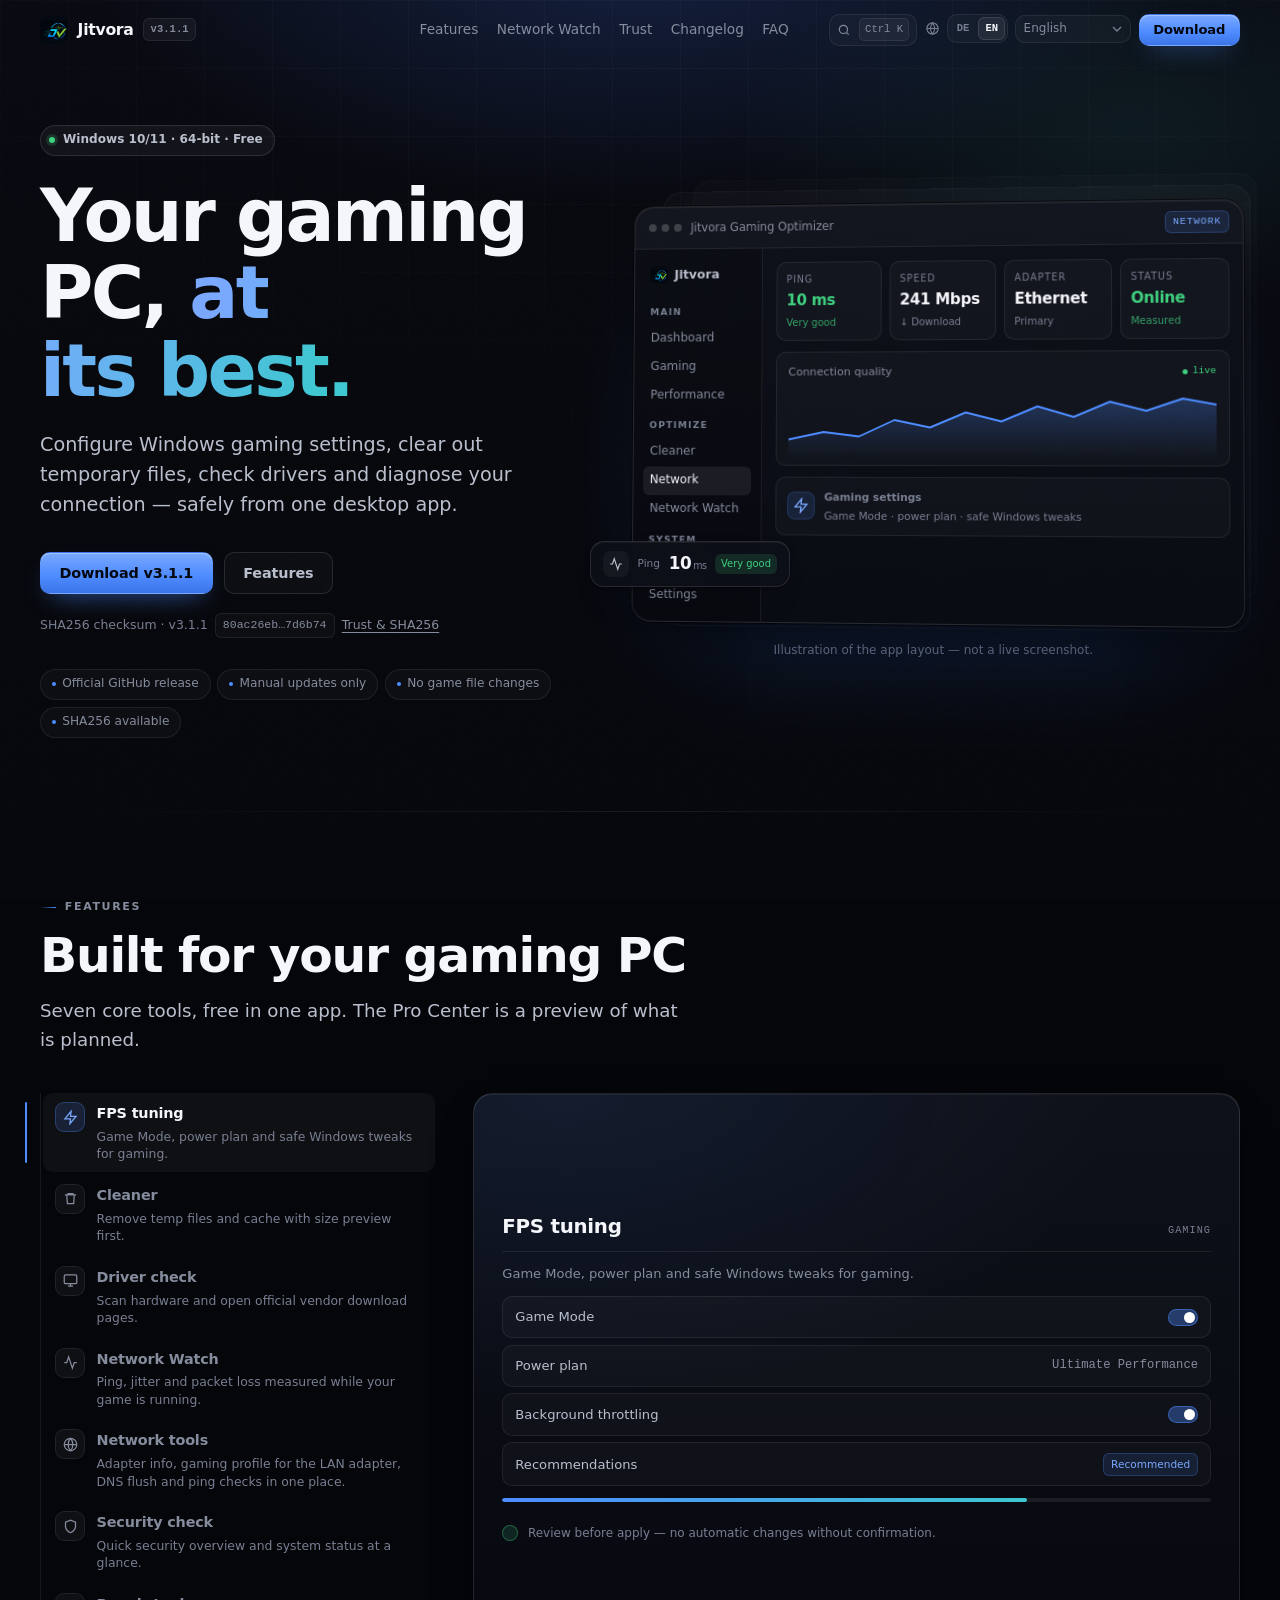
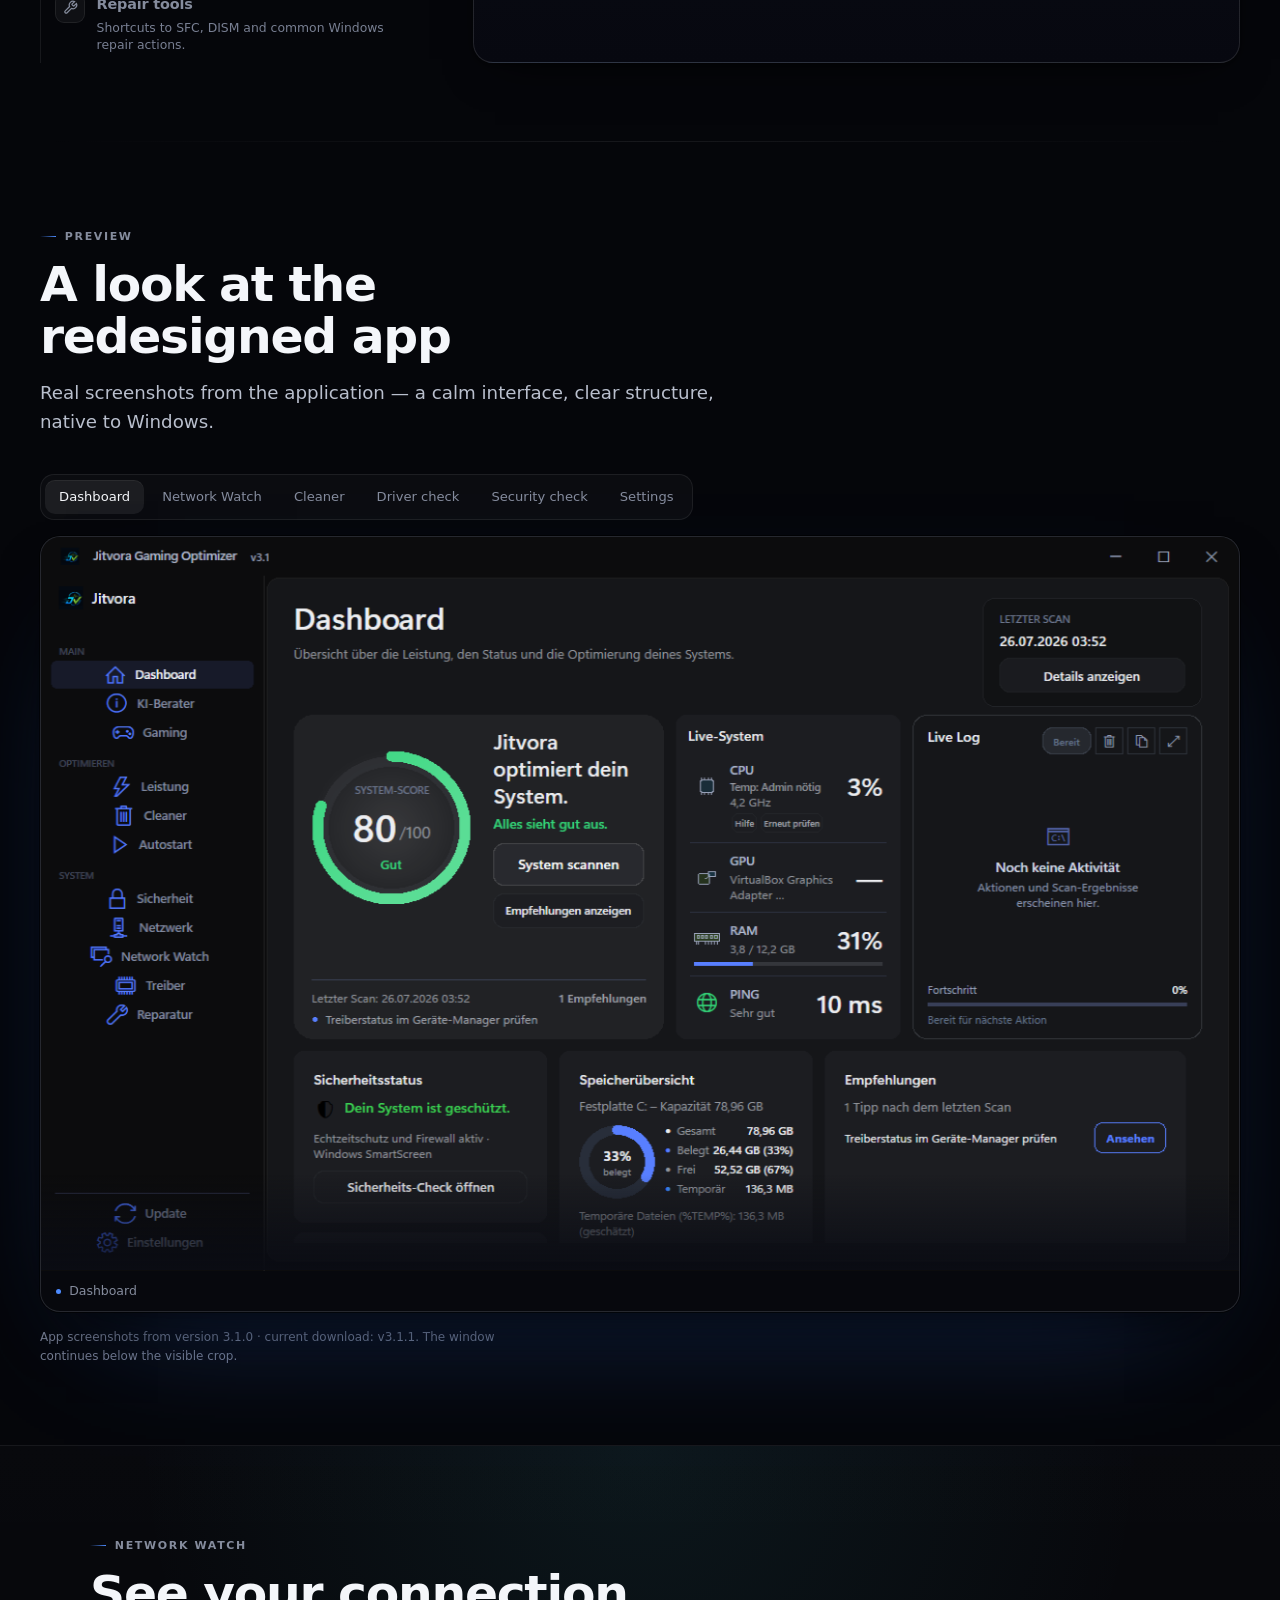
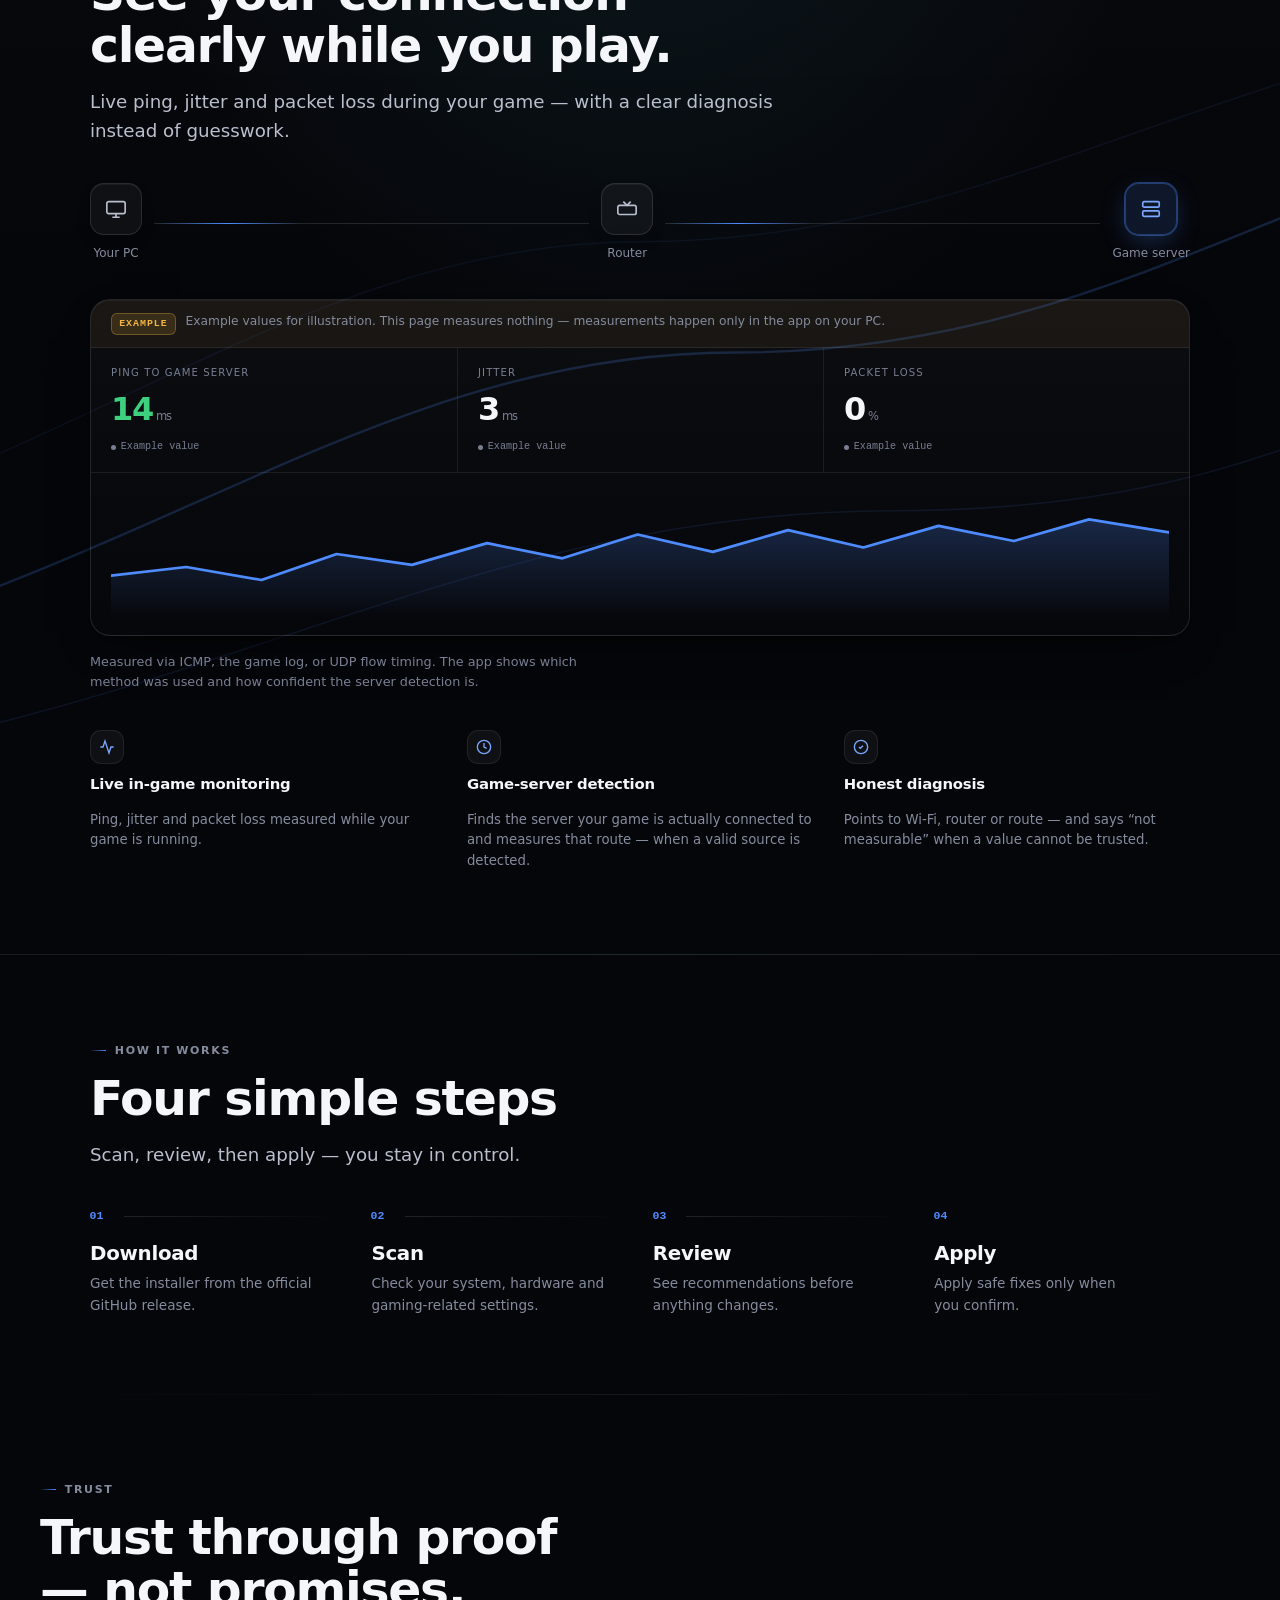
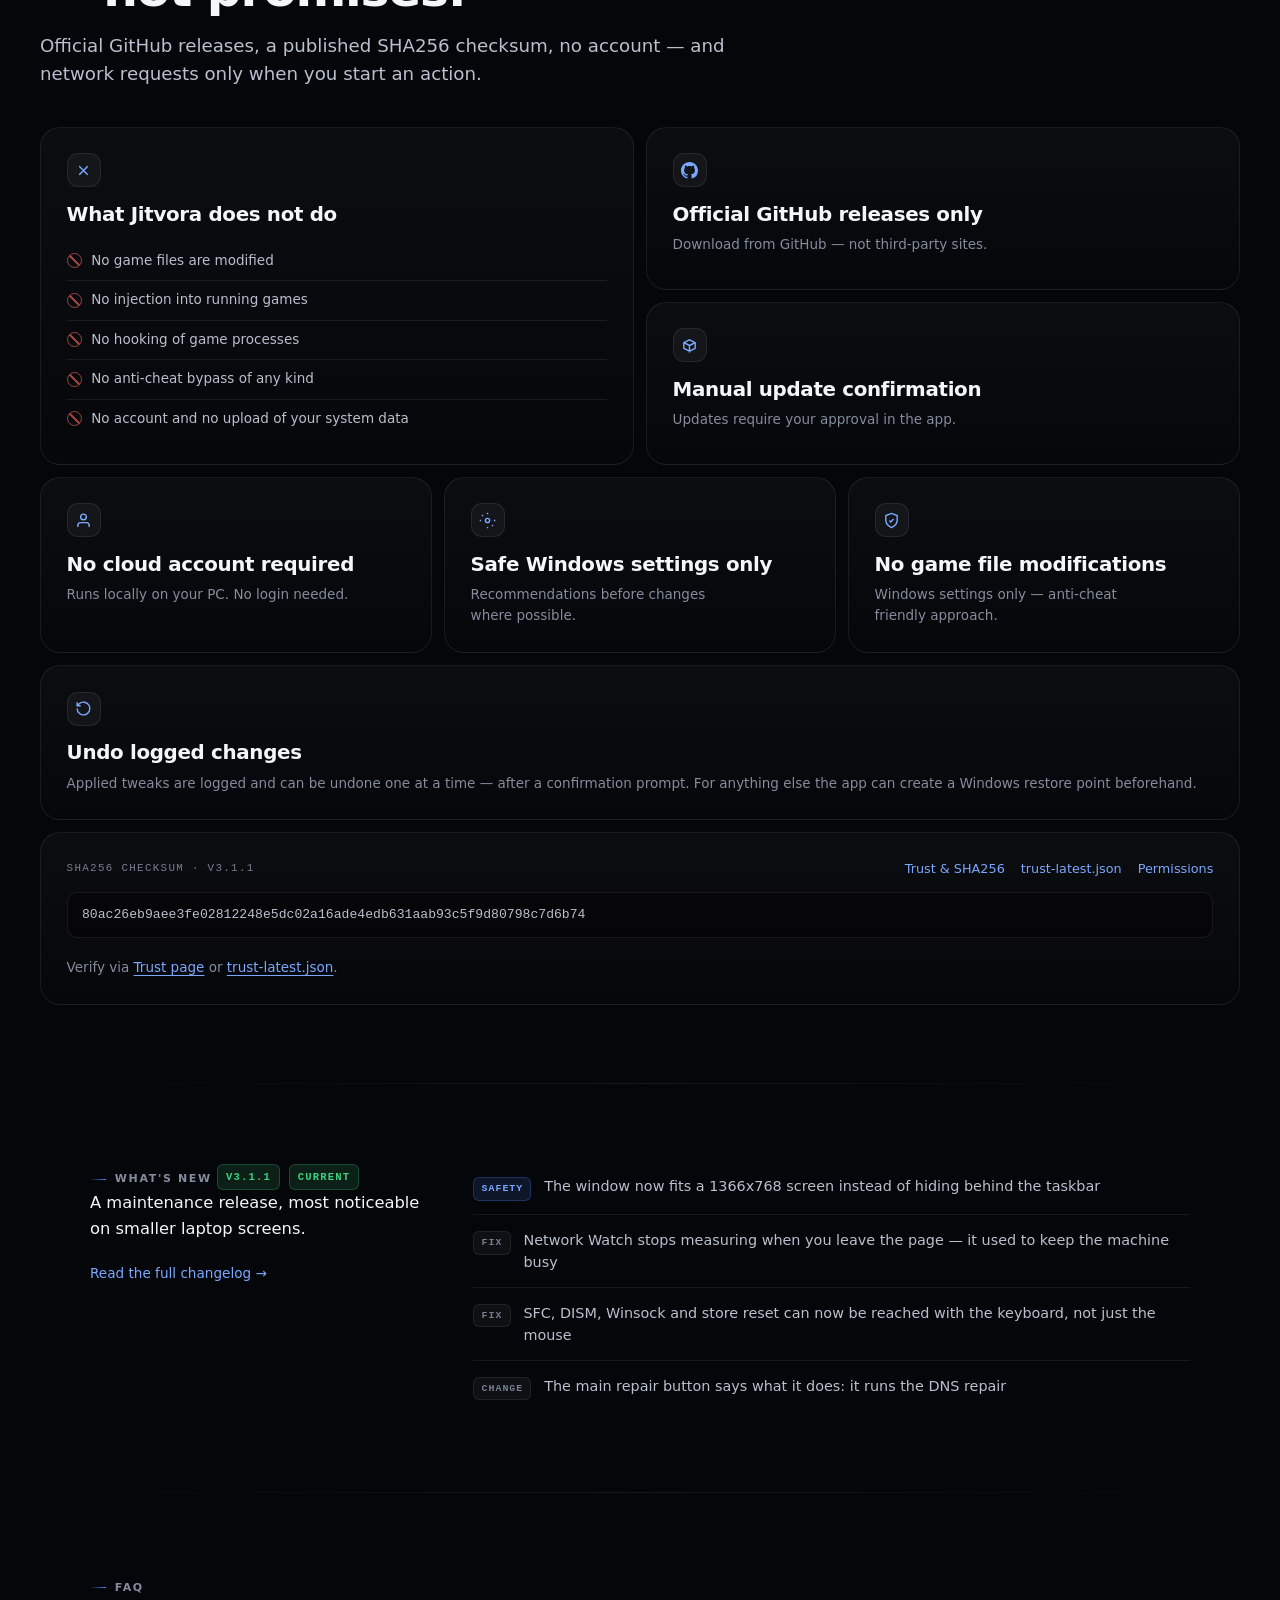
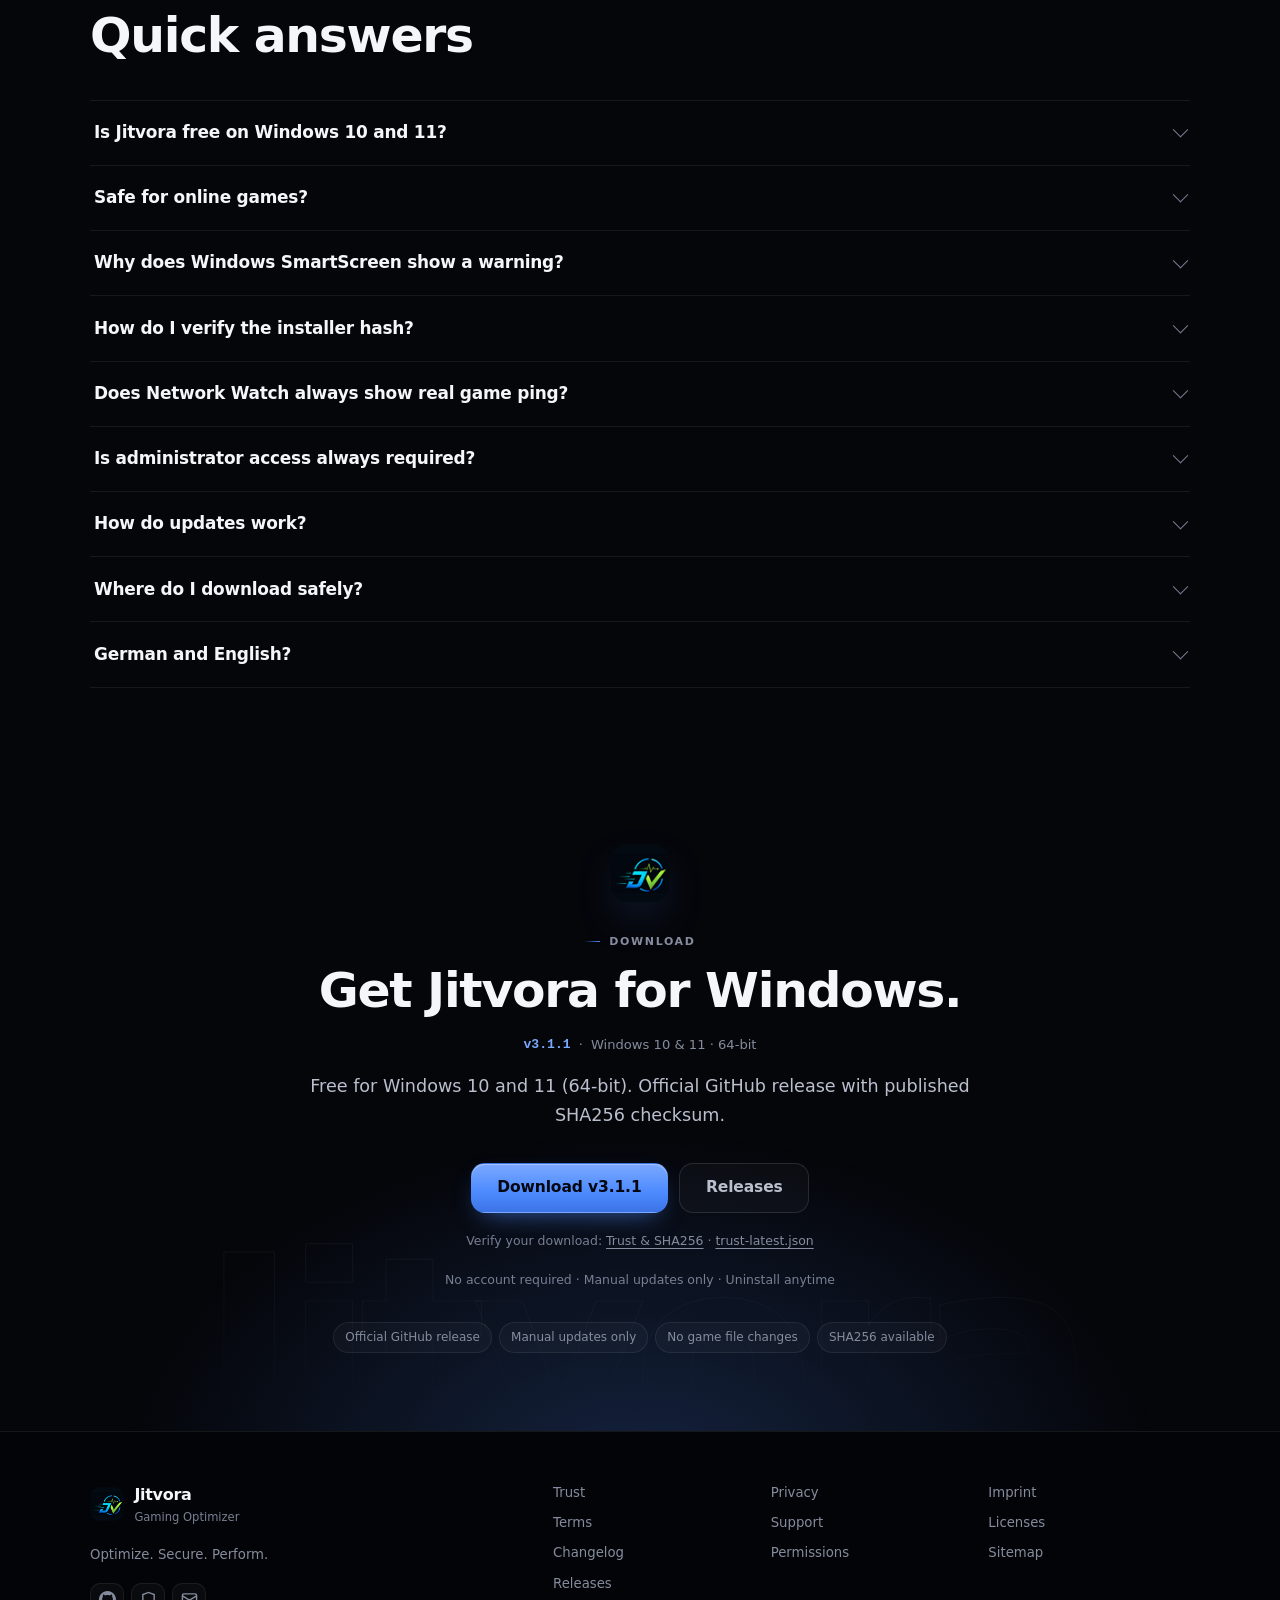
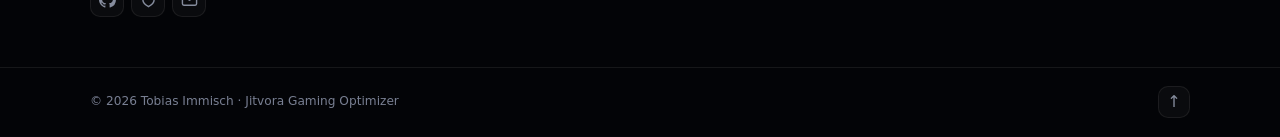
<file: docs/index.html>
<!DOCTYPE html>
<html lang="de" class="no-js">
<head>
  <meta charset="utf-8" />
  <meta name="viewport" content="width=device-width, initial-scale=1" />
  <meta name="theme-color" content="#05060a" />
  <link rel="icon" href="favicon.ico" sizes="any" />
  <link rel="icon" type="image/png" href="assets/brand/jitvora-logo-mark-64.png" sizes="64x64" />
  <link rel="icon" type="image/png" href="favicon.png" sizes="512x512" />
  <link rel="apple-touch-icon" href="assets/brand/jitvora-logo-mark.png" />
  <link rel="manifest" href="site.webmanifest" />
  <title data-i18n-title>Jitvora Gaming Optimizer — Windows Gaming Optimizer, FPS &amp; PC Cleaner</title>
  <meta name="description" data-i18n-desc content="Jitvora Gaming Optimizer — Windows gaming optimizer for FPS tuning, PC cleanup, driver checks, Network Watch, game latency monitoring and safe system tweaks. Free download v3.1.1 for Windows 10/11." />
  <meta name="keywords" content="Jitvora Gaming Optimizer, Jitvora Optimizer, Windows gaming optimizer, PC gaming optimizer, Network Watch, game latency monitor, gaming network diagnostics, Windows performance optimizer, FPS optimizer, PC cleaner, Windows 10, Windows 11" />
  <meta name="author" content="Tobias Immisch" />
  <meta name="robots" content="index, follow" />
  <link rel="canonical" href="https://jitvora.de/" />
  <meta property="og:type" content="website" />
  <meta property="og:site_name" content="Jitvora Gaming Optimizer" />
  <meta property="og:title" content="Jitvora Gaming Optimizer" />
  <meta property="og:description" content="Windows gaming optimizer — FPS, PC cleaner, Network Watch, driver checks and safe Windows tweaks. Download v3.1.1." />
  <meta property="og:url" content="https://jitvora.de/" />
  <meta property="og:image" content="https://jitvora.de/og-image.png" />
  <meta property="og:image:alt" content="Jitvora Gaming Optimizer logo" />
  <meta name="twitter:card" content="summary_large_image" />
  <meta name="twitter:title" content="Jitvora Gaming Optimizer" />
  <meta name="twitter:description" content="Windows gaming optimizer — FPS, PC cleaner, Network Watch and safe Windows tweaks." />
  <meta name="twitter:image" content="https://jitvora.de/og-image.png" />
  <script>document.documentElement.classList.remove('no-js');</script>
  <link rel="preload" as="image" href="assets/brand/jitvora-logo-mark-64.png" />
  <script src="site-lang-boot.js?v=20260802a"></script>
  <script src="site-i18n.js?v=20260802b" defer></script>
  <link rel="stylesheet" href="landing.css?v=20260802a" />
  <script type="application/ld+json">
  {
    "@context": "https://schema.org",
    "@type": "SoftwareApplication",
    "name": "Jitvora Gaming Optimizer",
    "operatingSystem": "Windows 10, Windows 11",
    "applicationCategory": "UtilitiesApplication",
    "description": "Jitvora Gaming Optimizer — Windows gaming optimizer with Network Watch, game latency monitoring, gaming network diagnostics, FPS tuning, PC cleanup, driver checks and safe Windows tweaks.",
    "downloadUrl": "https://github.com/LegendR622/Jitvora-Gaming-Optimizer/releases/download/v3.1.1/Jitvora_Gaming_Optimizer_Setup_v3.1.1.exe",
    "softwareVersion": "3.1.1",
    "offers": { "@type": "Offer", "price": "0", "priceCurrency": "EUR" },
    "author": { "@type": "Person", "name": "Tobias Immisch" },
    "url": "https://jitvora.de/"
  }
  </script>
  <script type="application/ld+json">
  {
    "@context": "https://schema.org",
    "@type": "FAQPage",
    "mainEntity": [
      { "@type": "Question", "name": "Is Jitvora free on Windows 10 and 11?",
        "acceptedAnswer": { "@type": "Answer", "text": "The seven core areas are free on 64-bit Windows 10 and 11 — no license key for v3.1.1. The Pro Center is a preview in this version." } },
      { "@type": "Question", "name": "Does Jitvora modify games or bypass anti-cheat?",
        "acceptedAnswer": { "@type": "Answer", "text": "No. Jitvora changes Windows settings only. It does not modify game files, inject into games, hook game processes or bypass anti-cheat systems." } },
      { "@type": "Question", "name": "Why does Windows SmartScreen show a warning?",
        "acceptedAnswer": { "@type": "Answer", "text": "v3.1.1 is not code-signed yet, so SmartScreen can warn about an unknown publisher. Verify the published SHA256 checksum before installing." } },
      { "@type": "Question", "name": "How do I verify the installer hash?",
        "acceptedAnswer": { "@type": "Answer", "text": "Run Get-FileHash .\\Jitvora_Gaming_Optimizer_Setup_v3.1.1.exe -Algorithm SHA256 in PowerShell and compare the result with the checksum on the Trust page or in trust-latest.json." } },
      { "@type": "Question", "name": "Does Network Watch always show real game ping?",
        "acceptedAnswer": { "@type": "Answer", "text": "No. Real game ping is shown only when a valid game-server connection is detected. Otherwise Jitvora labels the value as a diagnostic measurement or as not measurable." } },
      { "@type": "Question", "name": "Is administrator access always required?",
        "acceptedAnswer": { "@type": "Answer", "text": "No. The installer runs without administrator by default and the dashboard, tips and scans work without it. Repair actions such as SFC, DISM and Winsock reset need elevation, and Jitvora asks first." } }
    ]
  }
  </script>
</head>
<body>
  <a class="skip-link" href="#main-content">Skip to content</a>
  <div class="atmos" aria-hidden="true"></div>

  <div class="page">
    <!-- ═══════════════ navigation ═══════════════ -->
    <header class="nav" data-nav>
      <div class="nav-inner">
        <a class="brand" href="index.html">
          <img class="brand-mark" src="assets/brand/jitvora-logo-mark-64.png" alt="" width="28" height="28" decoding="async" />
          <span class="brand-name">Jitvora</span>
          <span class="brand-ver" data-app-version>v3.1.1</span>
        </a>

        <nav class="nav-links" data-i18n-aria="nav.menu" aria-label="Main">
          <a href="#features" data-i18n="nav.features">Features</a>
          <a href="#netwatch" data-i18n="netwatch.label">Network Watch</a>
          <a href="#trust" data-i18n="nav.trust">Trust</a>
          <a href="#whatsnew" data-i18n="nav.changelog">Changelog</a>
          <a href="#faq" data-i18n="nav.faq">FAQ</a>
        </nav>

        <div class="nav-actions">
          <button type="button" class="cmdk-trigger" data-cmdk-open aria-haspopup="dialog">
            <svg width="14" height="14" viewBox="0 0 24 24" fill="none" stroke="currentColor" stroke-width="2" aria-hidden="true"><circle cx="11" cy="11" r="7"/><path d="M20 20l-3.5-3.5"/></svg>
            <span data-i18n="cmd.trigger">Search</span>
            <kbd>Ctrl K</kbd>
          </button>
          <div class="lang-switch-wrap nav-lang-desktop" data-lang-switch></div>
          <a class="btn btn-primary btn-nav" href="#download" data-i18n="dl.navCta">Download</a>
          <button type="button" class="nav-burger" data-drawer-toggle aria-expanded="false" aria-controls="nav-drawer" data-i18n-aria="nav.menu" aria-label="Menu">
            <svg width="18" height="18" viewBox="0 0 24 24" fill="none" stroke="currentColor" stroke-width="2" aria-hidden="true"><path d="M4 7h16M4 12h16M4 17h16"/></svg>
          </button>
        </div>
        <span class="nav-progress" data-nav-progress aria-hidden="true"></span>
      </div>
    </header>

    <div class="nav-drawer" id="nav-drawer" data-drawer>
      <nav class="nav-drawer-links" data-i18n-aria="nav.menu" aria-label="Mobile navigation">
        <a href="#features" data-i18n="nav.features">Features</a>
        <a href="#netwatch" data-i18n="netwatch.label">Network Watch</a>
        <a href="#trust" data-i18n="nav.trust">Trust</a>
        <a href="#whatsnew" data-i18n="nav.changelog">Changelog</a>
        <a href="#faq" data-i18n="nav.faq">FAQ</a>
        <a href="https://github.com/LegendR622/Jitvora-Gaming-Optimizer" rel="noopener" data-i18n="nav.github">GitHub</a>
      </nav>
      <a class="btn btn-primary" href="#download" data-i18n="dl.navCta">Download</a>
      <div class="nav-drawer-lang lang-switch-wrap" data-lang-switch></div>
    </div>

    <main id="main-content">

      <!-- ═══════════════ hero ═══════════════ -->
      <section class="hero" aria-labelledby="hero-title" data-spotlight>
        <div class="hero-spot" aria-hidden="true"></div>
        <div class="hero-inner">
          <div class="hero-copy">
            <p class="hero-badge">
              <span class="hero-badge-dot" aria-hidden="true"></span>
              <span data-i18n="hero.badge">Windows 10/11 · 64-bit · Free</span>
            </p>
            <h1 id="hero-title" data-i18n="hero.headline.html">Your gaming PC, <span class="hero-accent">at its best.</span></h1>
            <p class="hero-sub" data-i18n="hero.sub">Configure Windows gaming settings, clear out temporary files, check drivers and diagnose your connection — safely from one desktop app.</p>

            <div class="hero-cta">
              <a class="btn btn-primary" data-dl-link href="https://github.com/LegendR622/Jitvora-Gaming-Optimizer/releases/download/v3.1.1/Jitvora_Gaming_Optimizer_Setup_v3.1.1.exe" data-i18n="hero.download" rel="noopener"><svg class="btn-icon" width="16" height="16" viewBox="0 0 24 24" fill="currentColor" aria-hidden="true"><path d="M3 5.5L12 3l9 2.5v13L12 21l-9-2.5V5.5zm2 .8v10.2l7 1.9V7.2L5 6.3zm9 .9v10.2l7-1.9V6.3l-7 1.9z"/></svg>Download {version}</a>
              <a class="btn btn-ghost" href="#features" data-i18n="nav.features">Features</a>
            </div>

            <p class="hero-verify">
              <span data-i18n="trust.sha">SHA256 checksum · {version}</span>
              <code data-hash-short>80ac26eb…7d6b74</code>
              <a href="trust.html" data-i18n="hero.trust">Trust &amp; SHA256</a>
            </p>

            <ul class="hero-pills" data-i18n-aria="hero.trustAria" aria-label="Trust highlights">
              <li data-i18n="hero.pill1">Official GitHub release</li>
              <li data-i18n="hero.pill2">Manual updates only</li>
              <li data-i18n="hero.pill3">No game file changes</li>
              <li data-i18n="hero.pill4">SHA256 available</li>
            </ul>
          </div>

          <div class="hero-stage">
            <div class="stage-ghost stage-ghost--2" aria-hidden="true"></div>
            <div class="stage-ghost stage-ghost--1" aria-hidden="true"></div>
            <figure class="stage-app" data-i18n-aria="hero.mock.note" aria-label="Illustration of the app layout">
              <div class="win-bar">
                <span class="win-dots" aria-hidden="true"><span></span><span></span><span></span></span>
                <span class="win-title">Jitvora Gaming Optimizer</span>
                <span class="win-chip" aria-hidden="true">Network</span>
              </div>
              <div class="win-body" aria-hidden="true">
                <aside class="win-side">
                  <p class="win-brand">
                    <img src="assets/brand/jitvora-logo-mark-64.png" alt="" width="18" height="18" decoding="async" />
                    <span>Jitvora</span>
                  </p>
                  <p class="win-group">Main</p>
                  <p class="win-nav">Dashboard</p>
                  <p class="win-nav">Gaming</p>
                  <p class="win-nav">Performance</p>
                  <p class="win-group">Optimize</p>
                  <p class="win-nav">Cleaner</p>
                  <p class="win-nav win-nav--active">Network</p>
                  <p class="win-nav">Network Watch</p>
                  <p class="win-group">System</p>
                  <p class="win-nav">Security</p>
                  <p class="win-nav">Settings</p>
                </aside>
                <div class="win-main">
                  <div class="win-tiles">
                    <div class="win-tile">
                      <span class="win-tile-k">Ping</span>
                      <span class="win-tile-v is-ok" data-count="10" data-suffix=" ms">10 ms</span>
                      <span class="win-tile-s is-ok" data-i18n="hero.win.status.good">Very good</span>
                    </div>
                    <div class="win-tile">
                      <span class="win-tile-k">Speed</span>
                      <span class="win-tile-v" data-count="241" data-suffix=" Mbps">241 Mbps</span>
                      <span class="win-tile-s">↓ Download</span>
                    </div>
                    <div class="win-tile">
                      <span class="win-tile-k">Adapter</span>
                      <span class="win-tile-v">Ethernet</span>
                      <span class="win-tile-s">Primary</span>
                    </div>
                    <div class="win-tile">
                      <span class="win-tile-k">Status</span>
                      <span class="win-tile-v is-ok" data-i18n="hero.win.online">Online</span>
                      <span class="win-tile-s is-ok">Measured</span>
                    </div>
                  </div>

                  <div class="win-card">
                    <div class="win-card-head">
                      <span data-i18n="hero.win.quality">Connection quality</span>
                      <span class="win-live" data-i18n="netwatch.rowLive">live</span>
                    </div>
                    <svg class="win-graph" viewBox="0 0 620 96" preserveAspectRatio="none" aria-hidden="true">
                      <defs>
                        <linearGradient id="hg" x1="0" y1="0" x2="0" y2="1">
                          <stop offset="0" stop-color="currentColor" stop-opacity="0.28"/>
                          <stop offset="1" stop-color="currentColor" stop-opacity="0"/>
                        </linearGradient>
                      </defs>
                      <path d="M0 70 L52 60 L104 66 L156 44 L208 54 L260 34 L312 46 L364 26 L416 40 L468 20 L520 32 L572 16 L620 24 L620 96 L0 96 Z" fill="url(#hg)"/>
                      <path class="draw" style="--len:700" d="M0 70 L52 60 L104 66 L156 44 L208 54 L260 34 L312 46 L364 26 L416 40 L468 20 L520 32 L572 16 L620 24" fill="none" stroke="currentColor" stroke-width="2.5" stroke-linecap="round" stroke-linejoin="round"/>
                    </svg>
                  </div>

                  <div class="win-row">
                    <span class="win-row-ico">
                      <svg width="16" height="16" viewBox="0 0 24 24" fill="none" stroke="currentColor" stroke-width="2"><path d="M13 2L3 14h9l-1 8 10-12h-9l1-8z"/></svg>
                    </span>
                    <div class="win-row-copy">
                      <p class="win-row-t" data-i18n="hero.mock.fps.title">Gaming settings</p>
                      <p data-i18n="hero.mock.fps.text">Game Mode · power plan · safe Windows tweaks</p>
                      <span class="win-track"><span></span></span>
                    </div>
                  </div>
                </div>
              </div>
            </figure>

            <div class="stage-frag stage-frag--ping" aria-hidden="true">
              <span class="frag-ico"><svg width="14" height="14" viewBox="0 0 24 24" fill="none" stroke="currentColor" stroke-width="2"><path d="M22 12h-4l-3 9L9 3l-3 9H2"/></svg></span>
              <span class="frag-k">Ping</span>
              <span class="frag-v">10<small>ms</small></span>
              <span class="frag-tag" data-i18n="hero.win.status.good">Very good</span>
            </div>
            <p class="mock-note" data-i18n="hero.mock.note">Illustration of the app layout — not a live screenshot.</p>
          </div>
        </div>
      </section>

      <!-- ═══════════════ feature explorer ═══════════════ -->
      <section class="section section--wide section--seam" id="features" aria-labelledby="features-title">
        <div class="sec-head reveal">
          <p class="eyebrow" data-i18n="feat.label">Features</p>
          <h2 id="features-title" data-i18n="feat.title">Built for your gaming PC</h2>
          <p class="sec-lead" data-i18n="feat.lead">Seven core tools, free in one app. The Pro Center is a preview of what is planned.</p>
        </div>

        <div class="showcase reveal">
          <div class="showcase-tabs" role="tablist" aria-orientation="vertical" data-i18n-aria="feat.label" aria-label="Features">
            <button type="button" class="showcase-tab" role="tab" id="tab-gaming" aria-controls="panel-gaming" aria-selected="true" tabindex="0">
              <span class="showcase-tab-ico" aria-hidden="true"><svg width="15" height="15" viewBox="0 0 24 24" fill="none" stroke="currentColor" stroke-width="2"><path d="M13 2L3 14h9l-1 8 10-12h-9l1-8z"/></svg></span>
              <span class="showcase-tab-copy">
                <span class="showcase-tab-t" data-i18n="feat.fps.title">FPS tuning</span>
                <span class="showcase-tab-d" data-i18n="feat.fps.text">Game Mode, power plan and safe Windows tweaks for gaming.</span>
              </span>
            </button>
            <button type="button" class="showcase-tab" role="tab" id="tab-cleaner" aria-controls="panel-cleaner" aria-selected="false" tabindex="-1">
              <span class="showcase-tab-ico" aria-hidden="true"><svg width="15" height="15" viewBox="0 0 24 24" fill="none" stroke="currentColor" stroke-width="2"><path d="M3 6h18M8 6V4h8v2M6 6l1 14h10l1-14"/></svg></span>
              <span class="showcase-tab-copy">
                <span class="showcase-tab-t" data-i18n="feat.clean.title">Cleaner</span>
                <span class="showcase-tab-d" data-i18n="feat.clean.text">Remove temporary files and cache with size preview first.</span>
              </span>
            </button>
            <button type="button" class="showcase-tab" role="tab" id="tab-drivers" aria-controls="panel-drivers" aria-selected="false" tabindex="-1">
              <span class="showcase-tab-ico" aria-hidden="true"><svg width="15" height="15" viewBox="0 0 24 24" fill="none" stroke="currentColor" stroke-width="2"><rect x="2" y="3" width="20" height="14" rx="2"/><path d="M8 21h8M12 17v4"/></svg></span>
              <span class="showcase-tab-copy">
                <span class="showcase-tab-t" data-i18n="feat.driver.title">Driver check</span>
                <span class="showcase-tab-d" data-i18n="feat.driver.text">Scan hardware and open official vendor download pages.</span>
              </span>
            </button>
            <button type="button" class="showcase-tab" role="tab" id="tab-watch" aria-controls="panel-watch" aria-selected="false" tabindex="-1">
              <span class="showcase-tab-ico" aria-hidden="true"><svg width="15" height="15" viewBox="0 0 24 24" fill="none" stroke="currentColor" stroke-width="2"><path d="M22 12h-4l-3 9L9 3l-3 9H2"/></svg></span>
              <span class="showcase-tab-copy">
                <span class="showcase-tab-t" data-i18n="netwatch.label">Network Watch</span>
                <span class="showcase-tab-d" data-i18n="netwatch.p1.text">Ping, jitter and packet loss measured while your game is running.</span>
              </span>
            </button>
            <button type="button" class="showcase-tab" role="tab" id="tab-network" aria-controls="panel-network" aria-selected="false" tabindex="-1">
              <span class="showcase-tab-ico" aria-hidden="true"><svg width="15" height="15" viewBox="0 0 24 24" fill="none" stroke="currentColor" stroke-width="2"><circle cx="12" cy="12" r="10"/><path d="M2 12h20M12 2a15 15 0 0 1 0 20M12 2a15 15 0 0 0 0 20"/></svg></span>
              <span class="showcase-tab-copy">
                <span class="showcase-tab-t" data-i18n="feat.net.title">Network tools</span>
                <span class="showcase-tab-d" data-i18n="feat.net.text">Adapter info, gaming profile for the LAN adapter, DNS flush and ping checks in one place.</span>
              </span>
            </button>
            <button type="button" class="showcase-tab" role="tab" id="tab-security" aria-controls="panel-security" aria-selected="false" tabindex="-1">
              <span class="showcase-tab-ico" aria-hidden="true"><svg width="15" height="15" viewBox="0 0 24 24" fill="none" stroke="currentColor" stroke-width="2"><path d="M12 22s8-4 8-10V5l-8-3-8 3v7c0 6 8 10 8 10z"/></svg></span>
              <span class="showcase-tab-copy">
                <span class="showcase-tab-t" data-i18n="feat.sec.title">Security check</span>
                <span class="showcase-tab-d" data-i18n="feat.sec.text">Quick security overview and system status at a glance.</span>
              </span>
            </button>
            <button type="button" class="showcase-tab" role="tab" id="tab-repair" aria-controls="panel-repair" aria-selected="false" tabindex="-1">
              <span class="showcase-tab-ico" aria-hidden="true"><svg width="15" height="15" viewBox="0 0 24 24" fill="none" stroke="currentColor" stroke-width="2"><path d="M14.7 6.3a1 1 0 0 0 0 1.4l1.6 1.6a1 1 0 0 0 1.4 0l3.77-3.77a6 6 0 0 1-7.94 7.94l-6.91 6.91a2.12 2.12 0 0 1-3-3l6.91-6.91a6 6 0 0 1 7.94-7.94l-3.76 3.76z"/></svg></span>
              <span class="showcase-tab-copy">
                <span class="showcase-tab-t" data-i18n="feat.repair.title">Repair tools</span>
                <span class="showcase-tab-d" data-i18n="feat.repair.text">Shortcuts to SFC, DISM and common Windows repair actions.</span>
              </span>
            </button>
          </div>

          <div class="showcase-stage">
            <!-- Gaming -->
            <div class="showcase-panel" role="tabpanel" id="panel-gaming" aria-labelledby="tab-gaming" tabindex="0">
              <div class="panel-head">
                <h3 data-i18n="feat.fps.title">FPS tuning</h3>
                <span class="panel-tag">Gaming</span>
              </div>
              <p class="panel-note" data-i18n="feat.fps.text">Game Mode, power plan and safe Windows tweaks for gaming.</p>
              <div class="demo-rows">
                <div class="demo-row">
                  <span class="demo-row-k">Game Mode</span>
                  <span class="demo-toggle demo-toggle--on" aria-hidden="true"><span></span></span>
                </div>
                <div class="demo-row">
                  <span class="demo-row-k" data-i18n="ui.powerPlan">Power plan</span>
                  <span class="demo-row-v">Ultimate Performance</span>
                </div>
                <div class="demo-row">
                  <span class="demo-row-k" data-i18n="ui.backgroundThrottling">Background throttling</span>
                  <span class="demo-toggle demo-toggle--on" aria-hidden="true"><span></span></span>
                </div>
                <div class="demo-row">
                  <span class="demo-row-k" data-i18n="hero.mock.rec.title">Recommendations</span>
                  <span class="demo-tag demo-tag--blue" data-i18n="ui.recommended">Recommended</span>
                </div>
              </div>
              <div class="demo-bar" style="--w:74%" aria-hidden="true"><span></span></div>
            </div>

            <!-- Cleaner -->
            <div class="showcase-panel" role="tabpanel" id="panel-cleaner" aria-labelledby="tab-cleaner" tabindex="0" hidden>
              <div class="panel-head">
                <h3 data-i18n="feat.clean.title">Cleaner</h3>
                <span class="panel-tag" data-i18n="ui.preview">Preview</span>
              </div>
              <p class="panel-note" data-i18n="feat.clean.text">Remove temporary files and cache with size preview first.</p>
              <div class="demo-rows">
                <div class="demo-row">
                  <span class="demo-check" aria-hidden="true"><svg width="10" height="10" viewBox="0 0 24 24" fill="none" stroke="currentColor" stroke-width="4"><path d="M4 12l6 6L20 5"/></svg></span>
                  <span class="demo-row-k">Windows Temp</span><span class="demo-row-v">1.8 GB</span>
                </div>
                <div class="demo-row">
                  <span class="demo-check" aria-hidden="true"><svg width="10" height="10" viewBox="0 0 24 24" fill="none" stroke="currentColor" stroke-width="4"><path d="M4 12l6 6L20 5"/></svg></span>
                  <span class="demo-row-k">User Temp</span><span class="demo-row-v">640 MB</span>
                </div>
                <div class="demo-row">
                  <span class="demo-check demo-check--off" aria-hidden="true"></span>
                  <span class="demo-row-k">Prefetch</span><span class="demo-tag" data-i18n="ui.optional">Optional</span>
                </div>
              </div>
              <div class="demo-term" aria-hidden="true">
                <b>scan</b> · 3 <i>locations</i><br />
                <b>preview</b> · <i>nothing deleted until you confirm</i>
              </div>
            </div>

            <!-- Drivers -->
            <div class="showcase-panel" role="tabpanel" id="panel-drivers" aria-labelledby="tab-drivers" tabindex="0" hidden>
              <div class="panel-head">
                <h3 data-i18n="feat.driver.title">Driver check</h3>
                <span class="panel-tag">Hardware</span>
              </div>
              <p class="panel-note" data-i18n="feat.driver.text">Scan hardware and open official vendor download pages.</p>
              <div class="demo-rows">
                <div class="demo-row"><span class="demo-row-k">GPU</span><span class="demo-row-v">Detected</span><span class="demo-tag demo-tag--blue">Vendor site</span></div>
                <div class="demo-row"><span class="demo-row-k">Chipset</span><span class="demo-row-v">Detected</span><span class="demo-tag demo-tag--blue">Vendor site</span></div>
                <div class="demo-row"><span class="demo-row-k">Network adapter</span><span class="demo-row-v">Detected</span><span class="demo-tag demo-tag--blue">Vendor site</span></div>
                <div class="demo-row"><span class="demo-row-k">Audio</span><span class="demo-row-v">Detected</span><span class="demo-tag demo-tag--blue">Vendor site</span></div>
              </div>
              <div class="demo-term" aria-hidden="true">
                <b>review</b> · <i data-i18n="hero.mock.rec.text">Review before apply — no automatic changes without confirmation.</i>
              </div>
            </div>

            <!-- Network Watch -->
            <div class="showcase-panel" role="tabpanel" id="panel-watch" aria-labelledby="tab-watch" tabindex="0" hidden>
              <div class="panel-head">
                <h3 data-i18n="netwatch.label">Network Watch</h3>
                <span class="panel-tag" data-i18n="netwatch.sampleShort">Example</span>
              </div>
              <p class="panel-note" data-i18n="netwatch.p3.text">Points to Wi-Fi, router or route — and says “not measurable” when a value cannot be trusted.</p>
              <div class="demo-grid2">
                <div class="demo-stat"><span class="demo-stat-k" data-i18n="netwatch.row1">Ping to game server</span><span class="demo-stat-v">14<small>ms</small></span></div>
                <div class="demo-stat"><span class="demo-stat-k" data-i18n="netwatch.row2">Jitter</span><span class="demo-stat-v">3<small>ms</small></span></div>
                <div class="demo-stat"><span class="demo-stat-k" data-i18n="netwatch.row3">Packet loss</span><span class="demo-stat-v">0<small>%</small></span></div>
                <div class="demo-stat"><span class="demo-stat-k" data-i18n="netwatch.node.router">Router</span><span class="demo-stat-v">1<small>ms</small></span></div>
              </div>
              <div class="demo-term" aria-hidden="true">
                <b>route</b> · PC → <i>router</i> → <i>game server</i><br />
                <b>note</b> · <i>real game ping only when a game connection is detected</i>
              </div>
            </div>

            <!-- Network tools -->
            <div class="showcase-panel" role="tabpanel" id="panel-network" aria-labelledby="tab-network" tabindex="0" hidden>
              <div class="panel-head">
                <h3 data-i18n="feat.net.title">Network tools</h3>
                <span class="panel-tag">Windows</span>
              </div>
              <p class="panel-note" data-i18n="feat.net.text">Adapter info, gaming profile for the LAN adapter, DNS flush and ping checks in one place.</p>
              <div class="demo-rows">
                <div class="demo-row"><span class="demo-row-k">Adapter</span><span class="demo-row-v">Ethernet · Primary</span></div>
                <div class="demo-row"><span class="demo-row-k">DNS flush</span><span class="demo-tag" data-i18n="ui.recommended">Recommended</span></div>
                <div class="demo-row"><span class="demo-row-k">Gateway ping</span><span class="demo-row-v is-ok">1 ms</span></div>
                <div class="demo-row"><span class="demo-row-k">Gaming profile</span><span class="demo-tag" data-i18n="ui.optional">Optional</span></div>
              </div>
            </div>

            <!-- Security -->
            <div class="showcase-panel" role="tabpanel" id="panel-security" aria-labelledby="tab-security" tabindex="0" hidden>
              <div class="panel-head">
                <h3 data-i18n="feat.sec.title">Security check</h3>
                <span class="panel-tag">System</span>
              </div>
              <p class="panel-note" data-i18n="feat.sec.text">Quick security overview and system status at a glance.</p>
              <div class="demo-rows">
                <div class="demo-row"><span class="demo-row-k">Windows Defender</span><span class="demo-row-v is-ok">Active</span></div>
                <div class="demo-row"><span class="demo-row-k">Firewall</span><span class="demo-row-v is-ok">Active</span></div>
                <div class="demo-row"><span class="demo-row-k">SmartScreen</span><span class="demo-row-v">—</span></div>
                <div class="demo-row"><span class="demo-row-k" data-i18n="safe.6.title">No cloud account required</span><span class="demo-tag demo-tag--ok">Local</span></div>
              </div>
            </div>

            <!-- Repair -->
            <div class="showcase-panel" role="tabpanel" id="panel-repair" aria-labelledby="tab-repair" tabindex="0" hidden>
              <div class="panel-head">
                <h3 data-i18n="feat.repair.title">Repair tools</h3>
                <span class="panel-tag">Windows</span>
              </div>
              <p class="panel-note" data-i18n="feat.repair.text">Shortcuts to SFC, DISM and common Windows repair actions.</p>
              <div class="demo-term" aria-hidden="true">
                <b>sfc</b> /scannow<br />
                <b>DISM</b> /Online /Cleanup-Image /RestoreHealth<br />
                <b>netsh</b> winsock reset<br />
                <i>elevation requested per action — never in the background</i>
              </div>
              <div class="demo-rows">
                <div class="demo-row"><span class="demo-row-k">Restore point</span><span class="demo-tag" data-i18n="ui.recommended">Recommended</span></div>
              </div>
            </div>

            <p class="showcase-foot" data-i18n="hero.mock.rec.text">Review before apply — no automatic changes without confirmation.</p>
          </div>
        </div>
      </section>

      <!-- ═══════════════ real screenshots ═══════════════ -->
      <section class="section section--wide section--seam" id="preview" aria-labelledby="preview-title">
        <div class="sec-head reveal">
          <p class="eyebrow" data-i18n="preview.label">Preview</p>
          <h2 id="preview-title" data-i18n="preview.title">A look at the redesigned app</h2>
          <p class="sec-lead" data-i18n="preview.lead">Real screenshots from the application — a calm interface, clear structure, native to Windows.</p>
        </div>
        <div class="gallery reveal">
          <div class="gal-tabs" role="tablist" data-i18n-aria="preview.label" aria-label="Screenshots">
            <button type="button" class="gal-tab" role="tab" id="galtab-dashboard"
                    aria-controls="galpanel-dashboard" aria-selected="true" tabindex="0">
              <span data-i18n="preview.cap1">Dashboard</span>
            </button>
            <button type="button" class="gal-tab" role="tab" id="galtab-network-watch"
                    aria-controls="galpanel-network-watch" aria-selected="false" tabindex="-1">
              <span data-i18n="preview.cap2">Network Watch</span>
            </button>
            <button type="button" class="gal-tab" role="tab" id="galtab-cleaner"
                    aria-controls="galpanel-cleaner" aria-selected="false" tabindex="-1">
              <span data-i18n="feat.clean.title">Cleaner</span>
            </button>
            <button type="button" class="gal-tab" role="tab" id="galtab-drivers"
                    aria-controls="galpanel-drivers" aria-selected="false" tabindex="-1">
              <span data-i18n="feat.driver.title">Driver check</span>
            </button>
            <button type="button" class="gal-tab" role="tab" id="galtab-security"
                    aria-controls="galpanel-security" aria-selected="false" tabindex="-1">
              <span data-i18n="feat.sec.title">Security check</span>
            </button>
            <button type="button" class="gal-tab" role="tab" id="galtab-settings"
                    aria-controls="galpanel-settings" aria-selected="false" tabindex="-1">
              <span data-i18n="preview.cap3">Settings</span>
            </button>
          </div>
          <div class="gal-stage">
          <figure class="gal-shot" role="tabpanel" id="galpanel-dashboard"
                  aria-labelledby="galtab-dashboard" tabindex="0">
            <picture>
                            <img src="assets/preview/dashboard.png" alt="Jitvora dashboard: system score, live CPU, GPU and RAM readings, security status and recommendations" data-i18n-alt="alt.shot.dashboard"
                   width="1200" height="760" decoding="async"
                   loading="eager" />
            </picture>
            <figcaption><span data-i18n="preview.cap1">Dashboard</span></figcaption>
          </figure>
          <figure class="gal-shot" role="tabpanel" id="galpanel-network-watch"
                  aria-labelledby="galtab-network-watch" tabindex="0" hidden>
            <picture>
                            <img src="assets/preview/network-watch.png" alt="Jitvora Network Watch: game-server detection with ping, packet loss, jitter and a diagnosis panel" data-i18n-alt="alt.shot.netwatch"
                   width="1200" height="760" decoding="async"
                   loading="lazy" />
            </picture>
            <figcaption><span data-i18n="preview.cap2">Network Watch</span></figcaption>
          </figure>
          <figure class="gal-shot" role="tabpanel" id="galpanel-cleaner"
                  aria-labelledby="galtab-cleaner" tabindex="0" hidden>
            <picture>
                            <img src="assets/preview/cleaner.png" alt="Jitvora Cleaner: the cleanup categories — browser cache, temporary files and shader cache — that a scan checks first" data-i18n-alt="alt.shot.cleaner"
                   width="1200" height="760" decoding="async"
                   loading="lazy" />
            </picture>
            <figcaption><span data-i18n="feat.clean.title">Cleaner</span></figcaption>
          </figure>
          <figure class="gal-shot" role="tabpanel" id="galpanel-drivers"
                  aria-labelledby="galtab-drivers" tabindex="0" hidden>
            <picture>
                            <img src="assets/preview/drivers.png" alt="Jitvora driver check: detected hardware with the source for every driver update" data-i18n-alt="alt.shot.drivers"
                   width="1200" height="760" decoding="async"
                   loading="lazy" />
            </picture>
            <figcaption><span data-i18n="feat.driver.title">Driver check</span></figcaption>
          </figure>
          <figure class="gal-shot" role="tabpanel" id="galpanel-security"
                  aria-labelledby="galtab-security" tabindex="0" hidden>
            <picture>
                            <img src="assets/preview/security.png" alt="Jitvora security check: Defender, firewall and SmartScreen status at a glance" data-i18n-alt="alt.shot.security"
                   width="1200" height="760" decoding="async"
                   loading="lazy" />
            </picture>
            <figcaption><span data-i18n="feat.sec.title">Security check</span></figcaption>
          </figure>
          <figure class="gal-shot" role="tabpanel" id="galpanel-settings"
                  aria-labelledby="galtab-settings" tabindex="0" hidden>
            <picture>
                            <img src="assets/preview/settings.png" alt="Jitvora settings: language, theme, text size, scan depth and restore points" data-i18n-alt="alt.shot.settings"
                   width="1200" height="760" decoding="async"
                   loading="lazy" />
            </picture>
            <figcaption><span data-i18n="preview.cap3">Settings</span></figcaption>
          </figure>
          </div>
        </div>
        <p class="gal-hint">
          <svg width="14" height="14" viewBox="0 0 24 24" fill="none" stroke="currentColor" stroke-width="2" aria-hidden="true"><path d="M8 5l-5 7 5 7M16 5l5 7-5 7"/></svg>
          <span data-i18n="preview.pan">Swipe sideways to explore</span>
        </p>
        <p class="shots-note" data-i18n="preview.version">App screenshots from version 3.0.6 · current download: {version}. The window continues below the visible crop.</p>
      </section>

      <!-- ═══════════════ network watch (full-bleed) ═══════════════ -->
      <section class="netwatch" id="netwatch" aria-labelledby="netwatch-title">
        <svg class="netwatch-bg" viewBox="0 0 1440 700" preserveAspectRatio="xMidYMid slice" aria-hidden="true">
          <path d="M-60 540 C 340 540, 500 320, 780 320 S 1180 150, 1500 150" fill="none" stroke="currentColor" stroke-width="1.5"/>
          <path d="M-60 600 C 400 600, 560 420, 880 420 S 1240 270, 1520 270" fill="none" stroke="currentColor" stroke-width="1" opacity="0.5"/>
          <path d="M-60 470 C 300 470, 460 250, 720 250 S 1120 90, 1500 90" fill="none" stroke="currentColor" stroke-width="1" opacity="0.35"/>
        </svg>
        <div class="netwatch-inner">
          <div class="sec-head reveal">
            <p class="eyebrow" data-i18n="netwatch.label">Network Watch</p>
            <h2 id="netwatch-title" data-i18n="netwatch.title">See your connection clearly while you play.</h2>
            <p class="sec-lead" data-i18n="netwatch.lead">Live ping, jitter and packet loss during your game — with a clear diagnosis instead of guesswork.</p>
          </div>

          <div class="net-route reveal" data-i18n-aria="netwatch.title" aria-label="Route from your PC to the game server">
            <div class="net-node">
              <span class="net-node-dot" aria-hidden="true"><svg width="22" height="22" viewBox="0 0 24 24" fill="none" stroke="currentColor" stroke-width="1.8"><rect x="2" y="4" width="20" height="13" rx="2"/><path d="M8 21h8M12 17v4"/></svg></span>
              <span class="net-node-label" data-i18n="netwatch.node.pc">Your PC</span>
            </div>
            <span class="net-link" aria-hidden="true"><span class="net-link-pulse"></span></span>
            <div class="net-node">
              <span class="net-node-dot" aria-hidden="true"><svg width="22" height="22" viewBox="0 0 24 24" fill="none" stroke="currentColor" stroke-width="1.8"><rect x="2" y="8" width="20" height="10" rx="2"/><path d="M6 13h.01M10 13h.01M8 4l4 4 4-4"/></svg></span>
              <span class="net-node-label" data-i18n="netwatch.node.router">Router</span>
            </div>
            <span class="net-link" aria-hidden="true"><span class="net-link-pulse net-link-pulse--2"></span></span>
            <div class="net-node net-node--dest">
              <span class="net-node-dot" aria-hidden="true"><svg width="22" height="22" viewBox="0 0 24 24" fill="none" stroke="currentColor" stroke-width="1.8"><rect x="3" y="4" width="18" height="6" rx="1.5"/><rect x="3" y="14" width="18" height="6" rx="1.5"/><path d="M7 7h.01M7 17h.01"/></svg></span>
              <span class="net-node-label" data-i18n="netwatch.node.server">Game server</span>
            </div>
          </div>

          <div class="net-diag reveal">
            <p class="net-diag-head">
              <span class="net-sample-chip" data-i18n="netwatch.sampleShort">Example</span>
              <span data-i18n="netwatch.caption">Example values for illustration. This page measures nothing — measurements happen only in the app on your PC.</span>
            </p>
            <div class="net-stats">
              <div class="net-stat net-stat--good">
                <span class="net-stat-k" data-i18n="netwatch.row1">Ping to game server</span>
                <span class="net-stat-v">14<small>ms</small></span>
                <span class="net-stat-s" data-i18n="netwatch.sample">Example value</span>
              </div>
              <div class="net-stat">
                <span class="net-stat-k" data-i18n="netwatch.row2">Jitter</span>
                <span class="net-stat-v">3<small>ms</small></span>
                <span class="net-stat-s" data-i18n="netwatch.sample">Example value</span>
              </div>
              <div class="net-stat">
                <span class="net-stat-k" data-i18n="netwatch.row3">Packet loss</span>
                <span class="net-stat-v">0<small>%</small></span>
                <span class="net-stat-s" data-i18n="netwatch.sample">Example value</span>
              </div>
            </div>
            <div class="net-graphwrap">
              <svg class="net-graph" viewBox="0 0 900 120" preserveAspectRatio="none" aria-hidden="true">
                <defs>
                  <linearGradient id="ng" x1="0" y1="0" x2="0" y2="1">
                    <stop offset="0" stop-color="currentColor" stop-opacity="0.24"/>
                    <stop offset="1" stop-color="currentColor" stop-opacity="0"/>
                  </linearGradient>
                </defs>
                <path d="M0 80 L64 72 L128 84 L192 60 L256 70 L320 50 L384 64 L448 42 L512 58 L576 38 L640 54 L704 34 L768 48 L832 28 L900 40 L900 120 L0 120 Z" fill="url(#ng)"/>
                <path class="draw" style="--len:960" d="M0 80 L64 72 L128 84 L192 60 L256 70 L320 50 L384 64 L448 42 L512 58 L576 38 L640 54 L704 34 L768 48 L832 28 L900 40" fill="none" stroke="currentColor" stroke-width="2.5" stroke-linecap="round" stroke-linejoin="round"/>
              </svg>
            </div>
          </div>

          <p class="net-method" data-i18n="netwatch.method">Measured via ICMP, the game log, or UDP flow timing. The app shows which method was used and how confident the server detection is.</p>

          <ul class="net-points reveal stagger">
            <li>
              <span class="net-point-ico" aria-hidden="true"><svg width="16" height="16" viewBox="0 0 24 24" fill="none" stroke="currentColor" stroke-width="2"><path d="M22 12h-4l-3 9L9 3l-3 9H2"/></svg></span>
              <strong data-i18n="netwatch.p1.title">Live in-game monitoring</strong>
              <span class="net-point-text" data-i18n="netwatch.p1.text">Ping, jitter and packet loss measured while your game is running.</span>
            </li>
            <li>
              <span class="net-point-ico" aria-hidden="true"><svg width="16" height="16" viewBox="0 0 24 24" fill="none" stroke="currentColor" stroke-width="2"><circle cx="12" cy="12" r="10"/><path d="M12 6v6l4 2"/></svg></span>
              <strong data-i18n="netwatch.p2.title">Game-server detection</strong>
              <span class="net-point-text" data-i18n="netwatch.p2.text">Finds the server your game is actually connected to and measures that route — when a valid source is detected.</span>
            </li>
            <li>
              <span class="net-point-ico" aria-hidden="true"><svg width="16" height="16" viewBox="0 0 24 24" fill="none" stroke="currentColor" stroke-width="2"><circle cx="12" cy="12" r="10"/><path d="M9 12l2 2 4-4"/></svg></span>
              <strong data-i18n="netwatch.p3.title">Honest diagnosis</strong>
              <span class="net-point-text" data-i18n="netwatch.p3.text">Points to Wi-Fi, router or route — and says “not measurable” when a value cannot be trusted.</span>
            </li>
          </ul>
        </div>
      </section>

      <!-- ═══════════════ how it works ═══════════════ -->
      <section class="section" id="how" aria-labelledby="how-title">
        <div class="sec-head reveal">
          <p class="eyebrow" data-i18n="how.label">How it works</p>
          <h2 id="how-title" data-i18n="how.title">Four simple steps</h2>
          <p class="sec-lead" data-i18n="how.lead">Scan, review, apply — you stay in control.</p>
        </div>
        <ol class="steps reveal stagger" style="list-style:none;margin:0;padding:0">
          <li class="step">
            <h3 data-i18n="dl.label">Download</h3>
            <p data-i18n="how.s0.text">Get the installer from the official GitHub release.</p>
          </li>
          <li class="step">
            <h3 data-i18n="how.s1.title">Scan</h3>
            <p data-i18n="how.s1.text">Check your system, hardware and gaming-relevant settings.</p>
          </li>
          <li class="step">
            <h3 data-i18n="how.s2.title">Review</h3>
            <p data-i18n="how.s2.text">See the recommendations before anything changes.</p>
          </li>
          <li class="step">
            <h3 data-i18n="how.s3.title">Apply</h3>
            <p data-i18n="how.s3.text">Safe fixes are applied only after your confirmation.</p>
          </li>
        </ol>
      </section>

      <!-- ═══════════════ trust ═══════════════ -->
      <section class="section section--wide section--seam" id="trust" aria-labelledby="trust-title">
        <div class="sec-head reveal">
          <p class="eyebrow" data-i18n="nav.trust">Trust</p>
          <h2 id="trust-title" data-i18n="trust.title">Trust through proof — not promises.</h2>
          <p class="sec-lead" data-i18n="trust.lead">Official GitHub releases, a published SHA256 checksum, no account — and network requests only when you start an action.</p>
        </div>

        <div class="bento reveal">
          <article class="tile tile--nots">
            <span class="tile-ico" aria-hidden="true"><svg width="17" height="17" viewBox="0 0 24 24" fill="none" stroke="currentColor" stroke-width="2"><path d="M18 6L6 18M6 6l12 12"/></svg></span>
            <h3 data-i18n="trust.nots.title">What Jitvora does not do</h3>
            <ul class="nots">
              <li data-i18n="trust.nots.1">No game files are modified</li>
              <li data-i18n="trust.nots.2">No injection into running games</li>
              <li data-i18n="trust.nots.3">No hooking of game processes</li>
              <li data-i18n="trust.nots.4">No anti-cheat bypass of any kind</li>
              <li data-i18n="trust.nots.5">No account and no upload of your system data</li>
            </ul>
          </article>

          <article class="tile tile--3">
            <span class="tile-ico" aria-hidden="true"><svg width="17" height="17" viewBox="0 0 24 24" fill="currentColor"><path d="M12 0C5.37 0 0 5.37 0 12c0 5.31 3.435 9.795 8.205 11.385.6.105.825-.255.825-.57 0-.285-.015-1.23-.015-2.235-3.015.555-3.795-.735-4.035-1.41-.135-.345-.72-1.41-1.23-1.695-.42-.225-1.02-.78-.015-.795.945-.015 1.62.87 1.845 1.23 1.08 1.815 2.805 1.305 3.495.99.105-.78.42-1.305.765-1.605-2.67-.3-5.46-1.335-5.46-5.925 0-1.305.465-2.385 1.23-3.225-.12-.3-.54-1.53.12-3.18 0 0 1.005-.315 3.3 1.23.96-.27 1.98-.405 3-.405s2.04.135 3 .405c2.295-1.56 3.3-1.23 3.3-1.23.66 1.65.24 2.88.12 3.18.765.84 1.23 1.905 1.23 3.225 0 4.605-2.805 5.625-5.475 5.925.435.375.81 1.095.81 2.22 0 1.605-.015 2.895-.015 3.3 0 .315.225.69.825.57A12.02 12.02 0 0 0 24 12c0-6.63-5.37-12-12-12z"/></svg></span>
            <h3 data-i18n="safe.1.title">Official GitHub releases only</h3>
            <p data-i18n="safe.1.text">Download from GitHub — not third-party sites.</p>
          </article>

          <article class="tile tile--3">
            <span class="tile-ico" aria-hidden="true"><svg width="17" height="17" viewBox="0 0 24 24" fill="none" stroke="currentColor" stroke-width="2"><path d="M12 22V12M12 12l8-4M12 12L4 8M20 8v8l-8 4-8-4V8l8-4z"/></svg></span>
            <h3 data-i18n="safe.2.title">Manual update confirmation</h3>
            <p data-i18n="safe.2.text">Updates require your approval in the app.</p>
          </article>

          <article class="tile">
            <span class="tile-ico" aria-hidden="true"><svg width="17" height="17" viewBox="0 0 24 24" fill="none" stroke="currentColor" stroke-width="2"><path d="M20 21v-2a4 4 0 0 0-4-4H8a4 4 0 0 0-4 4v2"/><circle cx="12" cy="7" r="4"/></svg></span>
            <h3 data-i18n="safe.6.title">No cloud account required</h3>
            <p data-i18n="safe.6.text">Runs locally on your PC. No login needed.</p>
          </article>

          <article class="tile">
            <span class="tile-ico" aria-hidden="true"><svg width="17" height="17" viewBox="0 0 24 24" fill="none" stroke="currentColor" stroke-width="2"><circle cx="12" cy="12" r="3"/><path d="M12 1v2M12 21v2M4.22 4.22l1.42 1.42M18.36 18.36l1.42 1.42M1 12h2M21 12h2"/></svg></span>
            <h3 data-i18n="safe.5.title">Safe Windows settings only</h3>
            <p data-i18n="safe.5.text">Recommendations before changes where possible.</p>
          </article>

          <article class="tile">
            <span class="tile-ico" aria-hidden="true"><svg width="17" height="17" viewBox="0 0 24 24" fill="none" stroke="currentColor" stroke-width="2"><path d="M12 22s8-4 8-10V5l-8-3-8 3v7c0 6 8 10 8 10z"/><path d="M9 12l2 2 4-4"/></svg></span>
            <h3 data-i18n="safe.4.title">No game file modifications</h3>
            <p data-i18n="safe.4.text">Windows settings only — anti-cheat friendly approach.</p>
          </article>

          <article class="tile tile--6">
            <span class="tile-ico" aria-hidden="true"><svg width="17" height="17" viewBox="0 0 24 24" fill="none" stroke="currentColor" stroke-width="2"><path d="M3 12a9 9 0 1 0 3-6.7L3 8"/><path d="M3 3v5h5"/></svg></span>
            <h3 data-i18n="trust.rollback.title">Undo logged changes</h3>
            <p data-i18n="trust.rollback.text">Applied tweaks are logged and can be undone one at a time — after a confirmation prompt. For anything else the app can create a Windows restore point beforehand.</p>
          </article>

          <article class="tile tile--hash">
            <div class="hash-head">
              <span class="hash-label" data-i18n="trust.sha">SHA256 checksum · {version}</span>
              <span class="hash-links">
                <a href="trust.html" data-i18n="hero.trust">Trust &amp; SHA256</a>
                <a href="trust-latest.json">trust-latest.json</a>
                <a href="permissions.html">Permissions</a>
              </span>
            </div>
            <code class="hash-code" data-hash-full>80ac26eb9aee3fe02812248e5dc02a16ade4edb631aab93c5f9d80798c7d6b74</code>
            <p data-i18n="safe.3.html">Verify via the <a href="trust.html">Trust page</a> or <a href="trust-latest.json">trust-latest.json</a>.</p>
          </article>
        </div>
      </section>

      <!-- ═══════════════ what's new ═══════════════ -->
      <section class="section section--seam" id="whatsnew" aria-labelledby="whatsnew-title">
        <div class="release">
          <div class="reveal">
            <p class="eyebrow" data-i18n="rel.label">What's new</p>
            <p class="release-ver"><span data-app-version>v3.1.1</span> <span data-i18n="rel.current">current</span></p>
            <p class="sec-lead" data-i18n="rel.lead" id="whatsnew-title">A maintenance release, most noticeable on smaller laptop screens.</p>
            <p class="release-more"><a href="changelog.html" data-i18n="rel.cta">Read the full changelog →</a></p>
          </div>
          <ul class="release-list reveal">
            <li><span class="release-kind release-kind--new">Safety</span><span data-i18n="rel.1">The window now fits a 1366x768 screen instead of hiding behind the taskbar</span></li>
            <li><span class="release-kind">Fix</span><span data-i18n="rel.2">Network Watch stops measuring when you leave the page — it used to keep the machine busy</span></li>
            <li><span class="release-kind">Fix</span><span data-i18n="rel.3">SFC, DISM, Winsock and store reset can now be reached with the keyboard, not just the mouse</span></li>
            <li><span class="release-kind">Change</span><span data-i18n="rel.4">The main repair button says what it does: it runs the DNS repair</span></li>
          </ul>
        </div>
      </section>

      <!-- ═══════════════ faq ═══════════════ -->
      <section class="section section--seam" id="faq" aria-labelledby="faq-title">
        <div class="sec-head reveal">
          <p class="eyebrow" data-i18n="faq.label">FAQ</p>
          <h2 id="faq-title" data-i18n="faq.title">Quick answers</h2>
        </div>
        <div class="faq-list reveal">
          <details class="faq">
            <summary data-i18n="faq.q1">Is Jitvora free on Windows 10 and 11?</summary>
            <p class="faq-a" data-i18n="faq.a1">The seven core areas are free on 64-bit Windows 10 and 11 — no license key for {version}. The Pro Center is a preview in this version.</p>
          </details>
          <details class="faq">
            <summary data-i18n="faq.q3">Is Jitvora safe for online games?</summary>
            <p class="faq-a" data-i18n="faq.a3">No game files are modified — Jitvora adjusts Windows settings only.</p>
          </details>
          <details class="faq">
            <summary data-i18n="faq.q6">Why does Windows SmartScreen show a warning?</summary>
            <p class="faq-a" data-i18n="faq.a6">{version} is not code-signed yet, so SmartScreen can warn about an unknown publisher. Compare the published SHA256 checksum with your download before installing.</p>
          </details>
          <details class="faq">
            <summary data-i18n="faq.q7">How do I verify the installer hash?</summary>
            <p class="faq-a" data-i18n="faq.a7.html">Run <code>Get-FileHash .\{file} -Algorithm SHA256</code> in PowerShell and compare the result with the checksum on the <a href="trust.html">Trust page</a>.</p>
          </details>
          <details class="faq">
            <summary data-i18n="faq.q8">Does Network Watch always show real game ping?</summary>
            <p class="faq-a" data-i18n="faq.a8">No. Real game ping is shown only when a valid game-server connection is detected. Otherwise the value is labelled as a diagnostic measurement — or as not measurable.</p>
          </details>
          <details class="faq">
            <summary data-i18n="faq.q9">Is administrator access always required?</summary>
            <p class="faq-a" data-i18n="faq.a9.html">No. The installer runs without administrator by default, and the dashboard, tips and scans work without it. Repair actions such as SFC, DISM or a Winsock reset need elevation — see <a href="permissions.html">Permissions</a>.</p>
          </details>
          <details class="faq">
            <summary data-i18n="faq.q4">How do updates work?</summary>
            <p class="faq-a" data-i18n="faq.a4">Manual only — check the in-app Update page or GitHub. You confirm before installing.</p>
          </details>
          <details class="faq">
            <summary data-i18n="faq.q2">Where do I download safely?</summary>
            <p class="faq-a" data-i18n="faq.a2.html">Only from official <a href="https://github.com/LegendR622/Jitvora-Gaming-Optimizer/releases" rel="noopener">GitHub Releases</a> or this website. Avoid third-party download sites.</p>
          </details>
          <details class="faq">
            <summary data-i18n="faq.q5">Is German and English supported?</summary>
            <p class="faq-a" data-i18n="faq.a5">Yes — German and English are supported in the app settings. This website is available in many languages.</p>
          </details>
        </div>
      </section>

      <!-- ═══════════════ finale ═══════════════ -->
      <section class="finale" id="download" aria-labelledby="download-title">
        <span class="finale-ghost" aria-hidden="true">Jitvora</span>
        <div class="reveal">
          <img class="finale-mark" src="assets/brand/jitvora-logo-mark-64.png" alt="" width="58" height="58" decoding="async" loading="lazy" />
          <p class="eyebrow" style="justify-content:center" data-i18n="dl.label">Download</p>
          <h2 id="download-title" data-i18n="dl.title">Get Jitvora for Windows.</h2>
          <p class="finale-meta">
            <span class="finale-ver" data-app-version>v3.1.1</span>
            <span aria-hidden="true">·</span>
            <span data-i18n="dl.compat">Windows 10 &amp; 11 · 64-bit</span>
          </p>
          <p class="sec-lead" data-i18n="dl.lead">Free for Windows 10 and 11 (64-bit). Official GitHub release with published SHA256 checksum.</p>
          <div class="finale-cta">
            <a class="btn btn-primary btn-lg" data-dl-link href="https://github.com/LegendR622/Jitvora-Gaming-Optimizer/releases/download/v3.1.1/Jitvora_Gaming_Optimizer_Setup_v3.1.1.exe" data-i18n="hero.download" rel="noopener"><svg class="btn-icon" width="16" height="16" viewBox="0 0 24 24" fill="currentColor" aria-hidden="true"><path d="M3 5.5L12 3l9 2.5v13L12 21l-9-2.5V5.5zm2 .8v10.2l7 1.9V7.2L5 6.3zm9 .9v10.2l7-1.9V6.3l-7 1.9z"/></svg>Download {version}</a>
            <a class="btn btn-ghost btn-lg" href="https://github.com/LegendR622/Jitvora-Gaming-Optimizer/releases" rel="noopener" data-i18n="nav.releases">Releases</a>
          </div>
          <p class="finale-fine">
            <span data-i18n="dl.verify">Verify your download:</span>
            <a href="trust.html" data-i18n="hero.trust">Trust &amp; SHA256</a> ·
            <a href="trust-latest.json">trust-latest.json</a>
          </p>
          <p class="finale-fine" data-i18n="dl.note">No account required · Manual updates only · Uninstall anytime</p>
          <ul class="finale-pills" data-i18n-aria="hero.trustAria" aria-label="Trust highlights">
            <li data-i18n="hero.pill1">Official GitHub release</li>
            <li data-i18n="hero.pill2">Manual updates only</li>
            <li data-i18n="hero.pill3">No game file changes</li>
            <li data-i18n="hero.pill4">SHA256 available</li>
          </ul>
        </div>
      </section>
    </main>

    <!-- ═══════════════ footer ═══════════════ -->
    <footer class="footer">
      <div class="footer-top">
        <div>
          <a class="footer-logo" href="index.html">
            <img src="assets/brand/jitvora-logo-mark-64.png" alt="" width="34" height="34" decoding="async" loading="lazy" />
            <span>
              <span class="footer-logo-name">Jitvora</span>
              <span class="footer-logo-tag">Gaming Optimizer</span>
            </span>
          </a>
          <p class="footer-tagline" data-i18n="footer.tagline">Optimize. Secure. Perform.</p>
          <div class="footer-icons">
            <a href="https://github.com/LegendR622/Jitvora-Gaming-Optimizer" rel="noopener" aria-label="GitHub"><svg width="17" height="17" viewBox="0 0 24 24" fill="currentColor" aria-hidden="true"><path d="M12 0C5.37 0 0 5.37 0 12c0 5.31 3.435 9.795 8.205 11.385.6.105.825-.255.825-.57 0-.285-.015-1.23-.015-2.235-3.015.555-3.795-.735-4.035-1.41-.135-.345-.72-1.41-1.23-1.695-.42-.225-1.02-.78-.015-.795.945-.015 1.62.87 1.845 1.23 1.08 1.815 2.805 1.305 3.495.99.105-.78.42-1.305.765-1.605-2.67-.3-5.46-1.335-5.46-5.925 0-1.305.465-2.385 1.23-3.225-.12-.3-.54-1.53.12-3.18 0 0 1.005-.315 3.3 1.23.96-.27 1.98-.405 3-.405s2.04.135 3 .405c2.295-1.56 3.3-1.23 3.3-1.23.66 1.65.24 2.88.12 3.18.765.84 1.23 1.905 1.23 3.225 0 4.605-2.805 5.625-5.475 5.925.435.375.81 1.095.81 2.22 0 1.605-.015 2.895-.015 3.3 0 .315.225.69.825.57A12.02 12.02 0 0 0 24 12c0-6.63-5.37-12-12-12z"/></svg></a>
            <a href="trust.html" data-i18n-aria="nav.trust" aria-label="Trust"><svg width="17" height="17" viewBox="0 0 24 24" fill="none" stroke="currentColor" stroke-width="2" aria-hidden="true"><path d="M12 22s8-4 8-10V5l-8-3-8 3v7c0 6 8 10 8 10z"/></svg></a>
            <a href="mailto:jitvora.optimizer@gmx.com" data-i18n-aria="nav.support" aria-label="Support"><svg width="17" height="17" viewBox="0 0 24 24" fill="none" stroke="currentColor" stroke-width="2" aria-hidden="true"><rect x="2" y="4" width="20" height="16" rx="2"/><path d="M2 7l10 6 10-6"/></svg></a>
          </div>
        </div>
        <nav class="footer-links" data-i18n-aria="footer.aria" aria-label="Legal and resources">
          <a href="trust.html" data-i18n="nav.trust">Trust</a>
          <a href="datenschutz.html" data-i18n="nav.privacy">Privacy</a>
          <a href="impressum.html" data-i18n="nav.imprint">Imprint</a>
          <a href="haftung.html" data-i18n="nav.terms">Terms</a>
          <a href="support.html" data-i18n="nav.support">Support</a>
          <a href="licenses.html" data-i18n="nav.licenses">Licenses</a>
          <a href="changelog.html" data-i18n="nav.changelog">Changelog</a>
          <a href="permissions.html">Permissions</a>
          <a href="sitemap.xml" data-i18n="nav.sitemap">Sitemap</a>
          <a href="https://github.com/LegendR622/Jitvora-Gaming-Optimizer/releases" rel="noopener" data-i18n="nav.releases">Releases</a>
        </nav>
      </div>
      <div class="footer-bottom">
        <div class="footer-bottom-inner">
          <p class="footer-copy">© 2026 Tobias Immisch · Jitvora Gaming Optimizer</p>
          <a class="back-top" href="#main-content" data-i18n-aria="nav.home" aria-label="Back to top">↑</a>
        </div>
      </div>
    </footer>
  </div>

  <!-- ═══════════════ command palette ═══════════════ -->
  <div class="cmdk-backdrop" data-cmdk-backdrop hidden>
    <div class="cmdk" role="dialog" aria-modal="true" data-i18n-aria="cmd.title" aria-label="Command palette">
      <div class="cmdk-field">
        <svg width="16" height="16" viewBox="0 0 24 24" fill="none" stroke="currentColor" stroke-width="2" aria-hidden="true"><circle cx="11" cy="11" r="7"/><path d="M20 20l-3.5-3.5"/></svg>
        <input class="cmdk-input" type="text" data-cmdk-input autocomplete="off" spellcheck="false"
               data-i18n-ph="cmd.placeholder" placeholder="Search the site…"
               role="combobox" aria-expanded="true" aria-controls="cmdk-list" aria-autocomplete="list" />
        <span class="cmdk-esc">Esc</span>
      </div>
      <ul class="cmdk-list" id="cmdk-list" role="listbox" data-cmdk-list data-i18n-aria="cmd.title" aria-label="Commands"></ul>
      <p class="cmdk-empty" data-cmdk-empty hidden data-i18n="cmd.empty">No matching command.</p>
      <div class="cmdk-foot">
        <span><kbd>↑</kbd> <kbd>↓</kbd> <span data-i18n="cmd.hintMove">navigate</span></span>
        <span><kbd>↵</kbd> <span data-i18n="cmd.hintOpen">open</span></span>
        <span><kbd>Esc</kbd> <span data-i18n="cmd.hintClose">close</span></span>
      </div>
    </div>
  </div>

  <script src="site-lang.js?v=20260802a" defer></script>
  <script src="landing.js?v=20260802a" defer></script>
</body>
</html>
</file>
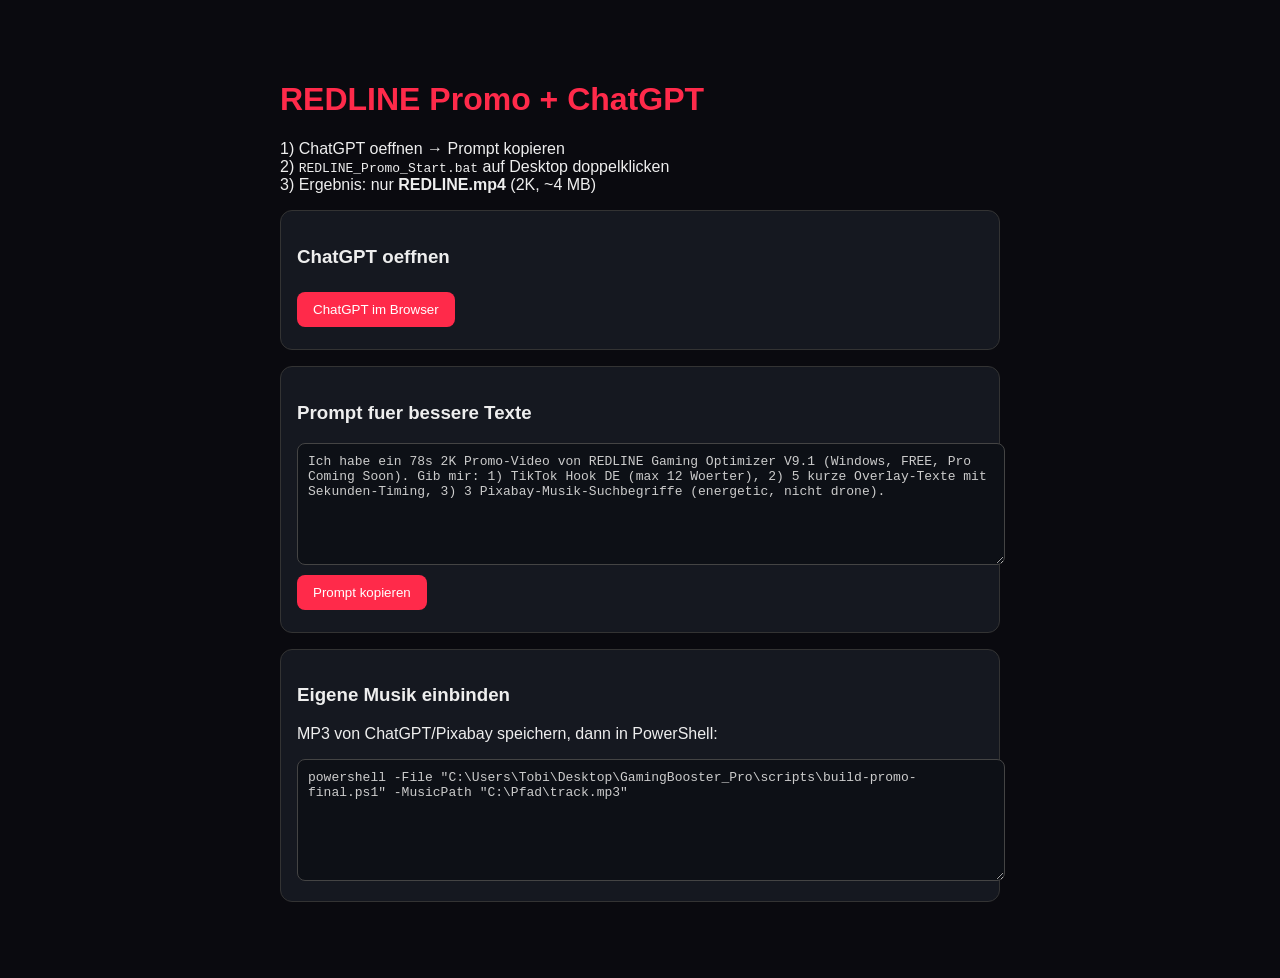
<file: promo-chatgpt-hilfe.html>
<!DOCTYPE html>
<html lang="de">
<head>
  <meta charset="utf-8" />
  <title>REDLINE + ChatGPT Promo</title>
  <style>
    body { font-family: Segoe UI, sans-serif; background:#0a0a0f; color:#eee; max-width:720px; margin:40px auto; padding:20px; }
    h1 { color:#ff2a4a; }
    .card { background:#151820; border:1px solid #333; border-radius:12px; padding:16px; margin:16px 0; }
    button { background:#ff2a4a; color:#fff; border:0; padding:10px 16px; border-radius:8px; cursor:pointer; margin:6px 6px 6px 0; }
    button.sec { background:#2a3040; }
    textarea { width:100%; height:100px; background:#0d1016; color:#ccc; border:1px solid #444; border-radius:8px; padding:10px; font-size:13px; }
    a { color:#ff6b85; }
  </style>
</head>
<body>
  <h1>REDLINE Promo + ChatGPT</h1>
  <p>1) ChatGPT oeffnen &rarr; Prompt kopieren<br>2) <code>REDLINE_Promo_Start.bat</code> auf Desktop doppelklicken<br>3) Ergebnis: nur <strong>REDLINE.mp4</strong> (2K, ~4 MB)</p>
  <div class="card">
    <h3>ChatGPT oeffnen</h3>
    <button onclick="window.open('https://chatgpt.com/','_blank')">ChatGPT im Browser</button>
  </div>
  <div class="card">
    <h3>Prompt fuer bessere Texte</h3>
    <textarea id="p">Ich habe ein 78s 2K Promo-Video von REDLINE Gaming Optimizer V9.1 (Windows, FREE, Pro Coming Soon). Gib mir: 1) TikTok Hook DE (max 12 Woerter), 2) 5 kurze Overlay-Texte mit Sekunden-Timing, 3) 3 Pixabay-Musik-Suchbegriffe (energetic, nicht drone).</textarea>
    <button onclick="navigator.clipboard.writeText(document.getElementById('p').value)">Prompt kopieren</button>
  </div>
  <div class="card">
    <h3>Eigene Musik einbinden</h3>
    <p>MP3 von ChatGPT/Pixabay speichern, dann in PowerShell:</p>
    <textarea readonly>powershell -File "C:\Users\Tobi\Desktop\GamingBooster_Pro\scripts\build-promo-final.ps1" -MusicPath "C:\Pfad\track.mp3"</textarea>
  </div>
</body>
</html>
</file>
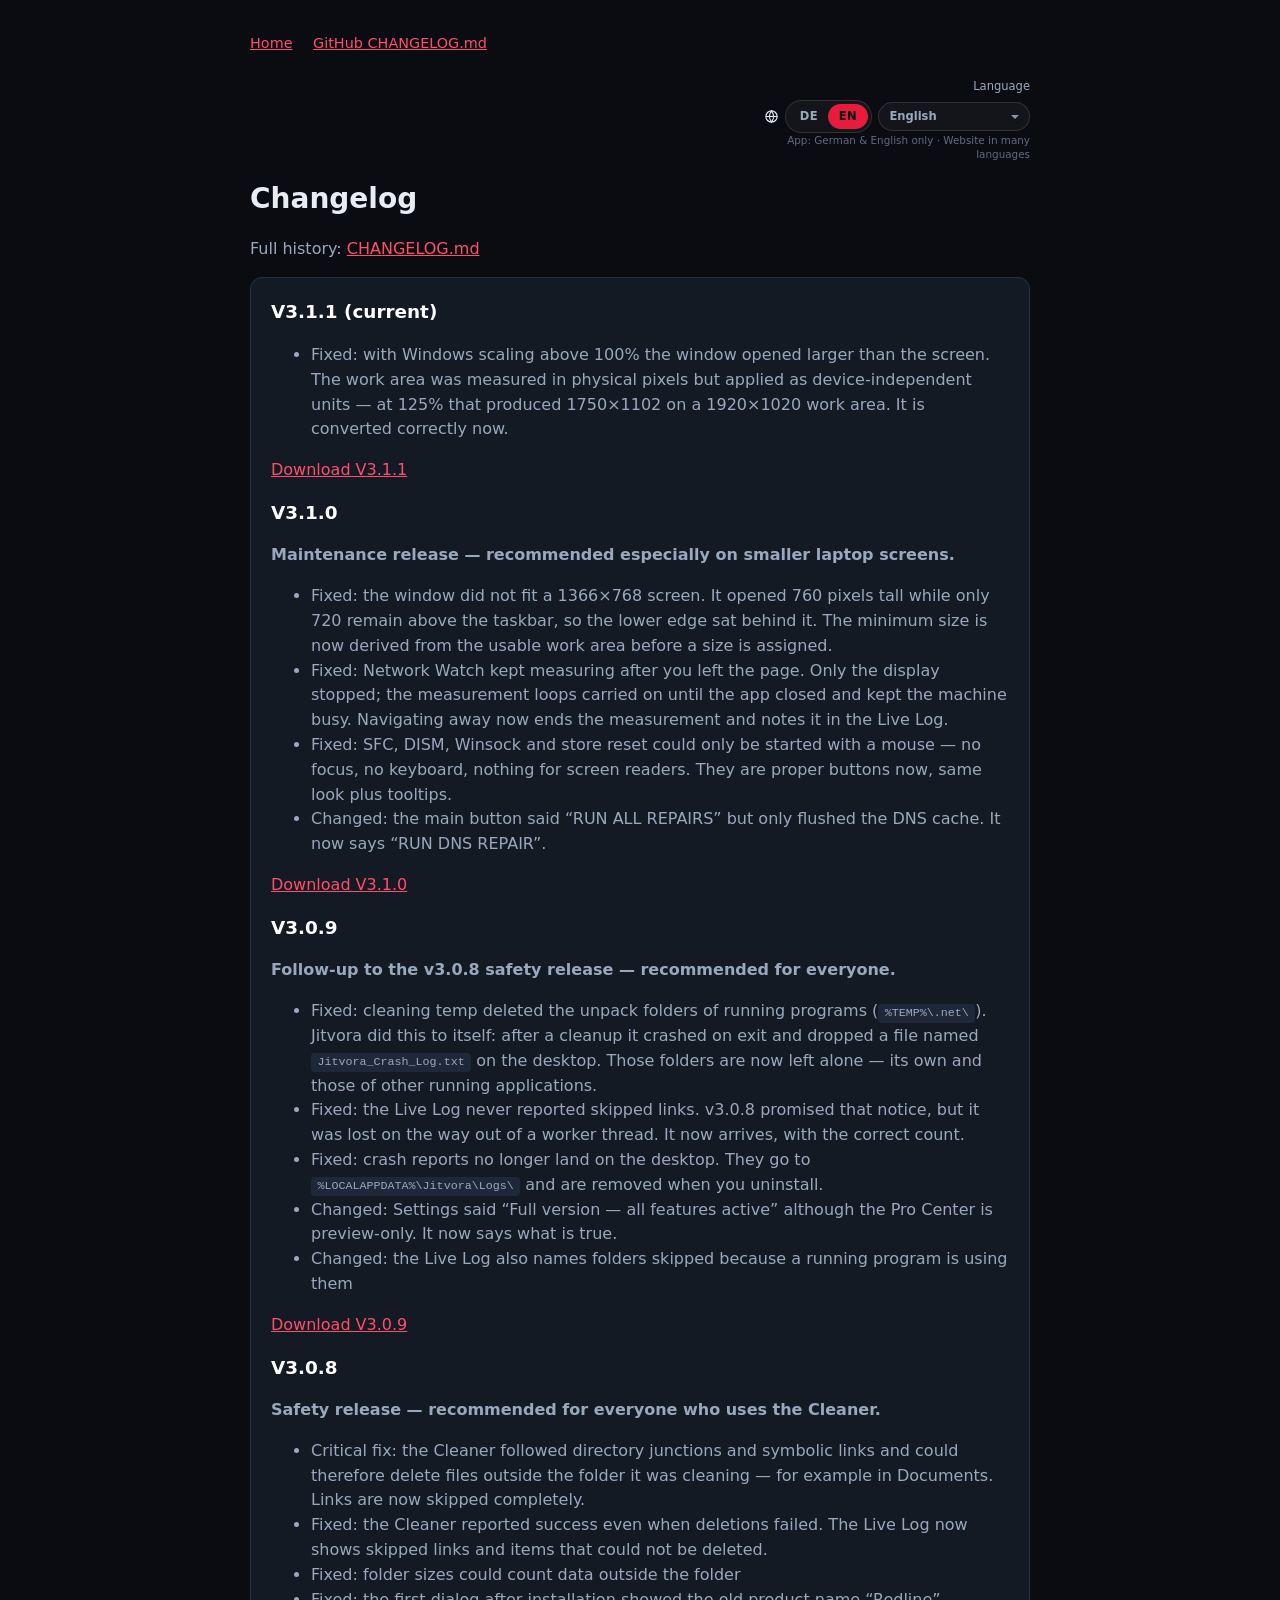
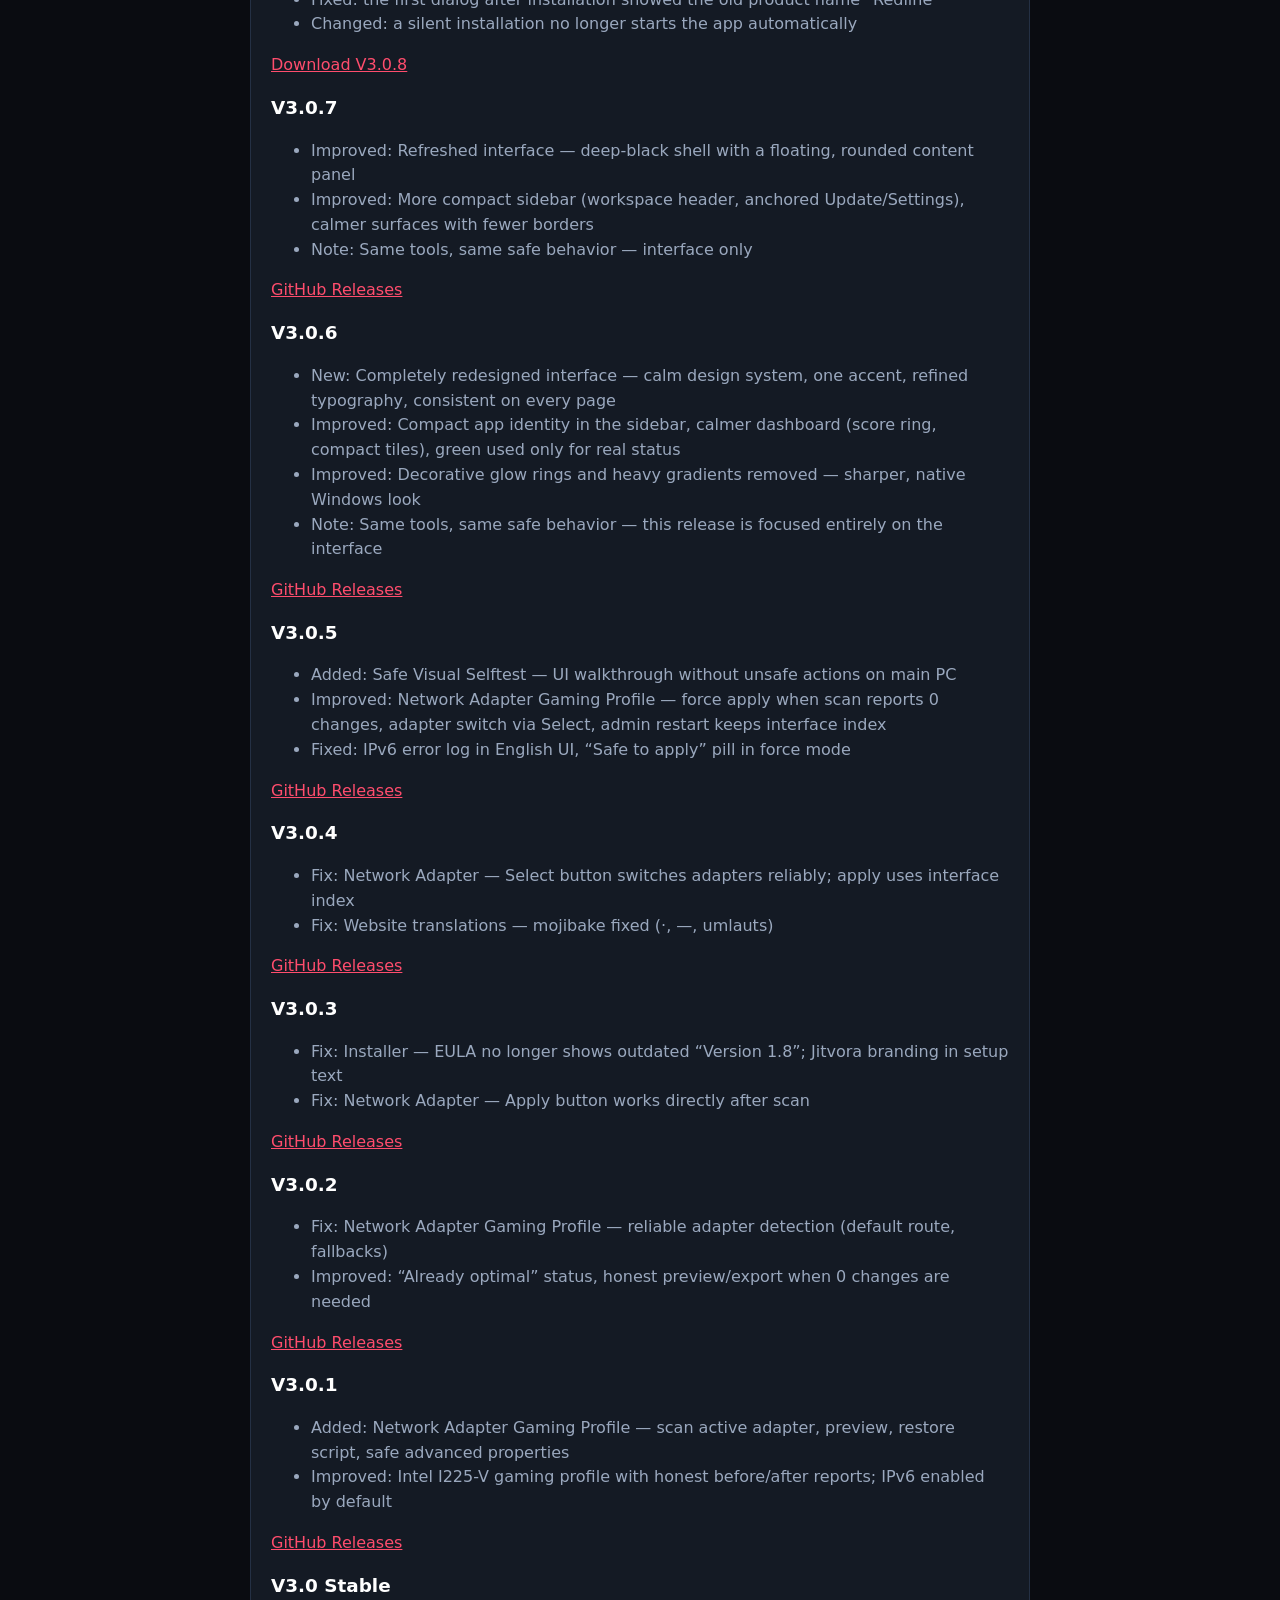
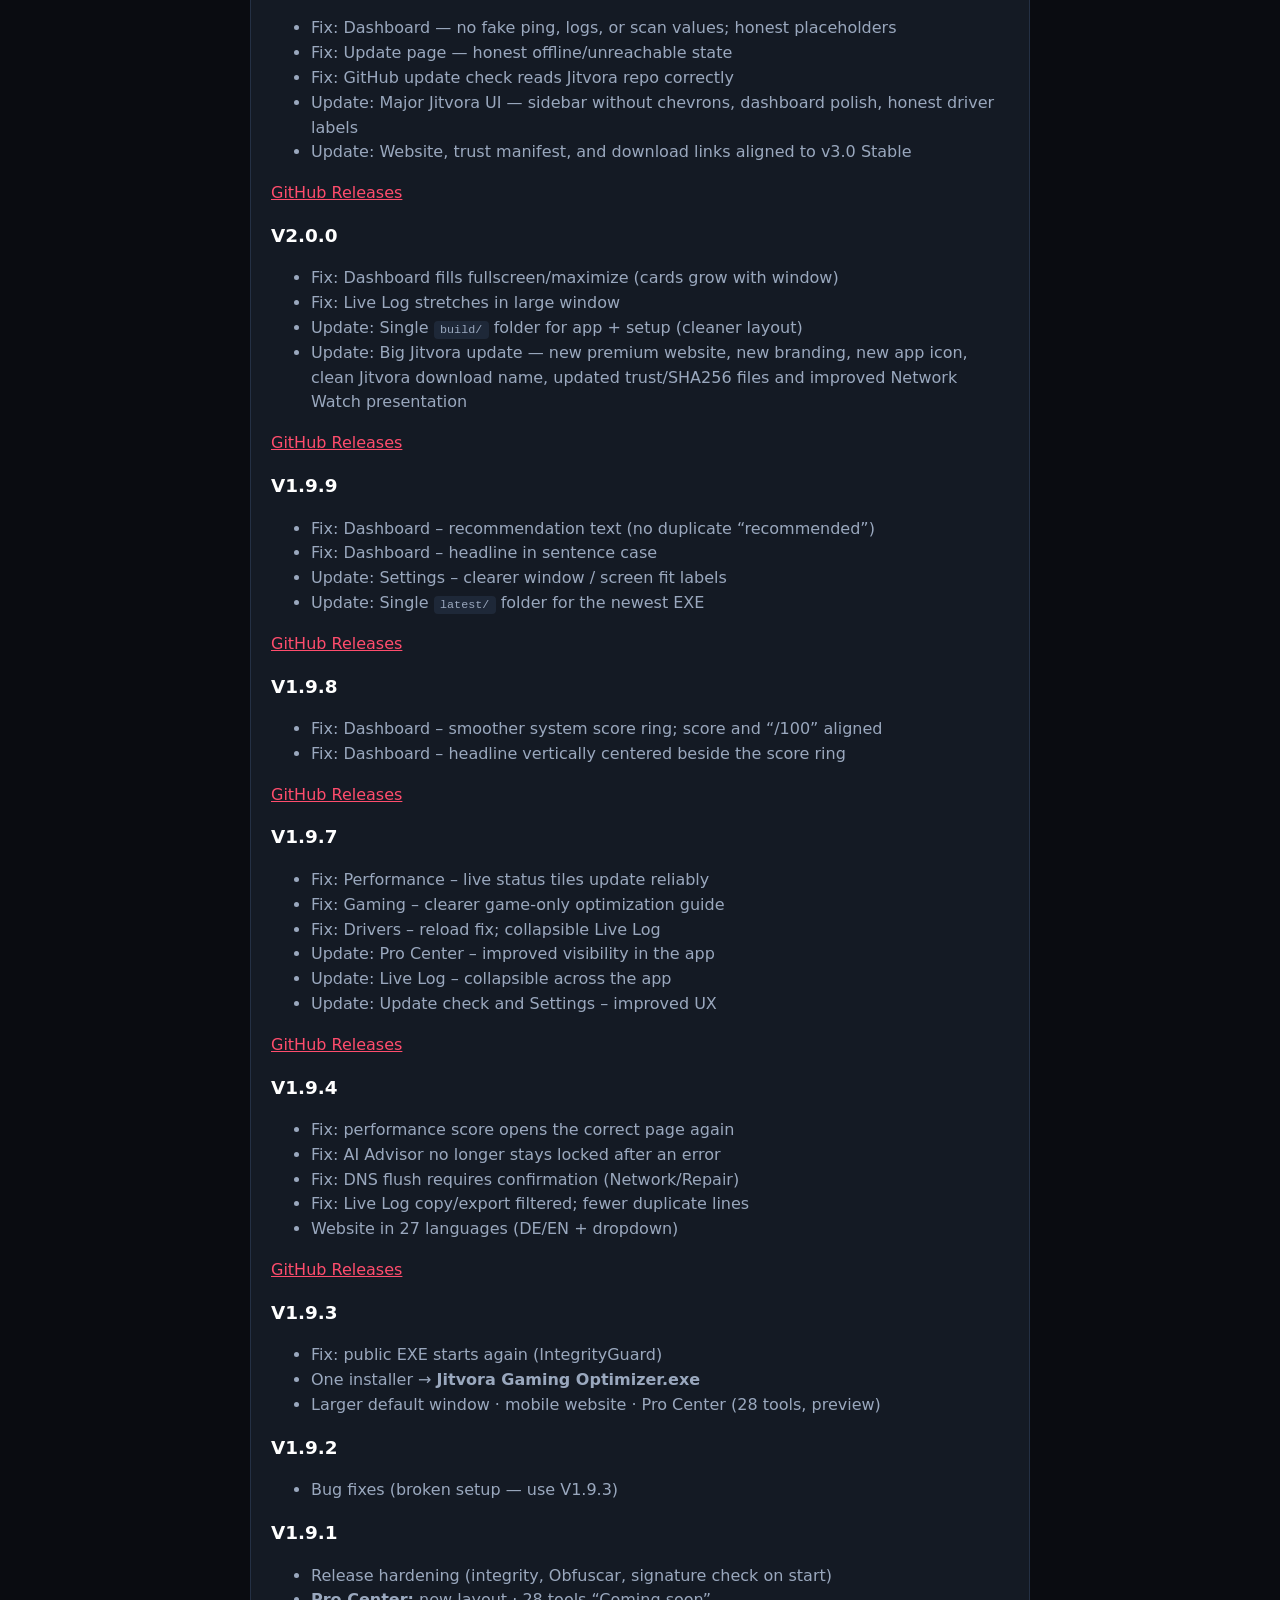
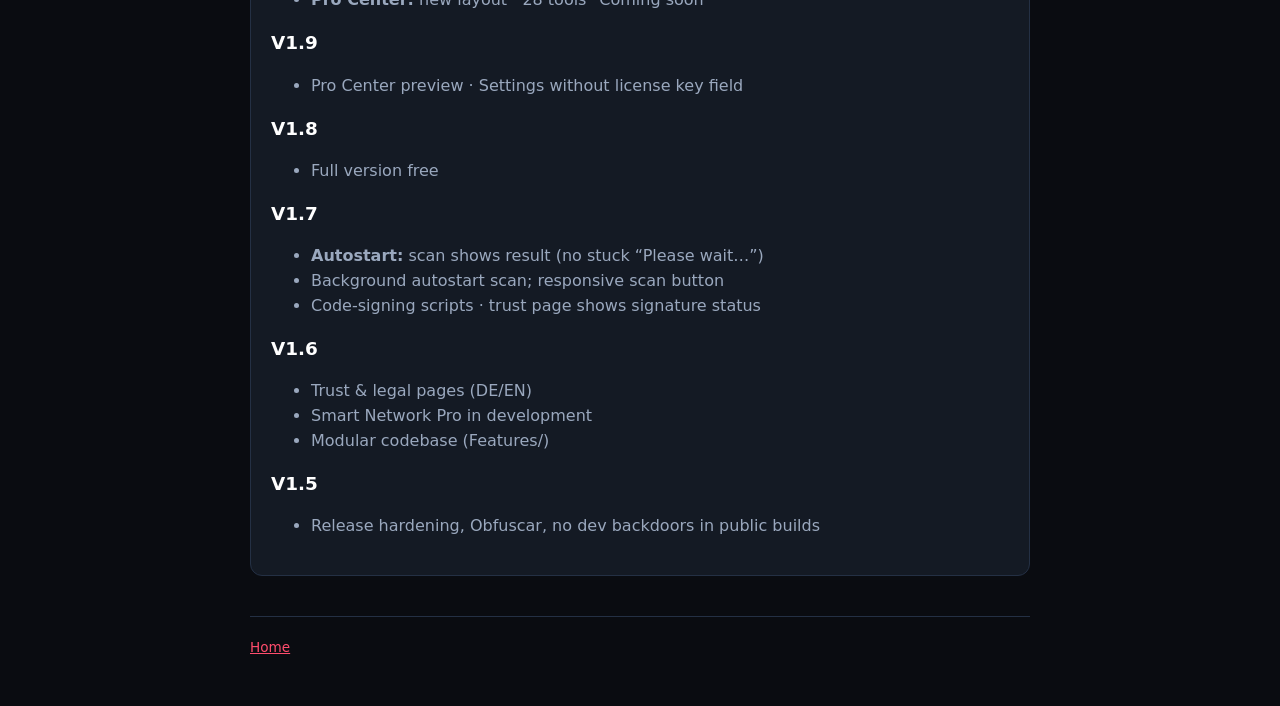
<file: docs/changelog.html>
<!DOCTYPE html>
<html lang="de">
<head>
  <meta charset="utf-8" />
  <meta name="viewport" content="width=device-width, initial-scale=1" />

  <link rel="icon" href="favicon.ico" sizes="any" />
  <link rel="icon" type="image/png" href="favicon.png" sizes="512x512" />
  <link rel="manifest" href="site.webmanifest" />
  <title>Changelog — Jitvora Gaming Optimizer</title>
  <meta name="description" content="Versionshistorie und Release-Änderungen des Jitvora Gaming Optimizer." />
  <link rel="canonical" href="https://jitvora.de/changelog.html" />
  <script src="site-lang-boot.js?v=20260802a"></script>
  <script src="site-i18n.js?v=20260802b" defer></script>
  <link rel="stylesheet" href="_site.css" />
</head>
<body>
  <main class="wrap">
    <nav class="nav" aria-label="Legal navigation">
      <a href="index.html" data-i18n="nav.home">Start</a>
      <a href="https://github.com/LegendR622/Jitvora-Gaming-Optimizer/blob/main/CHANGELOG.md">GitHub CHANGELOG.md</a>
    </nav>
    <div class="lang-switch-wrap" data-lang-switch></div>
    <h1>Changelog</h1>
    <p lang="de">Vollständige Historie: <a href="https://github.com/LegendR622/Jitvora-Gaming-Optimizer/blob/main/CHANGELOG.md">CHANGELOG.md</a></p>
    <p lang="en">Full history: <a href="https://github.com/LegendR622/Jitvora-Gaming-Optimizer/blob/main/CHANGELOG.md">CHANGELOG.md</a></p>

    <section class="bilingual-block card" lang="de">
      <p class="lang-heading">Deutsch</p>
      <h2>V3.1.1 (aktuell)</h2>
      <ul>
        <li>Fix: Bei einer Windows-Skalierung &uuml;ber 100 % &ouml;ffnete das Fenster gr&ouml;&szlig;er als der Bildschirm. Die Arbeitsfl&auml;che wurde in physischen Bildpunkten gemessen, aber als ger&auml;teunabh&auml;ngige Einheiten gesetzt — bei 125 % ergab das 1750&times;1102 auf einer Arbeitsfl&auml;che von 1920&times;1020. Jetzt wird korrekt umgerechnet.</li>
      </ul>
      <p><a href="https://github.com/LegendR622/Jitvora-Gaming-Optimizer/releases/download/v3.1.1/Jitvora_Gaming_Optimizer_Setup_v3.1.1.exe">Download V3.1.1</a></p>
      <h2>V3.1.0</h2>
      <p><strong>Wartungs-Update — besonders auf kleineren Notebook-Bildschirmen empfohlen.</strong></p>
      <ul>
        <li>Fix: Das Fenster passte nicht auf 1366&times;768. Es &ouml;ffnete 760 Pixel hoch, obwohl &uuml;ber der Taskleiste nur 720 bleiben — die Unterkante lag dahinter. Jetzt wird die Mindestgr&ouml;&szlig;e aus der nutzbaren Arbeitsfl&auml;che abgeleitet, bevor eine Gr&ouml;&szlig;e gesetzt wird.</li>
        <li>Fix: Network Watch ma&szlig; weiter, nachdem man die Seite verlassen hatte. Nur die Anzeige stoppte; die Messschleifen liefen bis zum Beenden der App und hielten den Rechner dauerhaft besch&auml;ftigt. Beim Seitenwechsel wird die Messung jetzt beendet und das im Live Log vermerkt.</li>
        <li>Fix: SFC, DISM, Winsock und Store-Reset lie&szlig;en sich nur mit der Maus ausl&ouml;sen — kein Fokus, keine Tastatur, nichts f&uuml;r Bildschirmleser. Es sind jetzt richtige Schaltfl&auml;chen, gleiches Aussehen plus Kurzhinweise.</li>
        <li>Update: Der Hauptknopf hie&szlig; „ALLE REPARATUREN AUSF&Uuml;HREN&ldquo;, leerte aber nur den DNS-Cache. Er hei&szlig;t jetzt „DNS-REPARATUR AUSF&Uuml;HREN&ldquo;.</li>
      </ul>
      <p><a href="https://github.com/LegendR622/Jitvora-Gaming-Optimizer/releases/download/v3.1.0/Jitvora_Gaming_Optimizer_Setup_v3.1.0.exe">Download V3.1.0</a></p>
      <h2>V3.0.9</h2>
      <p><strong>Nachtrag zum Sicherheits-Update v3.0.8 — für alle empfohlen.</strong></p>
      <ul>
        <li>Fix: Beim Bereinigen von Temp löschte der Cleaner die Entpackordner laufender Programme (<code>%TEMP%\.net\</code>). Jitvora traf das selbst: Nach dem Bereinigen stürzte die App beim Schließen ab und legte eine Datei namens <code>Jitvora_Crash_Log.txt</code> auf den Desktop. Diese Ordner bleiben jetzt unangetastet — die eigenen und die fremder laufender Programme.</li>
        <li>Fix: Das Live Log meldete übersprungene Verknüpfungen nie. v3.0.8 hatte diese Meldung zugesagt, sie ging aber auf dem Weg aus dem Hintergrund-Thread verloren. Sie kommt jetzt an, mit richtiger Anzahl.</li>
        <li>Fix: Absturzberichte landen nicht mehr auf dem Desktop, sondern unter <code>%LOCALAPPDATA%\Jitvora\Logs\</code> — und verschwinden beim Deinstallieren.</li>
        <li>Update: Die Einstellungen sagten „Vollversion — alle Funktionen aktiv", obwohl das Pro Center nur eine Vorschau ist. Jetzt steht dort, was stimmt.</li>
        <li>Update: Das Live Log nennt auch die Ordner, die wegen laufender Programme übersprungen wurden</li>
      </ul>
      <p><a href="https://github.com/LegendR622/Jitvora-Gaming-Optimizer/releases/download/v3.0.9/Jitvora_Gaming_Optimizer_Setup_v3.0.9.exe">Download V3.0.9</a></p>
      <h2>V3.0.8</h2>
      <p><strong>Sicherheits-Update — empfohlen für alle, die den Cleaner benutzen.</strong></p>
      <ul>
        <li>Kritischer Fix: Der Cleaner folgte Verzeichnis-Verknüpfungen (Junctions/Symlinks) und konnte dadurch Dateien außerhalb des bereinigten Ordners löschen — zum Beispiel in „Dokumente“. Verknüpfungen werden jetzt vollständig übersprungen.</li>
        <li>Fix: Der Cleaner meldete Erfolg, auch wenn Löschungen fehlschlugen. Das Live Log zeigt jetzt übersprungene Verknüpfungen und nicht löschbare Elemente.</li>
        <li>Fix: Ordnergrößen konnten Daten außerhalb des Ordners mitzählen</li>
        <li>Fix: Der erste Dialog nach der Installation zeigte den alten Produktnamen „Redline“</li>
        <li>Update: Eine stille Installation startet die App nicht mehr automatisch</li>
      </ul>
      <p><a href="https://github.com/LegendR622/Jitvora-Gaming-Optimizer/releases/download/v3.0.8/Jitvora_Gaming_Optimizer_Setup_v3.0.8.exe">Download V3.0.8</a></p>
      <h2>V3.0.7</h2>
      <ul>
        <li>Update: Aufgefrischte Oberfläche — schwarze Shell mit schwebendem, gerundetem Content-Panel</li>
        <li>Update: Kompaktere Sidebar (Workspace-Header, verankertes Update/Einstellungen), ruhigere Flächen ohne viele Rahmen</li>
        <li>Hinweis: Gleiche Tools, gleiches sicheres Verhalten — nur die Oberfläche</li>
      </ul>
      <p><a href="https://github.com/LegendR622/Jitvora-Gaming-Optimizer/releases">GitHub Releases</a></p>
      <h2>V3.0.6</h2>
      <ul>
        <li>Neu: Komplett neu gestaltete Oberfläche — ruhiges Design-System, ein Akzent, klare Typografie, auf jeder Seite einheitlich</li>
        <li>Update: Kompakte App-Identität in der Sidebar, ruhigeres Dashboard (Score-Ring, kompakte Kacheln), Grün nur noch für echten Status</li>
        <li>Update: Dekorative Glow-Ringe und schwere Verläufe entfernt — schärferer, nativer Windows-Look</li>
        <li>Hinweis: Gleiche Tools, gleiches sicheres Verhalten — dieser Release betrifft nur die Oberfläche</li>
      </ul>
      <p><a href="https://github.com/LegendR622/Jitvora-Gaming-Optimizer/releases">GitHub Releases</a></p>
      <h2>V3.0.5</h2>
      <ul>
        <li>Neu: Safe Visual Selftest — UI-Walkthrough ohne gefährliche Aktionen auf dem Haupt-PC</li>
        <li>Update: Netzwerkadapter Gaming-Profil — Force Apply bei „0 Änderungen“ (Intel I225-V), Adapter-Wechsel per Wählen, Admin-Neustart behält InterfaceIndex</li>
        <li>Fix: IPv6-Fehlerlog EN, Status-Pill „Bereit zum Übernehmen“ im Force-Modus</li>
      </ul>
      <p><a href="https://github.com/LegendR622/Jitvora-Gaming-Optimizer/releases">GitHub Releases</a></p>
      <h2>V3.0.4</h2>
      <ul>
        <li>Fix: Netzwerkadapter — „Wählen“ wechselt Adapter zuverlässig; Übernehmen per Interface-Index</li>
        <li>Fix: Website-Übersetzungen — Mojibake behoben (·, —, Umlaute)</li>
      </ul>
      <p><a href="https://github.com/LegendR622/Jitvora-Gaming-Optimizer/releases">GitHub Releases</a></p>
      <h2>V3.0.3</h2>
      <ul>
        <li>Fix: Installer — EULA ohne veraltete „Version 1.8“, Jitvora-Texte statt Redline</li>
        <li>Fix: Netzwerkadapter — Übernehmen-Button funktioniert direkt nach Scan</li>
      </ul>
      <p><a href="https://github.com/LegendR622/Jitvora-Gaming-Optimizer/releases">GitHub Releases</a></p>
      <h2>V3.0.2</h2>
      <ul>
        <li>Fix: Netzwerkadapter Gaming-Profil — zuverlässige Adapter-Erkennung (Standardroute, Fallbacks)</li>
        <li>Update: „Bereits optimal“-Status, ehrliche Vorschau/Export wenn 0 Änderungen nötig sind</li>
      </ul>
      <p><a href="https://github.com/LegendR622/Jitvora-Gaming-Optimizer/releases">GitHub Releases</a></p>
      <h2>V3.0.1</h2>
      <ul>
        <li>Neu: Netzwerkadapter Gaming-Profil — aktiven Adapter scannen, Vorschau, Wiederherstellung, sichere erweiterte Eigenschaften</li>
        <li>Update: Intel I225-V Gaming-Profil mit ehrlichen Vorher/Nachher-Berichten; IPv6 standardmäßig aktiv</li>
      </ul>
      <p><a href="https://github.com/LegendR622/Jitvora-Gaming-Optimizer/releases">GitHub Releases</a></p>
      <h2>V3.0 Stable</h2>
      <ul>
        <li>Fix: Dashboard — keine Fake-Ping-, Log- oder Scan-Werte; ehrliche Platzhalter</li>
        <li>Fix: Update-Seite — ehrlicher Offline-/Nicht-erreichbar-Status</li>
        <li>Fix: GitHub-Update-Check liest Jitvora-Repo korrekt</li>
        <li>Update: Großes Jitvora-UI — Sidebar ohne Pfeile, neues Dashboard, ehrliche Treiber-Texte</li>
        <li>Update: Website, Trust und Download-Links auf v3.0 Stable</li>
      </ul>
      <p><a href="https://github.com/LegendR622/Jitvora-Gaming-Optimizer/releases">GitHub Releases</a></p>
      <h2>V2.0.0</h2>
      <ul>
        <li>Fix: Dashboard füllt Vollbild/Maximize (Karten wachsen mit)</li>
        <li>Fix: Live Log dehnt sich im großen Fenster mit</li>
        <li>Update: Ein <code>build/</code>-Ordner für App + Setup (aufgeräumt)</li>
        <li>Update: Großes Jitvora-Update — neue Premium-Website, neues Branding, neues App-Icon, sauberer Jitvora-Downloadname, aktualisierte Trust-/SHA256-Dateien und verbesserte Network-Watch-Darstellung</li>
      </ul>
      <p><a href="https://github.com/LegendR622/Jitvora-Gaming-Optimizer/releases">GitHub Releases</a></p>
      <h2>V1.9.9</h2>
      <ul>
        <li>Fix: Dashboard – Empfehlungen-Text (kein doppeltes „recommended“)</li>
        <li>Fix: Dashboard – Headline in normaler Schreibweise</li>
        <li>Update: Einstellungen – klarere Fenstergröße / Vollbild-Anpassung</li>
        <li>Update: Ein <code>latest/</code>-Ordner für die neueste EXE (kein bin/publish suchen)</li>
      </ul>
      <p><a href="https://github.com/LegendR622/Jitvora-Gaming-Optimizer/releases">GitHub Releases</a></p>
      <h2>V1.9.8</h2>
      <ul>
        <li>Fix: Dashboard – System-Score-Ring glatter, Score-Zahl und „/100“ sauber ausgerichtet</li>
        <li>Fix: Dashboard – Headline neben dem Score-Ring vertikal zentriert</li>
      </ul>
      <p><a href="https://github.com/LegendR622/Jitvora-Gaming-Optimizer/releases">GitHub Releases</a></p>
      <h2>V1.9.7</h2>
      <ul>
        <li>Fix: Leistung – Live-Status-Kacheln aktualisieren zuverlässig</li>
        <li>Fix: Gaming – klarere Anleitung für spielbezogene Optimierung</li>
        <li>Fix: Treiber – Reload; Live Log einklappbar</li>
        <li>Update: Pro Center – bessere Sichtbarkeit im App-Layout</li>
        <li>Update: Live Log – einklappbar in der gesamten App</li>
        <li>Update: Update-Check und Einstellungen – verbesserte UX</li>
      </ul>
      <p><a href="https://github.com/LegendR622/Jitvora-Gaming-Optimizer/releases">GitHub Releases</a></p>
      <h2>V1.9.4</h2>
      <ul>
        <li>Fix: Performance-Score öffnet wieder die richtige Seite</li>
        <li>Fix: KI-Berater bleibt nach Fehler nicht mehr hängen</li>
        <li>Fix: DNS-Cache leeren nur noch mit Bestätigung (Netzwerk/Reparatur)</li>
        <li>Fix: Live Log — Copy/Export ohne technische Zeilen, weniger Duplikate</li>
        <li>Website in 27 Sprachen (DE/EN + Dropdown)</li>
      </ul>
      <p><a href="https://github.com/LegendR622/Jitvora-Gaming-Optimizer/releases">GitHub Releases</a></p>
      <h2>V1.9.3</h2>
      <ul>
        <li>Fix: öffentliche EXE startet wieder (IntegrityGuard)</li>
        <li>Ein Installer → <strong>Jitvora Gaming Optimizer.exe</strong></li>
        <li>Größeres Startfenster · Mobile-Website · Pro Center (28 Tools, Vorschau)</li>
      </ul>
      <h2>V1.9.2</h2>
      <ul>
        <li>Bugfixes &amp; Stabilität (Setup defekt — bitte V1.9.3 nutzen)</li>
      </ul>
      <h2>V1.9.1</h2>
      <ul>
        <li>Release-Härtung (Integrität, Obfuscar, Signatur-Check beim Start)</li>
        <li><strong>Pro Center:</strong> neues Layout · 28 Werkzeuge „Demnächst“</li>
      </ul>
      <h2>V1.9</h2>
      <ul>
        <li>Pro Center Vorschau · Einstellungen ohne Lizenzschlüssel-Feld</li>
      </ul>
      <h2>V1.8</h2>
      <ul><li>Vollversion kostenlos</li></ul>
      <h2>V1.7</h2>
      <ul>
        <li><strong>Autostart:</strong> Scan zeigt Ergebnis (kein Hängen bei „Bitte warten…“)</li>
        <li>Autostart-Scan im Hintergrund, Button reagiert wieder</li>
        <li>Code-Signing-Skripte · Trust-Seite mit Signatur-Status</li>
      </ul>
      <h2>V1.6</h2>
      <ul>
        <li>Trust- &amp; Legal-Seiten (DE/EN)</li>
        <li>Smart Network Pro in Entwicklung</li>
        <li>Modulare Code-Struktur (Features/)</li>
      </ul>
      <h2>V1.5</h2>
      <ul><li>Release-Härtung, Obfuscar, keine Dev-Backdoors im Public-Build</li></ul>
    </section>

    <section class="bilingual-block card" lang="en">
      <p class="lang-heading">English</p>
      <h2>V3.1.1 (current)</h2>
      <ul>
        <li>Fixed: with Windows scaling above 100% the window opened larger than the screen. The work area was measured in physical pixels but applied as device-independent units — at 125% that produced 1750&times;1102 on a 1920&times;1020 work area. It is converted correctly now.</li>
      </ul>
      <p><a href="https://github.com/LegendR622/Jitvora-Gaming-Optimizer/releases/download/v3.1.1/Jitvora_Gaming_Optimizer_Setup_v3.1.1.exe">Download V3.1.1</a></p>
      <h2>V3.1.0</h2>
      <p><strong>Maintenance release — recommended especially on smaller laptop screens.</strong></p>
      <ul>
        <li>Fixed: the window did not fit a 1366&times;768 screen. It opened 760 pixels tall while only 720 remain above the taskbar, so the lower edge sat behind it. The minimum size is now derived from the usable work area before a size is assigned.</li>
        <li>Fixed: Network Watch kept measuring after you left the page. Only the display stopped; the measurement loops carried on until the app closed and kept the machine busy. Navigating away now ends the measurement and notes it in the Live Log.</li>
        <li>Fixed: SFC, DISM, Winsock and store reset could only be started with a mouse — no focus, no keyboard, nothing for screen readers. They are proper buttons now, same look plus tooltips.</li>
        <li>Changed: the main button said &ldquo;RUN ALL REPAIRS&rdquo; but only flushed the DNS cache. It now says &ldquo;RUN DNS REPAIR&rdquo;.</li>
      </ul>
      <p><a href="https://github.com/LegendR622/Jitvora-Gaming-Optimizer/releases/download/v3.1.0/Jitvora_Gaming_Optimizer_Setup_v3.1.0.exe">Download V3.1.0</a></p>
      <h2>V3.0.9</h2>
      <p><strong>Follow-up to the v3.0.8 safety release — recommended for everyone.</strong></p>
      <ul>
        <li>Fixed: cleaning temp deleted the unpack folders of running programs (<code>%TEMP%\.net\</code>). Jitvora did this to itself: after a cleanup it crashed on exit and dropped a file named <code>Jitvora_Crash_Log.txt</code> on the desktop. Those folders are now left alone — its own and those of other running applications.</li>
        <li>Fixed: the Live Log never reported skipped links. v3.0.8 promised that notice, but it was lost on the way out of a worker thread. It now arrives, with the correct count.</li>
        <li>Fixed: crash reports no longer land on the desktop. They go to <code>%LOCALAPPDATA%\Jitvora\Logs\</code> and are removed when you uninstall.</li>
        <li>Changed: Settings said “Full version — all features active” although the Pro Center is preview-only. It now says what is true.</li>
        <li>Changed: the Live Log also names folders skipped because a running program is using them</li>
      </ul>
      <p><a href="https://github.com/LegendR622/Jitvora-Gaming-Optimizer/releases/download/v3.0.9/Jitvora_Gaming_Optimizer_Setup_v3.0.9.exe">Download V3.0.9</a></p>
      <h2>V3.0.8</h2>
      <p><strong>Safety release — recommended for everyone who uses the Cleaner.</strong></p>
      <ul>
        <li>Critical fix: the Cleaner followed directory junctions and symbolic links and could therefore delete files outside the folder it was cleaning — for example in Documents. Links are now skipped completely.</li>
        <li>Fixed: the Cleaner reported success even when deletions failed. The Live Log now shows skipped links and items that could not be deleted.</li>
        <li>Fixed: folder sizes could count data outside the folder</li>
        <li>Fixed: the first dialog after installation showed the old product name “Redline”</li>
        <li>Changed: a silent installation no longer starts the app automatically</li>
      </ul>
      <p><a href="https://github.com/LegendR622/Jitvora-Gaming-Optimizer/releases/download/v3.0.8/Jitvora_Gaming_Optimizer_Setup_v3.0.8.exe">Download V3.0.8</a></p>
      <h2>V3.0.7</h2>
      <ul>
        <li>Improved: Refreshed interface — deep-black shell with a floating, rounded content panel</li>
        <li>Improved: More compact sidebar (workspace header, anchored Update/Settings), calmer surfaces with fewer borders</li>
        <li>Note: Same tools, same safe behavior — interface only</li>
      </ul>
      <p><a href="https://github.com/LegendR622/Jitvora-Gaming-Optimizer/releases">GitHub Releases</a></p>
      <h2>V3.0.6</h2>
      <ul>
        <li>New: Completely redesigned interface — calm design system, one accent, refined typography, consistent on every page</li>
        <li>Improved: Compact app identity in the sidebar, calmer dashboard (score ring, compact tiles), green used only for real status</li>
        <li>Improved: Decorative glow rings and heavy gradients removed — sharper, native Windows look</li>
        <li>Note: Same tools, same safe behavior — this release is focused entirely on the interface</li>
      </ul>
      <p><a href="https://github.com/LegendR622/Jitvora-Gaming-Optimizer/releases">GitHub Releases</a></p>
      <h2>V3.0.5</h2>
      <ul>
        <li>Added: Safe Visual Selftest — UI walkthrough without unsafe actions on main PC</li>
        <li>Improved: Network Adapter Gaming Profile — force apply when scan reports 0 changes, adapter switch via Select, admin restart keeps interface index</li>
        <li>Fixed: IPv6 error log in English UI, “Safe to apply” pill in force mode</li>
      </ul>
      <p><a href="https://github.com/LegendR622/Jitvora-Gaming-Optimizer/releases">GitHub Releases</a></p>
      <h2>V3.0.4</h2>
      <ul>
        <li>Fix: Network Adapter — Select button switches adapters reliably; apply uses interface index</li>
        <li>Fix: Website translations — mojibake fixed (·, —, umlauts)</li>
      </ul>
      <p><a href="https://github.com/LegendR622/Jitvora-Gaming-Optimizer/releases">GitHub Releases</a></p>
      <h2>V3.0.3</h2>
      <ul>
        <li>Fix: Installer — EULA no longer shows outdated “Version 1.8”; Jitvora branding in setup text</li>
        <li>Fix: Network Adapter — Apply button works directly after scan</li>
      </ul>
      <p><a href="https://github.com/LegendR622/Jitvora-Gaming-Optimizer/releases">GitHub Releases</a></p>
      <h2>V3.0.2</h2>
      <ul>
        <li>Fix: Network Adapter Gaming Profile — reliable adapter detection (default route, fallbacks)</li>
        <li>Improved: “Already optimal” status, honest preview/export when 0 changes are needed</li>
      </ul>
      <p><a href="https://github.com/LegendR622/Jitvora-Gaming-Optimizer/releases">GitHub Releases</a></p>
      <h2>V3.0.1</h2>
      <ul>
        <li>Added: Network Adapter Gaming Profile — scan active adapter, preview, restore script, safe advanced properties</li>
        <li>Improved: Intel I225-V gaming profile with honest before/after reports; IPv6 enabled by default</li>
      </ul>
      <p><a href="https://github.com/LegendR622/Jitvora-Gaming-Optimizer/releases">GitHub Releases</a></p>
      <h2>V3.0 Stable</h2>
      <ul>
        <li>Fix: Dashboard — no fake ping, logs, or scan values; honest placeholders</li>
        <li>Fix: Update page — honest offline/unreachable state</li>
        <li>Fix: GitHub update check reads Jitvora repo correctly</li>
        <li>Update: Major Jitvora UI — sidebar without chevrons, dashboard polish, honest driver labels</li>
        <li>Update: Website, trust manifest, and download links aligned to v3.0 Stable</li>
      </ul>
      <p><a href="https://github.com/LegendR622/Jitvora-Gaming-Optimizer/releases">GitHub Releases</a></p>
      <h2>V2.0.0</h2>
      <ul>
        <li>Fix: Dashboard fills fullscreen/maximize (cards grow with window)</li>
        <li>Fix: Live Log stretches in large window</li>
        <li>Update: Single <code>build/</code> folder for app + setup (cleaner layout)</li>
        <li>Update: Big Jitvora update — new premium website, new branding, new app icon, clean Jitvora download name, updated trust/SHA256 files and improved Network Watch presentation</li>
      </ul>
      <p><a href="https://github.com/LegendR622/Jitvora-Gaming-Optimizer/releases">GitHub Releases</a></p>
      <h2>V1.9.9</h2>
      <ul>
        <li>Fix: Dashboard – recommendation text (no duplicate “recommended”)</li>
        <li>Fix: Dashboard – headline in sentence case</li>
        <li>Update: Settings – clearer window / screen fit labels</li>
        <li>Update: Single <code>latest/</code> folder for the newest EXE</li>
      </ul>
      <p><a href="https://github.com/LegendR622/Jitvora-Gaming-Optimizer/releases">GitHub Releases</a></p>
      <h2>V1.9.8</h2>
      <ul>
        <li>Fix: Dashboard – smoother system score ring; score and “/100” aligned</li>
        <li>Fix: Dashboard – headline vertically centered beside the score ring</li>
      </ul>
      <p><a href="https://github.com/LegendR622/Jitvora-Gaming-Optimizer/releases">GitHub Releases</a></p>
      <h2>V1.9.7</h2>
      <ul>
        <li>Fix: Performance – live status tiles update reliably</li>
        <li>Fix: Gaming – clearer game-only optimization guide</li>
        <li>Fix: Drivers – reload fix; collapsible Live Log</li>
        <li>Update: Pro Center – improved visibility in the app</li>
        <li>Update: Live Log – collapsible across the app</li>
        <li>Update: Update check and Settings – improved UX</li>
      </ul>
      <p><a href="https://github.com/LegendR622/Jitvora-Gaming-Optimizer/releases">GitHub Releases</a></p>
      <h2>V1.9.4</h2>
      <ul>
        <li>Fix: performance score opens the correct page again</li>
        <li>Fix: AI Advisor no longer stays locked after an error</li>
        <li>Fix: DNS flush requires confirmation (Network/Repair)</li>
        <li>Fix: Live Log copy/export filtered; fewer duplicate lines</li>
        <li>Website in 27 languages (DE/EN + dropdown)</li>
      </ul>
      <p><a href="https://github.com/LegendR622/Jitvora-Gaming-Optimizer/releases">GitHub Releases</a></p>
      <h2>V1.9.3</h2>
      <ul>
        <li>Fix: public EXE starts again (IntegrityGuard)</li>
        <li>One installer → <strong>Jitvora Gaming Optimizer.exe</strong></li>
        <li>Larger default window · mobile website · Pro Center (28 tools, preview)</li>
      </ul>
      <h2>V1.9.2</h2>
      <ul>
        <li>Bug fixes (broken setup — use V1.9.3)</li>
      </ul>
      <h2>V1.9.1</h2>
      <ul>
        <li>Release hardening (integrity, Obfuscar, signature check on start)</li>
        <li><strong>Pro Center:</strong> new layout · 28 tools “Coming soon”</li>
      </ul>
      <h2>V1.9</h2>
      <ul>
        <li>Pro Center preview · Settings without license key field</li>
      </ul>
      <h2>V1.8</h2>
      <ul><li>Full version free</li></ul>
      <h2>V1.7</h2>
      <ul>
        <li><strong>Autostart:</strong> scan shows result (no stuck “Please wait…”)</li>
        <li>Background autostart scan; responsive scan button</li>
        <li>Code-signing scripts · trust page shows signature status</li>
      </ul>
      <h2>V1.6</h2>
      <ul>
        <li>Trust &amp; legal pages (DE/EN)</li>
        <li>Smart Network Pro in development</li>
        <li>Modular codebase (Features/)</li>
      </ul>
      <h2>V1.5</h2>
      <ul><li>Release hardening, Obfuscar, no dev backdoors in public builds</li></ul>
    </section>

    <footer><a href="index.html" data-i18n="nav.home">Start</a></footer>
  </main>
  <script src="site-lang.js?v=20260802a" defer></script>
</body>
</html>
</file>
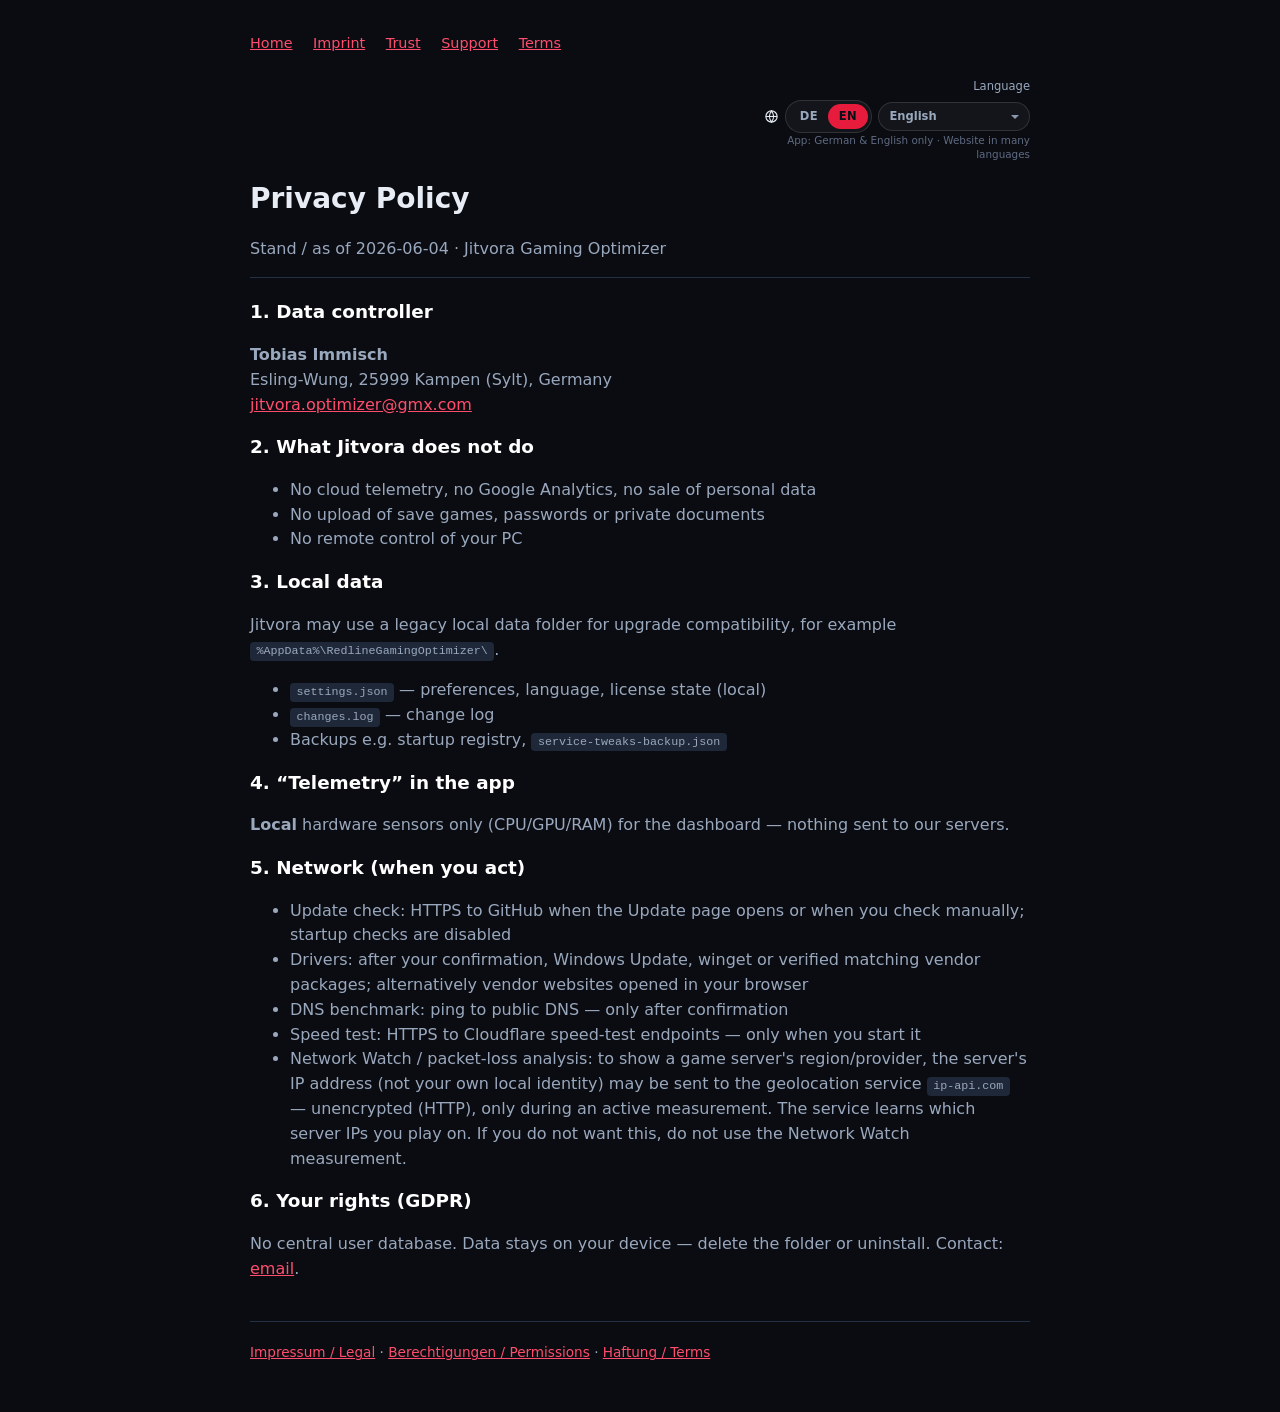
<file: docs/datenschutz.html>
<!DOCTYPE html>
<html lang="de">
<head>
  <meta charset="utf-8" />
  <meta name="viewport" content="width=device-width, initial-scale=1" />

  <link rel="icon" href="favicon.ico" sizes="any" />
  <link rel="icon" type="image/png" href="favicon.png" sizes="512x512" />
  <link rel="manifest" href="site.webmanifest" />
  <title>Datenschutz / Privacy — Jitvora Gaming Optimizer</title>
  <meta name="description" content="Datenschutzerklärung und Privacy Policy (DE/EN) — lokale Speicherung und optionale Netzwerkzugriffe des Jitvora Gaming Optimizer." />
  <link rel="canonical" href="https://jitvora.de/datenschutz.html" />
  <script src="site-lang-boot.js?v=20260802a"></script>
  <script src="site-i18n.js?v=20260802b" defer></script>
  <link rel="stylesheet" href="_site.css" />
</head>
<body>
  <main class="wrap">
    <nav class="nav" aria-label="Legal navigation">
      <a href="index.html" data-i18n="nav.home">Start</a>
      <a href="impressum.html" data-i18n="nav.imprint">Impressum</a>
      <a href="trust.html" data-i18n="nav.trust">Trust</a>
      <a href="support.html" data-i18n="nav.support">Support</a>
      <a href="haftung.html" data-i18n="nav.terms">Haftung</a>
    </nav>
    <div class="lang-switch-wrap" data-lang-switch></div>
    <h1><span lang="de">Datenschutz</span><span lang="en">Privacy Policy</span></h1>
    <p>Stand / as of 2026-06-04 · Jitvora Gaming Optimizer</p>

    <section class="bilingual-block" lang="de">
      <p class="lang-heading">Deutsch</p>
      <h2>1. Verantwortlicher</h2>
      <p><strong>Tobias Immisch</strong><br />
        Esling-Wung, 25999 Kampen (Sylt), Deutschland<br />
        <a href="mailto:jitvora.optimizer@gmx.com">jitvora.optimizer@gmx.com</a></p>
      <h2>2. Was Jitvora nicht tut</h2>
      <ul>
        <li>Keine Cloud-Telemetrie, kein Google Analytics, kein Verkauf personenbezogener Daten</li>
        <li>Kein Upload von Spielständen, Passwörtern oder privaten Dokumenten</li>
        <li>Kein Fernzugriff auf deinen PC</li>
      </ul>
      <h2>3. Lokale Daten</h2>
      <p>Jitvora kann für Upgrade-Kompatibilität einen legacy lokalen Datenordner nutzen, zum Beispiel <code>%AppData%\RedlineGamingOptimizer\</code>.</p>
      <ul>
        <li><code>settings.json</code> — Einstellungen, Sprache, Lizenzstatus (lokal)</li>
        <li><code>changes.log</code> — Änderungsprotokoll</li>
        <li>Backups z. B. Registry-Autostart, <code>service-tweaks-backup.json</code></li>
      </ul>
      <h2>4. „Telemetry“ in der App</h2>
      <p>Nur <strong>lokale</strong> Hardware-Sensoren (CPU/GPU/RAM) für das Dashboard — keine Übertragung an Server.</p>
      <h2>5. Netzwerk (bei deiner Aktion)</h2>
      <ul>
        <li>Update-Check: HTTPS zu GitHub beim Öffnen der Update-Seite oder bei manueller Prüfung; automatische Startprüfung ist deaktiviert</li>
        <li>Treiber: Nach deiner Bestätigung Windows Update, winget oder verifiziert passende Herstellerpakete; alternativ Links zu Hersteller-Websites im Browser</li>
        <li>DNS-Benchmark: Ping zu öffentlichen DNS — nur nach Bestätigung</li>
        <li>Speedtest: HTTPS zu Cloudflare-Speedtest-Endpunkten — nur wenn du ihn startest</li>
        <li>Network Watch / Paketverlust-Analyse: Zur Anzeige von Region/Anbieter eines Spielservers kann die IP-Adresse des Servers (nicht deine eigene lokale Kennung) an den Geolokalisierungs-Dienst <code>ip-api.com</code> gesendet werden — unverschlüsselt (HTTP), nur während einer laufenden Messung. Dabei erfährt der Dienst, mit welchen Server-IPs du spielst. Wenn du das nicht möchtest, nutze die Network-Watch-Messung nicht.</li>
      </ul>
      <h2>6. Rechte (DSGVO)</h2>
      <p>Keine zentrale Nutzerdatenbank. Daten liegen auf deinem PC — Ordner löschen oder App deinstallieren. Anfragen: <a href="mailto:jitvora.optimizer@gmx.com">E-Mail</a>.</p>
    </section>

    <section class="bilingual-block" lang="en">
      <p class="lang-heading">English</p>
      <h2>1. Data controller</h2>
      <p><strong>Tobias Immisch</strong><br />
        Esling-Wung, 25999 Kampen (Sylt), Germany<br />
        <a href="mailto:jitvora.optimizer@gmx.com">jitvora.optimizer@gmx.com</a></p>
      <h2>2. What Jitvora does not do</h2>
      <ul>
        <li>No cloud telemetry, no Google Analytics, no sale of personal data</li>
        <li>No upload of save games, passwords or private documents</li>
        <li>No remote control of your PC</li>
      </ul>
      <h2>3. Local data</h2>
      <p>Jitvora may use a legacy local data folder for upgrade compatibility, for example <code>%AppData%\RedlineGamingOptimizer\</code>.</p>
      <ul>
        <li><code>settings.json</code> — preferences, language, license state (local)</li>
        <li><code>changes.log</code> — change log</li>
        <li>Backups e.g. startup registry, <code>service-tweaks-backup.json</code></li>
      </ul>
      <h2>4. “Telemetry” in the app</h2>
      <p><strong>Local</strong> hardware sensors only (CPU/GPU/RAM) for the dashboard — nothing sent to our servers.</p>
      <h2>5. Network (when you act)</h2>
      <ul>
        <li>Update check: HTTPS to GitHub when the Update page opens or when you check manually; startup checks are disabled</li>
        <li>Drivers: after your confirmation, Windows Update, winget or verified matching vendor packages; alternatively vendor websites opened in your browser</li>
        <li>DNS benchmark: ping to public DNS — only after confirmation</li>
        <li>Speed test: HTTPS to Cloudflare speed-test endpoints — only when you start it</li>
        <li>Network Watch / packet-loss analysis: to show a game server's region/provider, the server's IP address (not your own local identity) may be sent to the geolocation service <code>ip-api.com</code> — unencrypted (HTTP), only during an active measurement. The service learns which server IPs you play on. If you do not want this, do not use the Network Watch measurement.</li>
      </ul>
      <h2>6. Your rights (GDPR)</h2>
      <p>No central user database. Data stays on your device — delete the folder or uninstall. Contact: <a href="mailto:jitvora.optimizer@gmx.com">email</a>.</p>
    </section>

    <footer>
      <a href="impressum.html">Impressum / Legal</a> ·
      <a href="permissions.html">Berechtigungen / Permissions</a> ·
      <a href="haftung.html">Haftung / Terms</a>
    </footer>
  </main>
  <script src="site-lang.js?v=20260802a" defer></script>
</body>
</html>
</file>
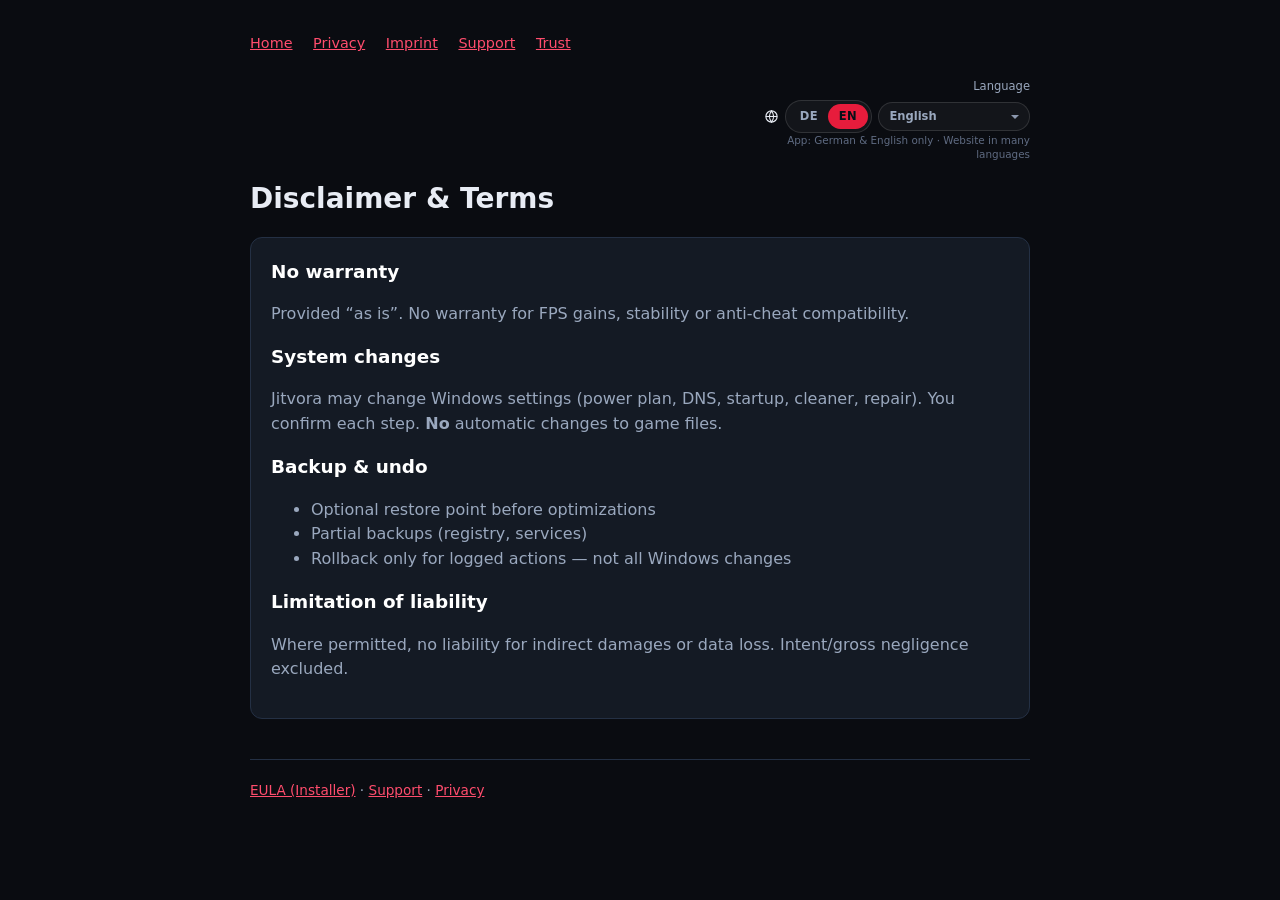
<file: docs/haftung.html>
<!DOCTYPE html>
<html lang="de">
<head>
  <meta charset="utf-8" />
  <meta name="viewport" content="width=device-width, initial-scale=1" />

  <link rel="icon" href="favicon.ico" sizes="any" />
  <link rel="icon" type="image/png" href="favicon.png" sizes="512x512" />
  <link rel="manifest" href="site.webmanifest" />
  <title>Haftung / Terms — Jitvora Gaming Optimizer</title>
  <meta name="description" content="Haftungsausschluss und Terms of Use (DE/EN) — Jitvora Gaming Optimizer." />
  <link rel="canonical" href="https://jitvora.de/haftung.html" />
  <script src="site-lang-boot.js?v=20260802a"></script>
  <script src="site-i18n.js?v=20260802b" defer></script>
  <link rel="stylesheet" href="_site.css" />
</head>
<body>
  <main class="wrap">
    <nav class="nav" aria-label="Legal navigation">
      <a href="index.html" data-i18n="nav.home">Start</a>
      <a href="datenschutz.html" data-i18n="nav.privacy">Datenschutz</a>
      <a href="impressum.html" data-i18n="nav.imprint">Impressum</a>
      <a href="support.html" data-i18n="nav.support">Support</a>
      <a href="trust.html" data-i18n="nav.trust">Trust</a>
    </nav>
    <div class="lang-switch-wrap" data-lang-switch></div>
    <h1><span lang="de">Haftung &amp; Nutzung</span><span lang="en">Disclaimer &amp; Terms</span></h1>

    <section class="bilingual-block card" lang="de">
      <p class="lang-heading">Deutsch</p>
      <h2>Keine Garantie</h2>
      <p>Software „wie besehen“. Keine Garantie für FPS, Stabilität oder Anti-Cheat-Kompatibilität.</p>
      <h2>Systemänderungen</h2>
      <p>Jitvora kann Windows-Einstellungen ändern (Energieplan, DNS, Autostart, Cleaner, Reparatur). Du bestätigst jeden Schritt. <strong>Keine</strong> automatischen Änderungen an Spieldateien.</p>
      <h2>Backup &amp; Rückgängig</h2>
      <ul>
        <li>Optional: Wiederherstellungspunkt vor Optimierungen</li>
        <li>Teil-Backups (Registry, Dienste)</li>
        <li>Rollback nur für protokollierte Aktionen — nicht für alle Windows-Änderungen</li>
      </ul>
      <h2>Haftungsbegrenzung</h2>
      <p>Soweit zulässig keine Haftung für indirekte Schäden oder Datenverlust. Vorsatz/grobe Fahrlässigkeit ausgenommen.</p>
    </section>

    <section class="bilingual-block card" lang="en">
      <p class="lang-heading">English</p>
      <h2>No warranty</h2>
      <p>Provided “as is”. No warranty for FPS gains, stability or anti-cheat compatibility.</p>
      <h2>System changes</h2>
      <p>Jitvora may change Windows settings (power plan, DNS, startup, cleaner, repair). You confirm each step. <strong>No</strong> automatic changes to game files.</p>
      <h2>Backup &amp; undo</h2>
      <ul>
        <li>Optional restore point before optimizations</li>
        <li>Partial backups (registry, services)</li>
        <li>Rollback only for logged actions — not all Windows changes</li>
      </ul>
      <h2>Limitation of liability</h2>
      <p>Where permitted, no liability for indirect damages or data loss. Intent/gross negligence excluded.</p>
    </section>

    <footer>
      <a href="EULA.txt">EULA (Installer)</a> ·
      <a href="support.html">Support</a> ·
      <a href="datenschutz.html">Privacy</a>
    </footer>
  </main>
  <script src="site-lang.js?v=20260802a" defer></script>
</body>
</html>
</file>
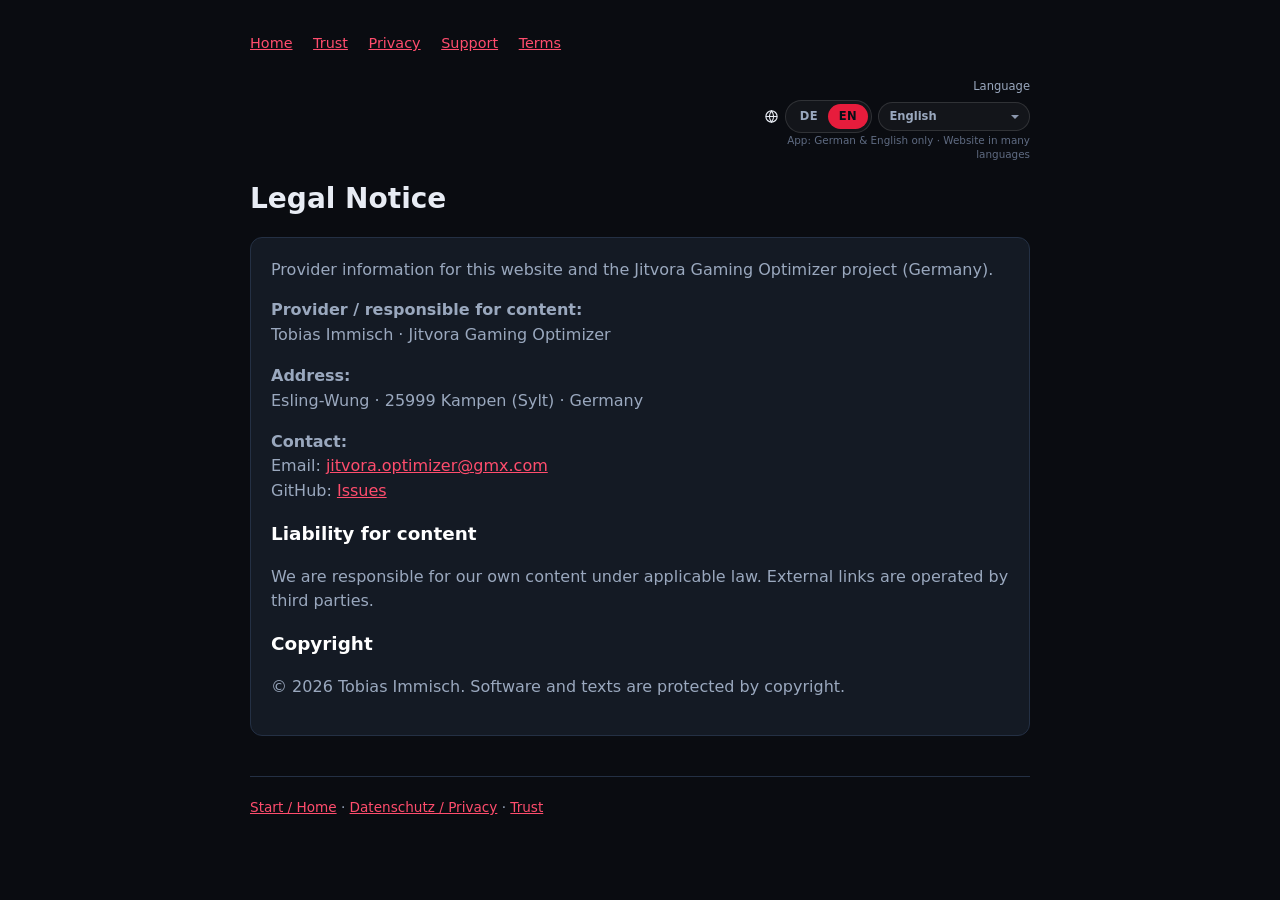
<file: docs/impressum.html>
<!DOCTYPE html>
<html lang="de">
<head>
  <meta charset="utf-8" />
  <meta name="viewport" content="width=device-width, initial-scale=1" />

  <link rel="icon" href="favicon.ico" sizes="any" />
  <link rel="icon" type="image/png" href="favicon.png" sizes="512x512" />
  <link rel="manifest" href="site.webmanifest" />
  <title>Impressum / Legal Notice — Jitvora Gaming Optimizer</title>
  <meta name="description" content="Impressum und Legal Notice (DE/EN) für Jitvora Gaming Optimizer — Tobias Immisch, Kampen (Sylt)." />
  <link rel="canonical" href="https://jitvora.de/impressum.html" />
  <script src="site-lang-boot.js?v=20260802a"></script>
  <script src="site-i18n.js?v=20260802b" defer></script>
  <link rel="stylesheet" href="_site.css" />
</head>
<body>
  <main class="wrap">
    <nav class="nav" aria-label="Legal navigation">
      <a href="index.html" data-i18n="nav.home">Start</a>
      <a href="trust.html" data-i18n="nav.trust">Trust</a>
      <a href="datenschutz.html" data-i18n="nav.privacy">Datenschutz</a>
      <a href="support.html" data-i18n="nav.support">Support</a>
      <a href="haftung.html" data-i18n="nav.terms">Haftung</a>
    </nav>
    <div class="lang-switch-wrap" data-lang-switch></div>
    <h1><span lang="de">Impressum</span><span lang="en">Legal Notice</span></h1>

    <section class="bilingual-block card" lang="de">
      <p class="lang-heading">Deutsch</p>
      <p>Angaben gemäß § 5 TMG (Deutschland)</p>
      <p><strong>Anbieter / Verantwortlich für den Inhalt:</strong><br />
        Tobias Immisch · Jitvora Gaming Optimizer</p>
      <p><strong>Anschrift:</strong><br />
        Esling-Wung · 25999 Kampen (Sylt) · Deutschland</p>
      <p><strong>Kontakt:</strong><br />
        E-Mail: <a href="mailto:jitvora.optimizer@gmx.com">jitvora.optimizer@gmx.com</a><br />
        GitHub: <a href="https://github.com/LegendR622/Jitvora-Gaming-Optimizer/issues">Issues</a></p>
      <h2>Haftung für Inhalte</h2>
      <p>Verantwortlich für eigene Inhalte nach den allgemeinen Gesetzen. Für externe Links gelten die jeweiligen Anbieter.</p>
      <h2>Urheberrecht</h2>
      <p>© 2026 Tobias Immisch. Software und Texte urheberrechtlich geschützt.</p>
    </section>

    <section class="bilingual-block card" lang="en">
      <p class="lang-heading">English</p>
      <p>Provider information for this website and the Jitvora Gaming Optimizer project (Germany).</p>
      <p><strong>Provider / responsible for content:</strong><br />
        Tobias Immisch · Jitvora Gaming Optimizer</p>
      <p><strong>Address:</strong><br />
        Esling-Wung · 25999 Kampen (Sylt) · Germany</p>
      <p><strong>Contact:</strong><br />
        Email: <a href="mailto:jitvora.optimizer@gmx.com">jitvora.optimizer@gmx.com</a><br />
        GitHub: <a href="https://github.com/LegendR622/Jitvora-Gaming-Optimizer/issues">Issues</a></p>
      <h2>Liability for content</h2>
      <p>We are responsible for our own content under applicable law. External links are operated by third parties.</p>
      <h2>Copyright</h2>
      <p>© 2026 Tobias Immisch. Software and texts are protected by copyright.</p>
    </section>

    <footer>
      <a href="index.html">Start / Home</a> ·
      <a href="datenschutz.html">Datenschutz / Privacy</a> ·
      <a href="trust.html">Trust</a>
    </footer>
  </main>
  <script src="site-lang.js?v=20260802a" defer></script>
</body>
</html>
</file>
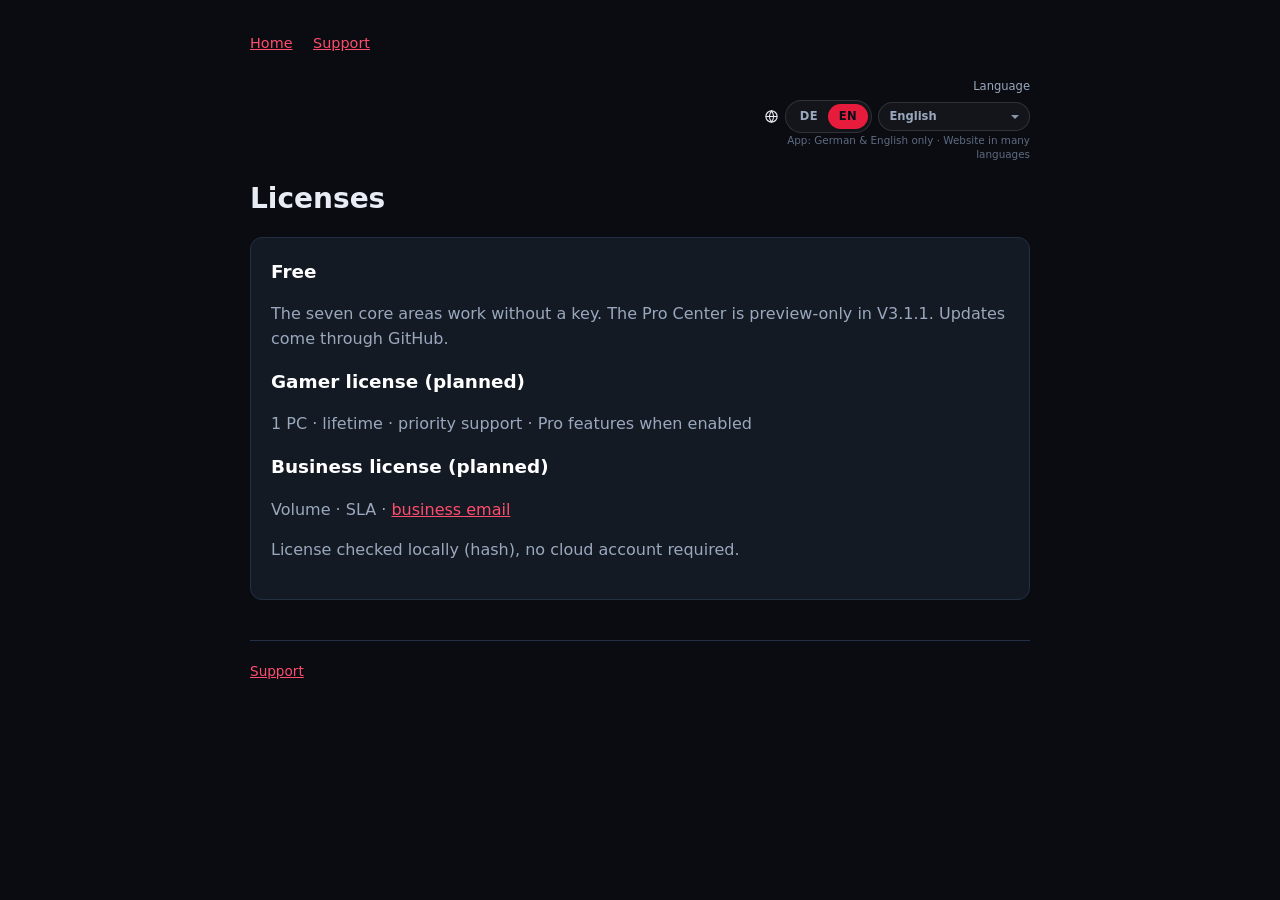
<file: docs/licenses.html>
<!DOCTYPE html>
<html lang="de">
<head>
  <meta charset="utf-8" />
  <meta name="viewport" content="width=device-width, initial-scale=1" />

  <link rel="icon" href="favicon.ico" sizes="any" />
  <link rel="icon" type="image/png" href="favicon.png" sizes="512x512" />
  <link rel="manifest" href="site.webmanifest" />
  <title>Lizenzen / Licenses — Jitvora Gaming Optimizer</title>
  <meta name="description" content="Lizenzinformationen und Hinweise zu verwendeten Komponenten des Jitvora Gaming Optimizer." />
  <link rel="canonical" href="https://jitvora.de/licenses.html" />
  <script src="site-lang-boot.js?v=20260802a"></script>
  <script src="site-i18n.js?v=20260802b" defer></script>
  <link rel="stylesheet" href="_site.css" />
</head>
<body>
  <main class="wrap">
    <nav class="nav" aria-label="Legal navigation">
      <a href="index.html" data-i18n="nav.home">Start</a>
      <a href="support.html" data-i18n="nav.support">Support</a>
    </nav>
    <div class="lang-switch-wrap" data-lang-switch></div>
    <h1><span lang="de">Lizenzen</span><span lang="en">Licenses</span></h1>

    <section class="bilingual-block card" lang="de">
      <p class="lang-heading">Deutsch</p>
      <h2>Free</h2>
      <p>Die sieben Kernbereiche sind ohne Schlüssel nutzbar. Das Pro Center ist in V3.1.1 nur eine Vorschau. Updates kommen über GitHub.</p>
      <h2>Gamer-Lizenz (geplant)</h2>
      <p>1 PC · Lifetime · Prior-Support · Pro-Features nach Freischaltung</p>
      <h2>Firmenlizenz (geplant)</h2>
      <p>Volumen · SLA · <a href="mailto:jitvora.optimizer@gmx.com?subject=%5BBusiness%5D%20Jitvora">Business-E-Mail</a></p>
      <p>Lizenzprüfung lokal (Hash), keine Cloud-Pflicht.</p>
    </section>

    <section class="bilingual-block card" lang="en">
      <p class="lang-heading">English</p>
      <h2>Free</h2>
      <p>The seven core areas work without a key. The Pro Center is preview-only in V3.1.1. Updates come through GitHub.</p>
      <h2>Gamer license (planned)</h2>
      <p>1 PC · lifetime · priority support · Pro features when enabled</p>
      <h2>Business license (planned)</h2>
      <p>Volume · SLA · <a href="mailto:jitvora.optimizer@gmx.com?subject=%5BBusiness%5D%20Jitvora">business email</a></p>
      <p>License checked locally (hash), no cloud account required.</p>
    </section>

    <footer><a href="support.html" data-i18n="nav.support">Support</a></footer>
  </main>
  <script src="site-lang.js?v=20260802a" defer></script>
</body>
</html>
</file>
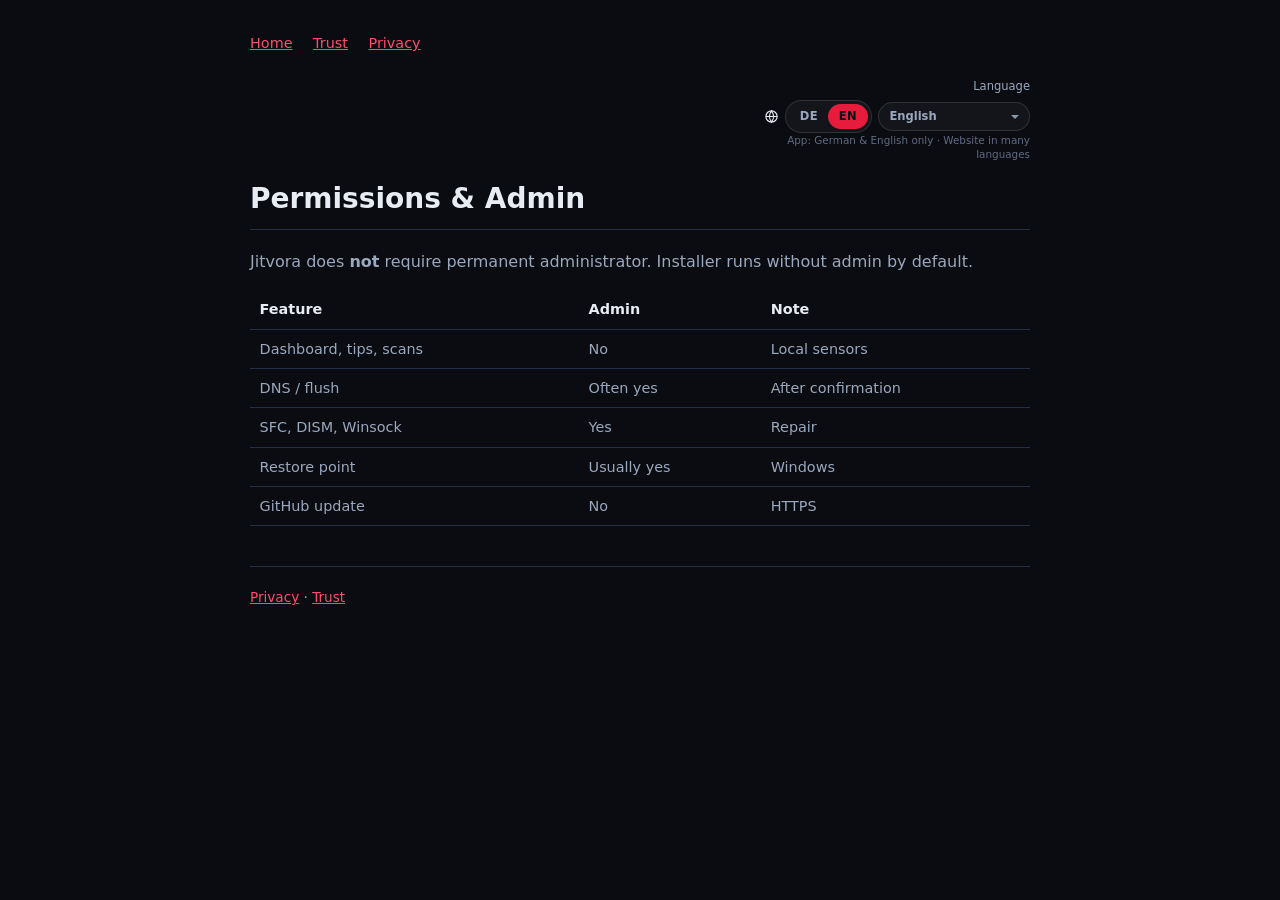
<file: docs/permissions.html>
<!DOCTYPE html>
<html lang="de">
<head>
  <meta charset="utf-8" />
  <meta name="viewport" content="width=device-width, initial-scale=1" />

  <link rel="icon" href="favicon.ico" sizes="any" />
  <link rel="icon" type="image/png" href="favicon.png" sizes="512x512" />
  <link rel="manifest" href="site.webmanifest" />
  <title>Berechtigungen / Permissions — Jitvora Gaming Optimizer</title>
  <meta name="description" content="Berechtigungen und Administratorzugriff des Jitvora Gaming Optimizer verständlich erklärt." />
  <link rel="canonical" href="https://jitvora.de/permissions.html" />
  <script src="site-lang-boot.js?v=20260802a"></script>
  <script src="site-i18n.js?v=20260802b" defer></script>
  <link rel="stylesheet" href="_site.css" />
</head>
<body>
  <main class="wrap">
    <nav class="nav" aria-label="Legal navigation">
      <a href="index.html" data-i18n="nav.home">Start</a>
      <a href="trust.html" data-i18n="nav.trust">Trust</a>
      <a href="datenschutz.html" data-i18n="nav.privacy">Datenschutz</a>
    </nav>
    <div class="lang-switch-wrap" data-lang-switch></div>
    <h1><span lang="de">Berechtigungen</span><span lang="en">Permissions &amp; Admin</span></h1>

    <section class="bilingual-block" lang="de">
      <p class="lang-heading">Deutsch</p>
      <p>Jitvora verlangt <strong>kein</strong> Dauer-Admin. Installer: <code>PrivilegesRequired=lowest</code>.</p>
      <table>
        <tr><th>Funktion</th><th>Admin</th><th>Hinweis</th></tr>
        <tr><td>Dashboard, Tipps, Scans</td><td>Nein</td><td>Lokale Sensoren</td></tr>
        <tr><td>DNS / Flush</td><td>Oft ja</td><td>Nach Bestätigung</td></tr>
        <tr><td>SFC, DISM, Winsock</td><td>Ja</td><td>Reparatur</td></tr>
        <tr><td>Wiederherstellungspunkt</td><td>Meist ja</td><td>Windows</td></tr>
        <tr><td>Update GitHub</td><td>Nein</td><td>HTTPS</td></tr>
      </table>
    </section>

    <section class="bilingual-block" lang="en">
      <p class="lang-heading">English</p>
      <p>Jitvora does <strong>not</strong> require permanent administrator. Installer runs without admin by default.</p>
      <table>
        <tr><th>Feature</th><th>Admin</th><th>Note</th></tr>
        <tr><td>Dashboard, tips, scans</td><td>No</td><td>Local sensors</td></tr>
        <tr><td>DNS / flush</td><td>Often yes</td><td>After confirmation</td></tr>
        <tr><td>SFC, DISM, Winsock</td><td>Yes</td><td>Repair</td></tr>
        <tr><td>Restore point</td><td>Usually yes</td><td>Windows</td></tr>
        <tr><td>GitHub update</td><td>No</td><td>HTTPS</td></tr>
      </table>
    </section>

    <footer><a href="datenschutz.html" data-i18n="nav.privacy">Privacy</a> · <a href="trust.html" data-i18n="nav.trust">Trust</a></footer>
  </main>
  <script src="site-lang.js?v=20260802a" defer></script>
</body>
</html>
</file>
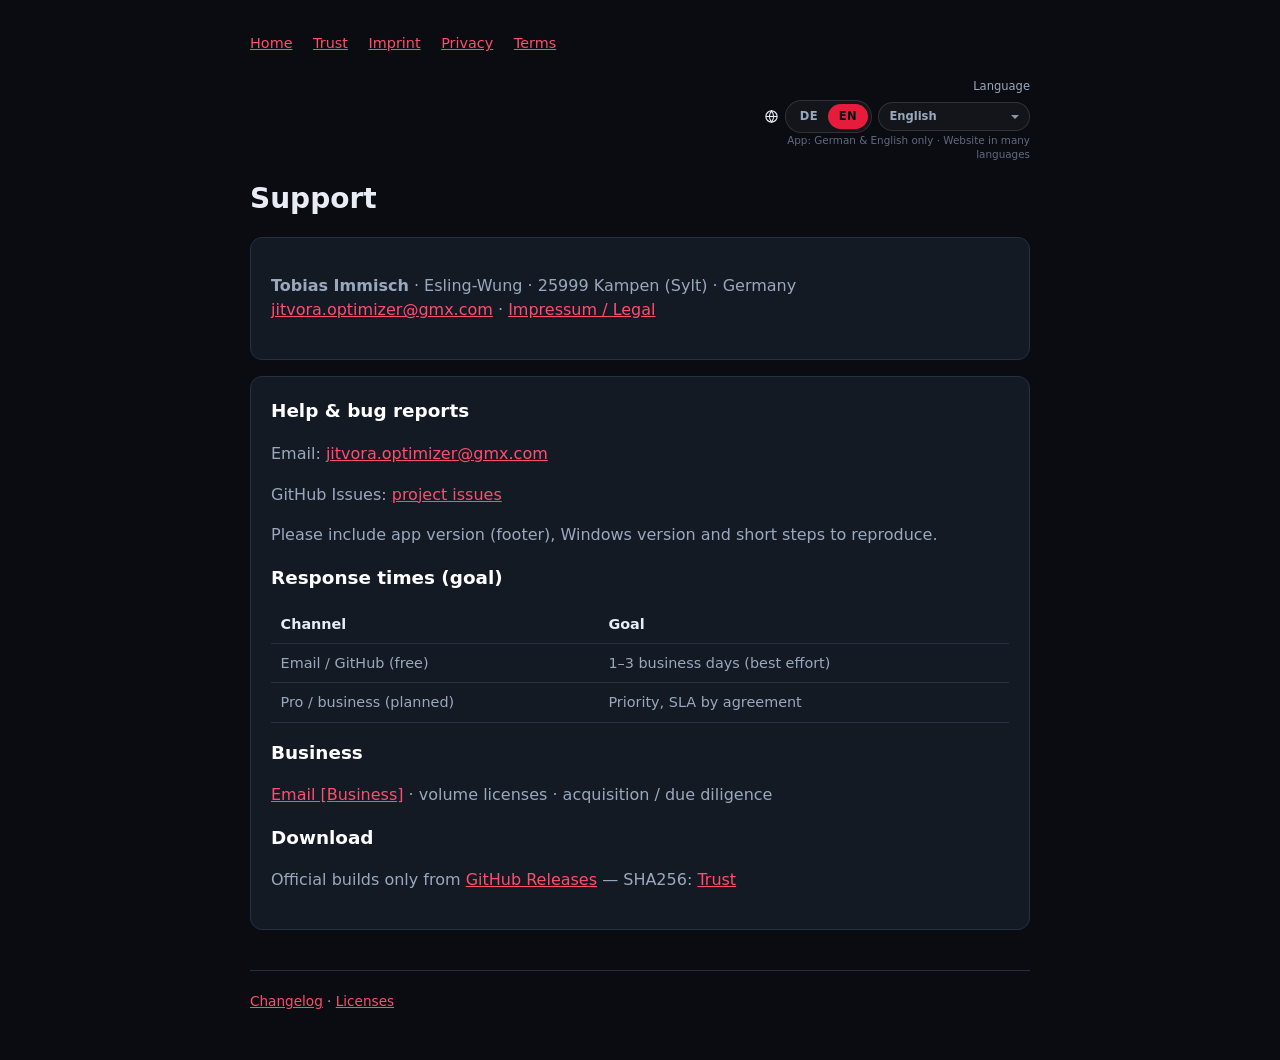
<file: docs/support.html>
<!DOCTYPE html>
<html lang="de">
<head>
  <meta charset="utf-8" />
  <meta name="viewport" content="width=device-width, initial-scale=1" />

  <link rel="icon" href="favicon.ico" sizes="any" />
  <link rel="icon" type="image/png" href="favicon.png" sizes="512x512" />
  <link rel="manifest" href="site.webmanifest" />
  <title>Support — Jitvora Gaming Optimizer</title>
  <meta name="description" content="Support DE/EN — Jitvora Gaming Optimizer, E-Mail und GitHub." />
  <link rel="canonical" href="https://jitvora.de/support.html" />
  <script src="site-lang-boot.js?v=20260802a"></script>
  <script src="site-i18n.js?v=20260802b" defer></script>
  <link rel="stylesheet" href="_site.css" />
</head>
<body>
  <main class="wrap">
    <nav class="nav" aria-label="Legal navigation">
      <a href="index.html" data-i18n="nav.home">Start</a>
      <a href="trust.html" data-i18n="nav.trust">Trust</a>
      <a href="impressum.html" data-i18n="nav.imprint">Impressum</a>
      <a href="datenschutz.html" data-i18n="nav.privacy">Datenschutz</a>
      <a href="haftung.html" data-i18n="nav.terms">Haftung</a>
    </nav>
    <div class="lang-switch-wrap" data-lang-switch></div>
    <h1>Support</h1>

    <div class="card">
      <p><strong>Tobias Immisch</strong> · Esling-Wung · 25999 Kampen (Sylt) · Germany<br />
        <a href="mailto:jitvora.optimizer@gmx.com">jitvora.optimizer@gmx.com</a> · <a href="impressum.html">Impressum / Legal</a></p>
    </div>

    <section class="bilingual-block card" lang="de">
      <p class="lang-heading">Deutsch</p>
      <h2>Hilfe &amp; Fehlerberichte</h2>
      <p>E-Mail: <a href="mailto:jitvora.optimizer@gmx.com">jitvora.optimizer@gmx.com</a></p>
      <p>GitHub Issues: <a href="https://github.com/LegendR622/Jitvora-Gaming-Optimizer/issues">Projekt-Issues</a></p>
      <p>Bitte App-Version (Footer), Windows-Version und kurze Schritte angeben.</p>
      <h2>Antwortzeiten (Ziel)</h2>
      <table>
        <tr><th>Kanal</th><th>Ziel</th></tr>
        <tr><td>E-Mail / GitHub (Free)</td><td>1–3 Werktage (best effort)</td></tr>
        <tr><td>Pro / Business (geplant)</td><td>Priorisiert, SLA nach Vereinbarung</td></tr>
      </table>
      <h2>Geschäftlich</h2>
      <p><a href="mailto:jitvora.optimizer@gmx.com?subject=%5BBusiness%5D%20Jitvora">E-Mail [Business]</a> · Flottenlizenzen · Due Diligence / Aufkauf</p>
      <h2>Download</h2>
      <p>Nur <a href="https://github.com/LegendR622/Jitvora-Gaming-Optimizer/releases">GitHub Releases</a> — SHA256: <a href="trust.html">Trust</a></p>
    </section>

    <section class="bilingual-block card" lang="en">
      <p class="lang-heading">English</p>
      <h2>Help &amp; bug reports</h2>
      <p>Email: <a href="mailto:jitvora.optimizer@gmx.com">jitvora.optimizer@gmx.com</a></p>
      <p>GitHub Issues: <a href="https://github.com/LegendR622/Jitvora-Gaming-Optimizer/issues">project issues</a></p>
      <p>Please include app version (footer), Windows version and short steps to reproduce.</p>
      <h2>Response times (goal)</h2>
      <table>
        <tr><th>Channel</th><th>Goal</th></tr>
        <tr><td>Email / GitHub (free)</td><td>1–3 business days (best effort)</td></tr>
        <tr><td>Pro / business (planned)</td><td>Priority, SLA by agreement</td></tr>
      </table>
      <h2>Business</h2>
      <p><a href="mailto:jitvora.optimizer@gmx.com?subject=%5BBusiness%5D%20Jitvora">Email [Business]</a> · volume licenses · acquisition / due diligence</p>
      <h2>Download</h2>
      <p>Official builds only from <a href="https://github.com/LegendR622/Jitvora-Gaming-Optimizer/releases">GitHub Releases</a> — SHA256: <a href="trust.html">Trust</a></p>
    </section>

    <footer>
      <a href="changelog.html" data-i18n="nav.changelog">Changelog</a> · <a href="licenses.html" data-i18n="nav.licenses">Lizenzen</a>
    </footer>
  </main>
  <script src="site-lang.js?v=20260802a" defer></script>
</body>
</html>
</file>
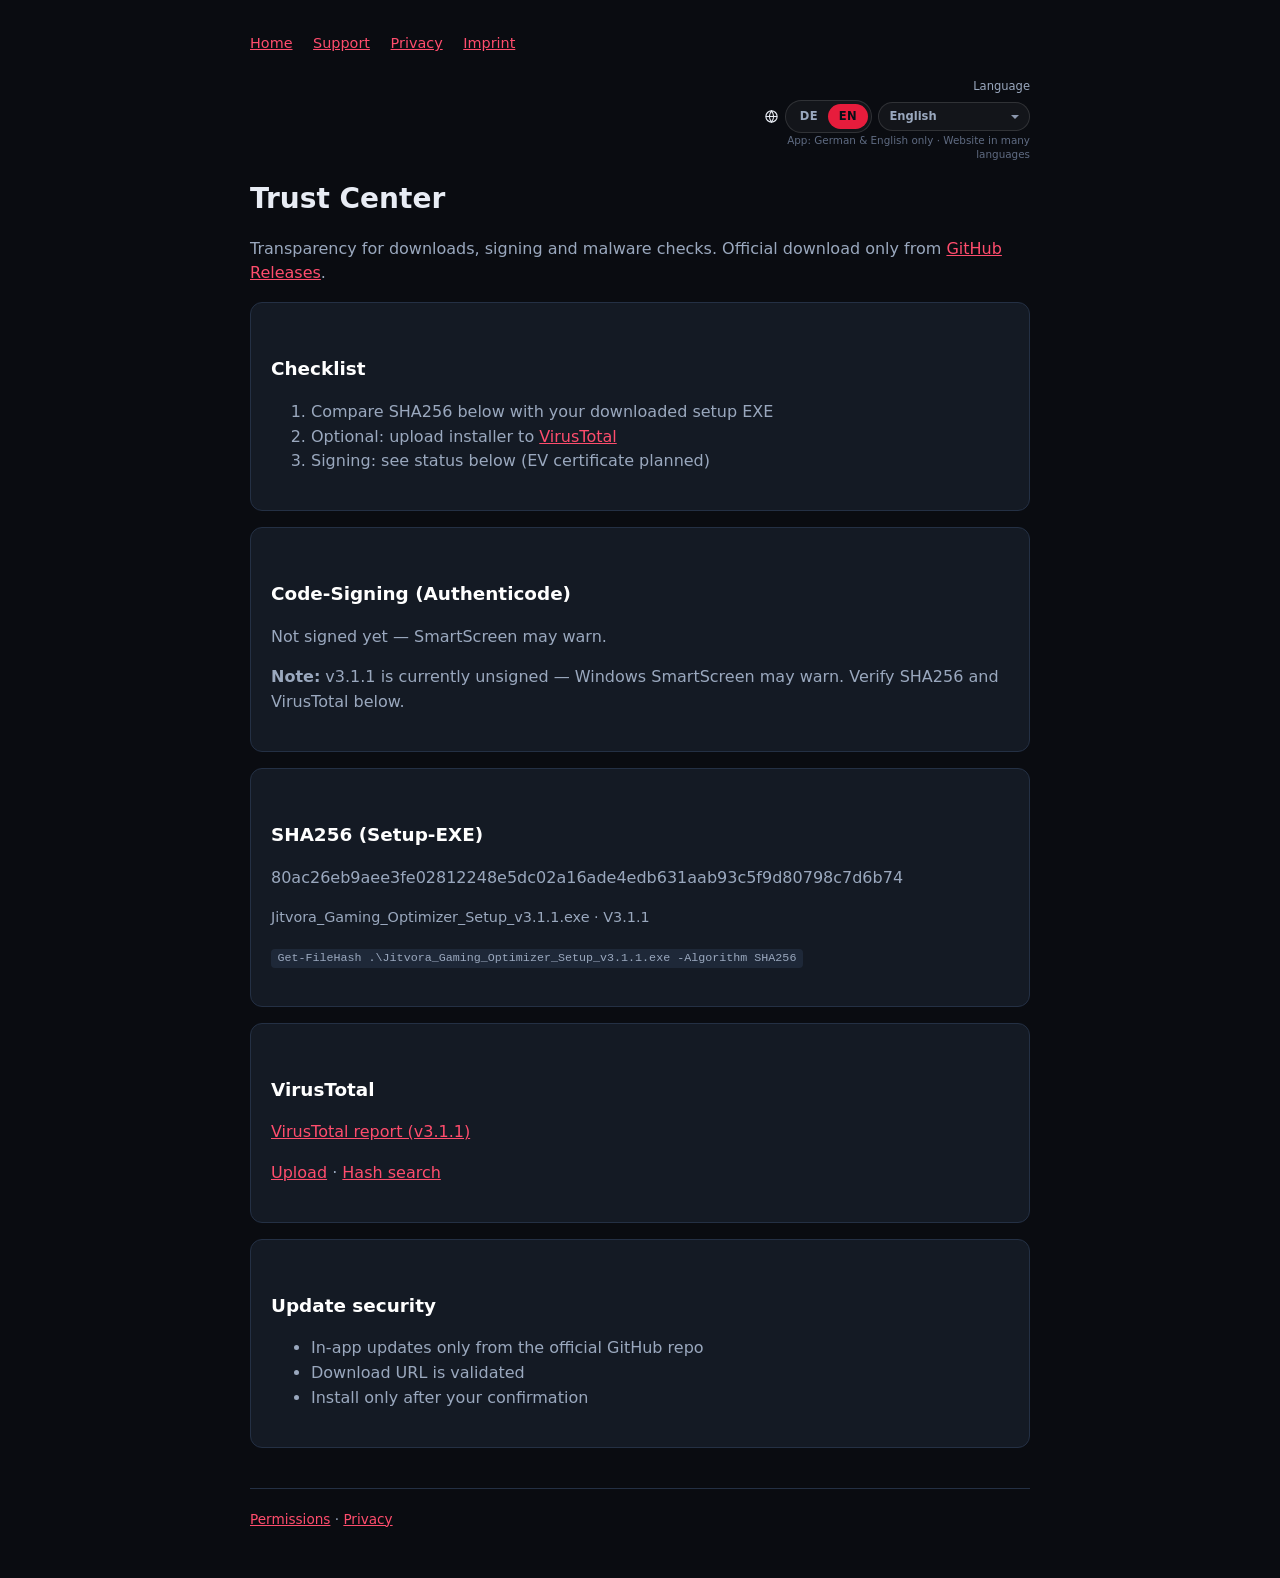
<file: docs/trust.html>
<!DOCTYPE html>
<html lang="de">
<head>
  <meta charset="utf-8" />
  <meta name="viewport" content="width=device-width, initial-scale=1" />

  <link rel="icon" href="favicon.ico" sizes="any" />
  <link rel="icon" type="image/png" href="favicon.png" sizes="512x512" />
  <link rel="manifest" href="site.webmanifest" />
  <title>Trust Center — Jitvora Gaming Optimizer</title>
  <meta name="description" content="Trust Center DE/EN — SHA256, VirusTotal, code signing for Jitvora Gaming Optimizer." />
  <link rel="canonical" href="https://jitvora.de/trust.html" />
  <script src="site-lang-boot.js?v=20260802a"></script>
  <script src="site-i18n.js?v=20260802b" defer></script>
  <link rel="stylesheet" href="_site.css" />
</head>
<body>
  <main class="wrap">
    <nav class="nav" aria-label="Legal navigation">
      <a href="index.html" data-i18n="nav.home">Start</a>
      <a href="support.html" data-i18n="nav.support">Support</a>
      <a href="datenschutz.html" data-i18n="nav.privacy">Datenschutz</a>
      <a href="impressum.html" data-i18n="nav.imprint">Impressum</a>
    </nav>
    <div class="lang-switch-wrap" data-lang-switch></div>
    <h1>Trust Center</h1>
    <p lang="de">Transparenz für Download, Signierung und Malware-Prüfung. Offizieller Download nur von <a href="https://github.com/LegendR622/Jitvora-Gaming-Optimizer/releases">GitHub Releases</a>.</p>
    <p lang="en">Transparency for downloads, signing and malware checks. Official download only from <a href="https://github.com/LegendR622/Jitvora-Gaming-Optimizer/releases">GitHub Releases</a>.</p>

    <div class="card">
      <h2><span lang="de">Checkliste</span><span lang="en">Checklist</span></h2>
      <ol lang="de">
        <li>SHA256 unten mit deiner Setup-EXE vergleichen</li>
        <li>Optional: Installer bei <a href="https://www.virustotal.com/gui/home/upload">VirusTotal</a> hochladen</li>
        <li>Signierung: Status unten (EV-Zertifikat geplant)</li>
      </ol>
      <ol lang="en">
        <li>Compare SHA256 below with your downloaded setup EXE</li>
        <li>Optional: upload installer to <a href="https://www.virustotal.com/gui/home/upload">VirusTotal</a></li>
        <li>Signing: see status below (EV certificate planned)</li>
      </ol>
    </div>

    <div class="card">
      <h2>Code-Signing (Authenticode)</h2>
      <p id="signing-status-de" lang="de">…</p>
      <p id="signing-status-en" lang="en">…</p>
      <p lang="de"><strong>Hinweis:</strong> v3.1.1 ist aktuell nicht signiert — Windows SmartScreen kann warnen. SHA256 und VirusTotal unten prüfen.</p>
      <p lang="en"><strong>Note:</strong> v3.1.1 is currently unsigned — Windows SmartScreen may warn. Verify SHA256 and VirusTotal below.</p>
    </div>

    <div class="card">
      <h2>SHA256 (Setup-EXE)</h2>
      <p id="sha256">—</p>
      <p id="file-name" style="font-size:0.9rem"></p>
      <p><code>Get-FileHash .\Jitvora_Gaming_Optimizer_Setup_v3.1.1.exe -Algorithm SHA256</code></p>
    </div>

    <div class="card">
      <h2>VirusTotal</h2>
      <p id="vt-link-de" lang="de">…</p>
      <p id="vt-link-en" lang="en">…</p>
      <p><a href="https://www.virustotal.com/gui/home/upload">Upload</a> · <a href="https://www.virustotal.com/gui/home/search">Hash search</a></p>
    </div>

    <div class="card">
      <h2><span lang="de">Update-Sicherheit</span><span lang="en">Update security</span></h2>
      <ul lang="de">
        <li>In-App-Update nur von offiziellem GitHub-Repo</li>
        <li>Download-URL wird geprüft</li>
        <li>Installation nur nach Bestätigung</li>
      </ul>
      <ul lang="en">
        <li>In-app updates only from the official GitHub repo</li>
        <li>Download URL is validated</li>
        <li>Install only after your confirmation</li>
      </ul>
    </div>

    <footer>
      <a href="permissions.html"><span lang="de">Berechtigungen</span><span lang="en">Permissions</span></a> ·
      <a href="datenschutz.html" data-i18n="nav.privacy">Privacy</a>
    </footer>
  </main>
  <script>
    fetch('trust-latest.json').then(r => r.json()).then(d => {
      document.getElementById('sha256').textContent = d.sha256 || '—';
      document.getElementById('file-name').textContent = (d.fileName || '') + ' · V' + (d.version || '');
      const signed = d.signed === true;
      const sub = d.signSubject || '';
      document.getElementById('signing-status-de').textContent = signed
        ? 'Installer signiert (' + sub + ')'
        : 'Noch nicht signiert — SmartScreen kann warnen.';
      document.getElementById('signing-status-en').textContent = signed
        ? 'Installer signed (' + sub + ')'
        : 'Not signed yet — SmartScreen may warn.';
      if (d.sha256 && d.sha256.length === 64) {
        const vt = (d.virusTotalUrl && d.virusTotalUrl.length > 20)
          ? d.virusTotalUrl
          : ('https://www.virustotal.com/gui/file-details/' + d.sha256);
        const html = '<a href="' + vt + '" rel="noopener">VirusTotal report (v' + (d.version || '') + ')</a>';
        document.getElementById('vt-link-de').innerHTML = html;
        document.getElementById('vt-link-en').innerHTML = html;
      } else {
        document.getElementById('vt-link-de').textContent = 'Hash nach Release.';
        document.getElementById('vt-link-en').textContent = 'Hash after release.';
      }
    }).catch(() => {
      document.getElementById('signing-status-de').textContent = 'trust-latest.json fehlt.';
      document.getElementById('signing-status-en').textContent = 'trust-latest.json missing.';
    });
  </script>
  <script src="site-lang.js?v=20260802a" defer></script>
</body>
</html>
</file>
<file: docs/landing.css>
/* ============================================================================
   Jitvora Gaming Optimizer — landing page design system
   No frameworks. Vanilla CSS custom properties.

   01 tokens · 02 base & a11y · 03 atmosphere · 04 nav · 05 buttons
   06 section frame · 07 hero · 08 showcase · 09 preview · 10 network watch
   11 how it works · 12 trust bento · 13 what's new · 14 faq · 15 finale
   16 footer · 17 language switcher · 18 command palette · 19 motion
   20 responsive
   ========================================================================= */

/* ————————————————— 01 · tokens ————————————————— */
:root {
  /* surface stack — near black with a cool tonal drift, never flat #000 */
  --ink-900: #05060a;
  --ink-850: #070810;
  --ink-800: #0a0c14;
  --ink-700: #0e1119;

  --panel: rgba(255, 255, 255, 0.026);
  --panel-2: rgba(255, 255, 255, 0.045);
  --panel-3: rgba(255, 255, 255, 0.068);

  --line: rgba(255, 255, 255, 0.075);
  --line-2: rgba(255, 255, 255, 0.115);
  --line-3: rgba(255, 255, 255, 0.19);

  /* type */
  /* every step stays above WCAG AA 4.5:1 on --ink-900 (18.7 / 11.0 / 6.0 / 4.6) */
  --text: #f4f6fa;
  --text-2: #b9bfcd;
  --text-3: #858c9d;
  --text-4: #787f92;

  /* brand — electric blue primary, cyan strictly ambient */
  --blue: #4d8bff;
  --blue-bright: #7aa8ff;
  --cyan: #3fc7d1;
  --on-blue: #04070f;

  /* semantic only */
  --ok: #3fd07f;
  --warn: #f2b544;
  --bad: #f4685f;

  /* radii */
  --r-xs: 6px;
  --r-sm: 10px;
  --r-md: 14px;
  --r-lg: 20px;
  --r-pill: 999px;

  /* spacing rhythm */
  --sec-y: clamp(3.25rem, 6.2vmin + 1.4rem, 6.5rem);
  --sec-y-tight: clamp(2.5rem, 4.6vmin + 1rem, 4.75rem);

  /* layout */
  --max: 1180px;
  --max-wide: 1320px;
  --max-text: 62ch;
  --nav-h: 60px;
  --pad-x: clamp(1.1rem, 4vw, 2.5rem);

  /* motion */
  --dur-1: 140ms;
  --dur-2: 240ms;
  --dur-3: 420ms;
  --dur-4: 720ms;
  --ease: cubic-bezier(0.22, 1, 0.36, 1);
  --ease-io: cubic-bezier(0.65, 0, 0.35, 1);
  --spring: cubic-bezier(0.34, 1.32, 0.44, 1);

  /* elevation — layered, never a single fat blur */
  --sh-1: 0 1px 0 rgba(255, 255, 255, 0.045) inset,
          0 8px 20px -12px rgba(0, 0, 0, 0.8);
  --sh-2: 0 1px 0 rgba(255, 255, 255, 0.05) inset,
          0 2px 6px rgba(0, 0, 0, 0.4),
          0 18px 44px -22px rgba(0, 0, 0, 0.85);
  --sh-3: 0 0 0 1px rgba(0, 0, 0, 0.6),
          0 1px 0 rgba(255, 255, 255, 0.06) inset,
          0 28px 60px -26px rgba(0, 0, 0, 0.92),
          0 56px 130px -60px rgba(45, 105, 220, 0.42);

  --glow-blue: 0 0 0 1px rgba(77, 139, 255, 0.4),
               0 8px 30px -8px rgba(77, 139, 255, 0.45);

  --font: "Segoe UI Variable Display", "Segoe UI", -apple-system,
          BlinkMacSystemFont, "SF Pro Display", system-ui, Roboto,
          "Helvetica Neue", Arial, sans-serif;
  --mono: ui-monospace, "Cascadia Mono", "SF Mono", "Segoe UI Mono",
          "Roboto Mono", Menlo, Consolas, monospace;
}

/* ————————————————— 02 · base & a11y ————————————————— */
*, *::before, *::after { box-sizing: border-box; }

html {
  scroll-behavior: smooth;
  scroll-padding-top: calc(var(--nav-h) + 1.25rem);
  overflow-x: clip;
  -webkit-text-size-adjust: 100%;
}

body {
  margin: 0;
  overflow-x: clip;
  background: var(--ink-900);
  color: var(--text);
  font-family: var(--font);
  font-size: clamp(0.95rem, 0.9rem + 0.2vw, 1.02rem);
  line-height: 1.62;
  font-synthesis-weight: none;
  -webkit-font-smoothing: antialiased;
  -moz-osx-font-smoothing: grayscale;
  text-rendering: optimizeLegibility;
}

img, svg { max-width: 100%; }
img { height: auto; display: block; }

a { color: var(--blue-bright); text-decoration: none; }
a:hover { color: #a3c3ff; }

button { font: inherit; color: inherit; }

::selection { background: rgba(77, 139, 255, 0.34); color: #fff; }

:focus-visible {
  outline: 2px solid var(--blue-bright);
  outline-offset: 3px;
  border-radius: var(--r-xs);
}

.sr-only {
  position: absolute; width: 1px; height: 1px;
  padding: 0; margin: -1px; overflow: hidden;
  clip: rect(0 0 0 0); clip-path: inset(50%); white-space: nowrap;
}

.skip-link {
  position: fixed; top: 0; left: 50%;
  transform: translate(-50%, -140%);
  z-index: 200;
  padding: 0.7rem 1.2rem;
  border-radius: 0 0 var(--r-md) var(--r-md);
  background: var(--blue);
  color: var(--on-blue);
  font-weight: 650;
  transition: transform var(--dur-2) var(--ease);
}
.skip-link:focus-visible { transform: translate(-50%, 0); color: var(--on-blue); }

/* type scale */
h1, h2, h3, h4 {
  margin: 0;
  font-weight: 640;
  letter-spacing: -0.026em;
  line-height: 1.06;
  text-wrap: balance;
}
h1 { font-size: clamp(2.6rem, 1.4rem + 4.6vw, 4.55rem); letter-spacing: -0.036em; }
h2 { font-size: clamp(1.95rem, 1.2rem + 2.6vw, 3.05rem); }
h3 { font-size: clamp(1.06rem, 1rem + 0.3vw, 1.24rem); line-height: 1.28; letter-spacing: -0.014em; }
p  { margin: 0; text-wrap: pretty; }

.eyebrow {
  display: inline-flex; align-items: center; gap: 0.55rem;
  font-size: 0.688rem; font-weight: 620;
  letter-spacing: 0.15em; text-transform: uppercase;
  color: var(--text-3);
}
.eyebrow::before {
  content: ""; width: 16px; height: 1px;
  background: linear-gradient(90deg, transparent, var(--blue));
}

/* ————————————————— 03 · atmosphere ————————————————— */
.page { position: relative; isolation: isolate; }

/* fixed technical field: coordinate grid + two soft lights */
.atmos {
  position: fixed; inset: 0; z-index: -2; pointer-events: none;
  background:
    radial-gradient(70% 46% at 50% -6%, rgba(52, 104, 214, 0.24), transparent 62%),
    radial-gradient(46% 34% at 88% 14%, rgba(63, 199, 209, 0.09), transparent 66%),
    linear-gradient(180deg, var(--ink-850) 0%, var(--ink-900) 46%, #04050a 100%);
}
.atmos::before {
  content: ""; position: absolute; inset: 0;
  background-image:
    linear-gradient(to right, rgba(255, 255, 255, 0.028) 1px, transparent 1px),
    linear-gradient(to bottom, rgba(255, 255, 255, 0.028) 1px, transparent 1px);
  background-size: 68px 68px;
  mask-image: radial-gradient(120% 78% at 50% 0%, #000 12%, transparent 74%);
  -webkit-mask-image: radial-gradient(120% 78% at 50% 0%, #000 12%, transparent 74%);
}
/* very faint grain — inline SVG, no extra request */
.atmos::after {
  content: ""; position: absolute; inset: 0;
  opacity: 0.03;
  background-image: url("data:image/svg+xml,%3Csvg xmlns='http://www.w3.org/2000/svg' width='140' height='140'%3E%3Cfilter id='n'%3E%3CfeTurbulence type='fractalNoise' baseFrequency='0.85' numOctaves='3'/%3E%3C/filter%3E%3Crect width='140' height='140' filter='url(%23n)'/%3E%3C/svg%3E");
}

/* ————————————————— 04 · nav ————————————————— */
.nav {
  position: sticky; top: 0; z-index: 90;
  height: var(--nav-h);
  transition: background var(--dur-2) var(--ease),
              border-color var(--dur-2) var(--ease);
  border-bottom: 1px solid transparent;
}
.nav.is-stuck {
  background: rgba(7, 8, 14, 0.72);
  backdrop-filter: saturate(160%) blur(18px);
  -webkit-backdrop-filter: saturate(160%) blur(18px);
  border-bottom-color: var(--line);
}

.nav-inner {
  max-width: var(--max-wide); height: 100%;
  margin: 0 auto; padding: 0 var(--pad-x);
  display: flex; align-items: center; gap: 1rem;
}

.brand { display: inline-flex; align-items: center; gap: 0.6rem; color: var(--text); }
.brand:hover { color: var(--text); }
.brand-mark {
  width: 28px; height: 28px; border-radius: 8px;
  transition: transform var(--dur-2) var(--spring);
}
.brand:hover .brand-mark { transform: scale(1.06) rotate(-2deg); }
.brand-name { font-size: 0.98rem; font-weight: 660; letter-spacing: -0.018em; }
.brand-ver {
  font-family: var(--mono); font-size: 0.66rem; font-weight: 600;
  padding: 0.14rem 0.4rem; border-radius: var(--r-xs);
  color: var(--text-3);
  background: var(--panel-2);
  border: 1px solid var(--line);
}

.nav-links {
  display: flex; align-items: center; gap: 0.15rem;
  margin-inline-start: auto;
}
.nav-links a {
  position: relative; white-space: nowrap;
  padding: 0.42rem 0.72rem; border-radius: var(--r-sm);
  font-size: 0.855rem; font-weight: 520;
  color: var(--text-3);
  transition: color var(--dur-1) var(--ease), background var(--dur-1) var(--ease);
}
.nav-links a:hover { color: var(--text); background: var(--panel-2); }
.nav-links a.is-current { color: var(--text); }
.nav-links a.is-current::after {
  content: ""; position: absolute; left: 0.72rem; right: 0.72rem; bottom: 0.16rem;
  height: 1.5px; border-radius: 2px;
  background: linear-gradient(90deg, var(--blue), var(--cyan));
}

.nav-actions { display: flex; align-items: center; gap: 0.5rem; margin-inline-start: auto; }
.nav-links + .nav-actions { margin-inline-start: 1rem; }

.cmdk-trigger {
  display: inline-flex; align-items: center; gap: 0.5rem;
  height: 32px; padding: 0 0.6rem;
  border-radius: var(--r-sm);
  background: var(--panel); border: 1px solid var(--line);
  color: var(--text-3); font-size: 0.8rem; cursor: pointer;
  transition: border-color var(--dur-1) var(--ease), color var(--dur-1) var(--ease),
              background var(--dur-1) var(--ease);
}
.cmdk-trigger:hover { color: var(--text-2); border-color: var(--line-2); background: var(--panel-2); }
.cmdk-trigger kbd {
  font-family: var(--mono); font-size: 0.66rem;
  padding: 0.1rem 0.32rem; border-radius: 5px;
  background: var(--panel-2); border: 1px solid var(--line);
  color: var(--text-3);   /* on the raised chip --text-4 lands at 4.47:1 */
}

.nav-burger {
  display: none;
  width: 34px; height: 32px;
  align-items: center; justify-content: center;
  border-radius: var(--r-sm);
  background: var(--panel); border: 1px solid var(--line);
  color: var(--text-2); cursor: pointer;
}
.nav-burger:hover { background: var(--panel-2); }

.nav-drawer {
  position: fixed; inset: var(--nav-h) 0 auto 0; z-index: 89;
  padding: 0.9rem var(--pad-x) 1.3rem;
  background: rgba(8, 9, 15, 0.96);
  backdrop-filter: blur(20px); -webkit-backdrop-filter: blur(20px);
  border-bottom: 1px solid var(--line);
  transform: translateY(-8px); opacity: 0; visibility: hidden;
  transition: transform var(--dur-2) var(--ease), opacity var(--dur-2) var(--ease),
              visibility var(--dur-2);
}
.nav-drawer.is-open { transform: none; opacity: 1; visibility: visible; }
.nav-drawer-links { display: grid; gap: 0.15rem; }
.nav-drawer-links a {
  padding: 0.72rem 0.7rem; border-radius: var(--r-sm);
  color: var(--text-2); font-size: 1rem; font-weight: 540;
}
.nav-drawer-links a:hover { background: var(--panel-2); color: var(--text); }
.nav-drawer .btn { margin-top: 0.7rem; width: 100%; }
.nav-drawer-lang { margin-top: 1rem; }

/* scroll progress hairline */
.nav-progress {
  position: absolute; left: 0; bottom: -1px; height: 1.5px;
  width: 100%; transform-origin: 0 50%; transform: scaleX(0);
  background: linear-gradient(90deg, var(--blue), var(--cyan));
  opacity: 0; transition: opacity var(--dur-2) var(--ease);
}
.nav.is-stuck .nav-progress { opacity: 0.9; }
[dir="rtl"] .nav-progress { transform-origin: 100% 50%; }

/* ————————————————— 05 · buttons ————————————————— */
.btn {
  position: relative; overflow: hidden;
  display: inline-flex; align-items: center; justify-content: center; gap: 0.55rem;
  height: 42px; padding: 0 1.15rem;
  border: 1px solid transparent; border-radius: var(--r-sm);
  font-size: 0.9rem; font-weight: 620; letter-spacing: -0.008em;
  white-space: nowrap; cursor: pointer;
  transition: transform var(--dur-1) var(--ease), background var(--dur-2) var(--ease),
              border-color var(--dur-2) var(--ease), box-shadow var(--dur-2) var(--ease),
              color var(--dur-2) var(--ease);
}
.btn:active { transform: translateY(1px); }
.btn-icon { flex: none; }

/* the gradient's darkest stop still clears 4.5:1 against the near-black label */
.btn-primary {
  background: linear-gradient(180deg, var(--blue-bright), var(--blue) 58%, #3c74e6);
  color: var(--on-blue);
  box-shadow: 0 1px 0 rgba(255, 255, 255, 0.3) inset,
              0 10px 26px -12px rgba(77, 139, 255, 0.75);
}
.btn-primary:hover {
  color: var(--on-blue);
  box-shadow: 0 1px 0 rgba(255, 255, 255, 0.38) inset,
              0 14px 34px -12px rgba(77, 139, 255, 0.9);
}
/* restrained sheen that sweeps once on hover */
.btn-primary::after {
  content: ""; position: absolute; inset: 0;
  background: linear-gradient(105deg, transparent 30%,
              rgba(255, 255, 255, 0.42) 48%, transparent 66%);
  transform: translateX(-120%);
  transition: transform var(--dur-4) var(--ease);
}
.btn-primary:hover::after { transform: translateX(120%); }

.btn-ghost {
  background: var(--panel); border-color: var(--line-2); color: var(--text-2);
}
.btn-ghost:hover { background: var(--panel-2); border-color: var(--line-3); color: var(--text); }

.btn-lg { height: 50px; padding: 0 1.6rem; font-size: 0.97rem; border-radius: var(--r-md); }
.btn-nav { height: 32px; padding: 0 0.85rem; font-size: 0.82rem; }

/* ————————————————— 06 · section frame ————————————————— */
.section {
  position: relative;
  max-width: var(--max); margin: 0 auto;
  padding: var(--sec-y) var(--pad-x);
}
.section--wide { max-width: var(--max-wide); }
.section--tight { padding-block: var(--sec-y-tight); }

/* thin seam between chapters, fading at both ends */
.section--seam::before {
  content: ""; position: absolute; top: 0; left: var(--pad-x); right: var(--pad-x);
  height: 1px;
  background: linear-gradient(90deg, transparent, var(--line), transparent);
}

.sec-head { max-width: 46rem; margin-bottom: clamp(1.75rem, 2.4vmin + 1rem, 2.75rem); }
.sec-head h2 { margin-top: 0.85rem; }
.sec-head .sec-lead {
  margin-top: 1rem; max-width: var(--max-text);
  font-size: clamp(1rem, 0.96rem + 0.3vw, 1.14rem);
  color: var(--text-2); line-height: 1.58;
}
.sec-head--center { margin-inline: auto; text-align: center; }
.sec-head--center .eyebrow { justify-content: center; }
.sec-head--center .sec-lead { margin-inline: auto; }

/* ————————————————— 07 · hero ————————————————— */
.hero {
  position: relative;
  padding: clamp(2.5rem, 4.5vmin + 1.5rem, 5rem) var(--pad-x)
           clamp(3rem, 5.5vmin + 1.5rem, 5.5rem);
  max-width: var(--max-wide); margin: 0 auto;
}

/* cursor-aware light — JS writes --mx/--my; without JS it simply never shows */
.hero-spot {
  position: absolute; inset: 0; z-index: -1; pointer-events: none;
  background: radial-gradient(360px 260px at var(--mx, 62%) var(--my, 26%),
              rgba(77, 139, 255, 0.15), transparent 70%);
  opacity: 0; transition: opacity var(--dur-4) var(--ease);
}
.hero:hover .hero-spot { opacity: 1; }

.hero-inner {
  display: grid; gap: clamp(2.6rem, 5vw, 4rem);
  grid-template-columns: minmax(0, 0.92fr) minmax(0, 1.08fr);
  align-items: center;
}

.hero-badge {
  display: inline-flex; align-items: center; gap: 0.5rem;
  padding: 0.3rem 0.72rem 0.3rem 0.5rem;
  border-radius: var(--r-pill);
  background: var(--panel-2); border: 1px solid var(--line-2);
  font-size: 0.755rem; font-weight: 560; color: var(--text-2);
}
.hero-badge-dot {
  width: 6px; height: 6px; border-radius: 50%; flex: none;
  background: var(--ok); box-shadow: 0 0 0 3px rgba(63, 208, 127, 0.16);
}

.hero h1 { margin-top: 1.35rem; }
.hero-accent {
  background: linear-gradient(96deg, var(--blue-bright) 8%, var(--cyan) 92%);
  -webkit-background-clip: text; background-clip: text;
  -webkit-text-fill-color: transparent; color: transparent;
}
.hero-sub {
  margin-top: 1.35rem; max-width: 34rem;
  font-size: clamp(1.02rem, 0.96rem + 0.4vw, 1.2rem);
  color: var(--text-2); line-height: 1.56;
}

.hero-cta { display: flex; flex-wrap: wrap; gap: 0.7rem; margin-top: 2rem; }

.hero-verify {
  display: flex; flex-wrap: wrap; align-items: center; gap: 0.45rem;
  margin-top: 1.15rem; font-size: 0.78rem; color: var(--text-4);
}
.hero-verify code {
  font-family: var(--mono); font-size: 0.72rem;
  padding: 0.16rem 0.44rem; border-radius: var(--r-xs);
  background: var(--panel); border: 1px solid var(--line);
  color: var(--text-3);
}
.hero-verify a { color: var(--text-3); text-decoration: underline; text-underline-offset: 3px; }
.hero-verify a:hover { color: var(--blue-bright); }

.hero-pills {
  display: flex; flex-wrap: wrap; gap: 0.42rem;
  margin: 1.9rem 0 0; padding: 0; list-style: none;
}
.hero-pills li {
  display: inline-flex; align-items: center; gap: 0.4rem;
  padding: 0.3rem 0.68rem; border-radius: var(--r-pill);
  background: var(--panel); border: 1px solid var(--line);
  font-size: 0.76rem; color: var(--text-3);
}
.hero-pills li::before {
  content: ""; width: 4px; height: 4px; border-radius: 50%;
  background: var(--blue); flex: none;
}

/* — hero product stage — */
.hero-stage { position: relative; perspective: 1400px; }

.stage-app {
  position: relative; z-index: 2; margin: 0;
  border-radius: var(--r-lg); overflow: hidden;
  background: linear-gradient(180deg, var(--ink-700), var(--ink-800));
  border: 1px solid var(--line-2);
  box-shadow: var(--sh-3);
  transform: rotateY(-4.5deg) rotateX(1.6deg) translateZ(0);
  transition: transform var(--dur-4) var(--ease);
}
.hero-stage:hover .stage-app { transform: rotateY(-2deg) rotateX(0.6deg); }

/* stacked ghost windows behind — depth without noise */
.stage-ghost {
  position: absolute; z-index: 1; inset: 0;
  border-radius: var(--r-lg);
  border: 1px solid var(--line);
  background: linear-gradient(180deg, rgba(255, 255, 255, 0.035), transparent);
}
.stage-ghost--1 { transform: translate(3%, -5%) rotateY(-4.5deg) scale(0.96); opacity: 0.55; }
.stage-ghost--2 { transform: translate(6%, -9.5%) rotateY(-4.5deg) scale(0.92); opacity: 0.28; }

.win-bar {
  display: flex; align-items: center; gap: 0.6rem;
  padding: 0.62rem 0.85rem;
  border-bottom: 1px solid var(--line);
  background: rgba(255, 255, 255, 0.018);
}
.win-dots { display: flex; gap: 5px; }
.win-dots span { width: 8px; height: 8px; border-radius: 50%; background: var(--line-3); }
.win-title { font-size: 0.735rem; color: var(--text-3); letter-spacing: -0.006em; }
.win-chip {
  margin-inline-start: auto;
  font-family: var(--mono); font-size: 0.62rem; text-transform: uppercase;
  letter-spacing: 0.08em;
  padding: 0.14rem 0.42rem; border-radius: var(--r-xs);
  background: rgba(77, 139, 255, 0.14); color: var(--blue-bright);
  border: 1px solid rgba(77, 139, 255, 0.25);
}

.win-body { display: grid; grid-template-columns: 132px minmax(0, 1fr); }

.win-side {
  padding: 0.75rem 0.6rem;
  border-inline-end: 1px solid var(--line);
  background: rgba(0, 0, 0, 0.2);
}
.win-brand {
  display: flex; align-items: center; gap: 0.42rem;
  padding: 0.2rem 0.4rem 0.75rem;
  font-size: 0.79rem; font-weight: 620; color: var(--text-2);
}
.win-brand img { width: 18px; height: 18px; border-radius: 5px; }
.win-group {
  margin: 0.5rem 0 0.3rem; padding: 0 0.4rem;
  font-size: 0.585rem; font-weight: 640; letter-spacing: 0.13em;
  text-transform: uppercase; color: var(--text-4);
}
.win-nav {
  padding: 0.3rem 0.45rem; border-radius: var(--r-xs);
  font-size: 0.755rem; color: var(--text-3);
}
.win-nav--active { background: rgba(255, 255, 255, 0.075); color: var(--text); }

.win-main { padding: 0.85rem; display: grid; gap: 0.7rem; align-content: start; }

.win-tiles { display: grid; grid-template-columns: repeat(4, minmax(0, 1fr)); gap: 0.5rem; }
.win-tile {
  padding: 0.55rem 0.6rem; border-radius: var(--r-sm);
  background: var(--panel); border: 1px solid var(--line);
  display: grid; gap: 0.12rem;
}
.win-tile-k {
  font-size: 0.6rem; text-transform: uppercase; letter-spacing: 0.1em; color: var(--text-4);
}
.win-tile-v { font-size: 0.95rem; font-weight: 640; letter-spacing: -0.02em; }
.win-tile-v.is-ok { color: var(--ok); }
.win-tile-s { font-size: 0.63rem; color: var(--text-4); }
.win-tile-s.is-ok { color: rgba(63, 208, 127, 0.75); }

.win-card {
  padding: 0.7rem 0.75rem 0.35rem; border-radius: var(--r-sm);
  background: var(--panel); border: 1px solid var(--line);
  color: var(--blue);
}
.win-card-head {
  display: flex; align-items: center; justify-content: space-between;
  font-size: 0.7rem; color: var(--text-3); margin-bottom: 0.35rem;
}
.win-live {
  display: inline-flex; align-items: center; gap: 0.32rem;
  font-family: var(--mono); font-size: 0.6rem; color: var(--ok);
}
.win-live::before {
  content: ""; width: 5px; height: 5px; border-radius: 50%; background: currentColor;
  animation: pulse-dot 2.2s var(--ease-io) infinite;
}
.win-graph { display: block; width: 100%; height: 72px; }

.win-row {
  display: flex; align-items: center; gap: 0.6rem;
  padding: 0.6rem 0.7rem; border-radius: var(--r-sm);
  background: var(--panel); border: 1px solid var(--line);
}
.win-row-ico {
  flex: none; width: 28px; height: 28px; border-radius: 8px;
  display: grid; place-items: center;
  background: rgba(77, 139, 255, 0.13); color: var(--blue-bright);
  border: 1px solid rgba(77, 139, 255, 0.2);
}
.win-row-copy { min-width: 0; flex: 1; }
.win-row-t { font-size: 0.79rem; font-weight: 600; }
.win-row-copy p { font-size: 0.665rem; color: var(--text-4); margin-top: 0.1rem; }
.win-track {
  margin-top: 0.4rem; height: 3px; border-radius: 2px;
  background: rgba(255, 255, 255, 0.08); overflow: hidden;
}
.win-track > span {
  display: block; height: 100%; width: 68%; border-radius: 2px;
  background: linear-gradient(90deg, var(--blue), var(--cyan));
}

/* floating fragments that break the window frame */
.stage-frag {
  position: absolute; z-index: 3;
  display: flex; align-items: center; gap: 0.55rem;
  padding: 0.55rem 0.75rem; border-radius: var(--r-md);
  background: rgba(14, 17, 25, 0.82);
  backdrop-filter: blur(14px); -webkit-backdrop-filter: blur(14px);
  border: 1px solid var(--line-2);
  box-shadow: var(--sh-2);
}
.stage-frag--ping { inset-inline-start: -6%; bottom: 16%; }
.frag-ico {
  width: 26px; height: 26px; border-radius: 8px; flex: none;
  display: grid; place-items: center;
  background: var(--panel-2); color: var(--text-2);
}
.frag-k { font-size: 0.66rem; color: var(--text-4); }
.frag-v { font-size: 1.05rem; font-weight: 660; letter-spacing: -0.03em; }
.frag-v small { font-size: 0.6rem; font-weight: 520; color: var(--text-4); margin-inline-start: 2px; }
.frag-tag {
  font-size: 0.62rem; padding: 0.1rem 0.36rem; border-radius: var(--r-xs);
  background: rgba(63, 208, 127, 0.14); color: var(--ok);
}

.mock-note { margin-top: 1.1rem; font-size: 0.75rem; color: var(--text-4); text-align: center; }

/* ————————————————— 08 · showcase (feature explorer) ————————————————— */
/* the stage stretches to the tab column so switching tabs never resizes it */
.showcase {
  display: grid; gap: clamp(1.5rem, 3vw, 2.6rem);
  grid-template-columns: minmax(0, 0.68fr) minmax(0, 1.32fr);
  align-items: stretch;
}

.showcase-tabs {
  display: grid; gap: 2px; align-content: start;
  border-inline-start: 1px solid var(--line);
  padding-inline-start: 0.1rem;
}
.showcase-tab {
  display: flex; align-items: flex-start; gap: 0.7rem; text-align: start;
  padding: 0.6rem 0.8rem;
  background: none; border: 0; border-radius: var(--r-sm);
  color: var(--text-3); cursor: pointer;
  position: relative;
  transition: background var(--dur-2) var(--ease), color var(--dur-2) var(--ease);
}
.showcase-tab::before {
  content: ""; position: absolute; inset-inline-start: -1.1rem; top: 12%; bottom: 12%;
  width: 2px; border-radius: 2px; background: var(--blue);
  transform: scaleY(0);
  transition: transform var(--dur-3) var(--ease);
}
.showcase-tab:hover { background: var(--panel); color: var(--text-2); }
.showcase-tab[aria-selected="true"] { background: var(--panel-2); color: var(--text); }
.showcase-tab[aria-selected="true"]::before { transform: scaleY(1); }
.showcase-tab-ico {
  flex: none; width: 30px; height: 30px; border-radius: 9px;
  display: grid; place-items: center;
  background: var(--panel-2); border: 1px solid var(--line);
  color: var(--text-3);
  transition: color var(--dur-2) var(--ease), background var(--dur-2) var(--ease),
              border-color var(--dur-2) var(--ease);
}
.showcase-tab[aria-selected="true"] .showcase-tab-ico {
  background: rgba(77, 139, 255, 0.14);
  border-color: rgba(77, 139, 255, 0.3);
  color: var(--blue-bright);
}
.showcase-tab-copy { min-width: 0; }
.showcase-tab-t { display: block; font-size: 0.9rem; font-weight: 600; letter-spacing: -0.012em; }
.showcase-tab-d {
  display: block; margin-top: 0.16rem;
  font-size: 0.775rem; line-height: 1.4; color: var(--text-4);
}

.showcase-stage {
  position: relative; min-height: 344px;
  display: flex; flex-direction: column; justify-content: center;
  border-radius: var(--r-lg);
  background:
    radial-gradient(120% 90% at 12% 0%, rgba(77, 139, 255, 0.09), transparent 60%),
    linear-gradient(180deg, var(--ink-700), var(--ink-850));
  border: 1px solid var(--line-2);
  box-shadow: var(--sh-2);
  padding: clamp(1rem, 2.4vw, 1.75rem);
  overflow: hidden;
}
.showcase-panel { display: grid; gap: 0.75rem; align-content: start; }

/* one honest line that stays true for every feature, pinned to the bottom */
.showcase-foot {
  display: flex; align-items: center; gap: 0.6rem;
  margin-top: 1.35rem;
  font-size: 0.75rem; color: var(--text-4); line-height: 1.5;
}
.showcase-foot::before {
  content: ""; flex: none; width: 16px; height: 16px; border-radius: 50%;
  background: rgba(63, 208, 127, 0.14);
  box-shadow: inset 0 0 0 1px rgba(63, 208, 127, 0.35);
}
.showcase-panel[hidden] { display: none; }
.showcase-panel.is-entering > * { animation: panel-in 340ms var(--ease) both; }
.showcase-panel.is-entering > *:nth-child(1) { animation-delay: 0ms; }
.showcase-panel.is-entering > *:nth-child(2) { animation-delay: 45ms; }
.showcase-panel.is-entering > *:nth-child(3) { animation-delay: 90ms; }
.showcase-panel.is-entering > *:nth-child(4) { animation-delay: 130ms; }
/* meters and toggles settle after the rows they belong to */
.showcase-panel.is-entering .demo-bar > span { animation: meter-in 620ms var(--ease) both 140ms; }
.showcase-panel.is-entering .demo-toggle > span { animation: knob-in 420ms var(--spring) both 200ms; }

.panel-head {
  display: flex; align-items: baseline; justify-content: space-between;
  gap: 1rem; flex-wrap: wrap;
  padding-bottom: 0.75rem;
  border-bottom: 1px solid var(--line);
}
.panel-head h3 { color: var(--text); }
.panel-tag {
  font-family: var(--mono); font-size: 0.64rem; text-transform: uppercase;
  letter-spacing: 0.1em; color: var(--text-4);
}
.panel-note { font-size: 0.815rem; color: var(--text-3); line-height: 1.52; max-width: 56ch; }

/* mini-demo primitives shared by all panels */
.demo-rows { display: grid; gap: 0.4rem; }
.demo-row {
  display: flex; align-items: center; gap: 0.65rem;
  padding: 0.6rem 0.75rem; border-radius: var(--r-sm);
  background: var(--panel); border: 1px solid var(--line);
  font-size: 0.82rem;
}
.demo-row-k { color: var(--text-2); flex: 1; min-width: 0; }
.demo-row-v { font-family: var(--mono); font-size: 0.76rem; color: var(--text-3); }
.demo-row-v.is-ok { color: var(--ok); }
.demo-row-v.is-warn { color: var(--warn); }
.demo-check {
  flex: none; width: 17px; height: 17px; border-radius: 5px;
  display: grid; place-items: center;
  background: rgba(77, 139, 255, 0.16); color: var(--blue-bright);
  border: 1px solid rgba(77, 139, 255, 0.3);
}
.demo-check--off { background: var(--panel-2); border-color: var(--line-2); color: transparent; }
.demo-tag {
  font-size: 0.66rem; padding: 0.12rem 0.42rem; border-radius: var(--r-xs);
  background: var(--panel-2); border: 1px solid var(--line); color: var(--text-4);
  white-space: nowrap;
}
.demo-tag--ok { background: rgba(63, 208, 127, 0.12); border-color: rgba(63, 208, 127, 0.24); color: var(--ok); }
.demo-tag--blue { background: rgba(77, 139, 255, 0.12); border-color: rgba(77, 139, 255, 0.26); color: var(--blue-bright); }

.demo-bar { height: 4px; border-radius: 3px; background: rgba(255, 255, 255, 0.08); overflow: hidden; }
.demo-bar > span {
  display: block; height: 100%; border-radius: 3px; width: 0;
  background: linear-gradient(90deg, var(--blue), var(--cyan));
  transition: width var(--dur-4) var(--ease);
}
.showcase-panel:not([hidden]) .demo-bar > span { width: var(--w, 62%); }

.demo-toggle {
  flex: none; width: 30px; height: 17px; border-radius: var(--r-pill);
  background: var(--panel-3); border: 1px solid var(--line-2);
  position: relative;
}
.demo-toggle > span {
  position: absolute; top: 2px; inset-inline-start: 2px;
  width: 11px; height: 11px; border-radius: 50%; background: var(--text-3);
  transition: transform var(--dur-2) var(--ease);
}
.demo-toggle--on { background: rgba(77, 139, 255, 0.35); border-color: rgba(77, 139, 255, 0.5); }
.demo-toggle--on > span { background: #fff; transform: translateX(13px); }
[dir="rtl"] .demo-toggle--on > span { transform: translateX(-13px); }

.demo-term {
  font-family: var(--mono); font-size: 0.72rem; line-height: 1.75;
  padding: 0.7rem 0.85rem; border-radius: var(--r-sm);
  background: rgba(0, 0, 0, 0.34); border: 1px solid var(--line);
  color: var(--text-3);
}
.demo-term b { color: var(--blue-bright); font-weight: 600; }
.demo-term i { color: var(--text-4); font-style: normal; }

.demo-grid2 { display: grid; grid-template-columns: repeat(2, minmax(0, 1fr)); gap: 0.4rem; }

.demo-stat {
  padding: 0.62rem 0.7rem; border-radius: var(--r-sm);
  background: var(--panel); border: 1px solid var(--line);
  display: grid; gap: 0.1rem;
}
.demo-stat-k { font-size: 0.6rem; text-transform: uppercase; letter-spacing: 0.1em; color: var(--text-4); }
.demo-stat-v { font-size: 1.15rem; font-weight: 660; letter-spacing: -0.03em; }
.demo-stat-v small { font-size: 0.62rem; font-weight: 500; color: var(--text-4); margin-inline-start: 2px; }

/* ————————————————— 09 · screenshot gallery ————————————————— */
/* One framed viewport, six real captures. Tabs keep the section short instead of
   stacking full-height windows, and the aspect ratio is locked to the source so
   nothing is stretched or re-cropped by the layout. */
.gallery { display: grid; gap: 1rem; }

.gal-tabs {
  display: flex; flex-wrap: wrap; gap: 0.3rem;
  padding: 0.28rem; border-radius: var(--r-md);
  background: var(--panel); border: 1px solid var(--line);
  justify-self: start; max-width: 100%;
}
.gal-tab {
  padding: 0.42rem 0.85rem; border: 0; border-radius: var(--r-sm);
  background: none; color: var(--text-3);
  font-size: 0.82rem; font-weight: 540; white-space: nowrap; cursor: pointer;
  transition: background var(--dur-2) var(--ease), color var(--dur-2) var(--ease);
}
.gal-tab:hover { background: var(--panel-2); color: var(--text-2); }
.gal-tab[aria-selected="true"] {
  background: var(--panel-3); color: var(--text);
  box-shadow: 0 1px 0 rgba(255, 255, 255, 0.06) inset;
}

.gal-stage {
  position: relative;
  border-radius: var(--r-lg); overflow: hidden;
  background: var(--ink-800);
  border: 1px solid var(--line-2);
  box-shadow: var(--sh-3);
}
.gal-shot { margin: 0; display: block; }
.gal-shot[hidden] { display: none; }
.gal-shot.is-entering img { animation: shot-in var(--dur-3) var(--ease) both; }
.gal-shot picture { display: block; position: relative; }
/* the source window extends past the capture, so the last rows fade out
   deliberately instead of ending on a hard slice */
.gal-shot picture::after {
  content: ""; position: absolute; inset: auto 0 0 0; height: 13%;
  background: linear-gradient(180deg, transparent, rgba(10, 12, 20, 0.92));
  pointer-events: none;
}
.gal-shot img {
  width: 100%; height: auto; display: block;
  aspect-ratio: 1200 / 735;   /* locked to the capture — never stretched */
}
.gal-shot figcaption {
  display: flex; align-items: center; gap: 0.5rem;
  padding: 0.6rem 0.95rem;
  border-top: 1px solid var(--line);
  font-size: 0.78rem; color: var(--text-3);
  background: rgba(0, 0, 0, 0.34);
}
.gal-shot figcaption::before {
  content: ""; width: 5px; height: 5px; border-radius: 50%; background: var(--blue); flex: none;
}
.gal-hint {
  display: none; align-items: center; gap: 0.45rem;
  font-size: 0.75rem; color: var(--text-4);
}
.gal-hint svg { flex: none; }
.shots-note {
  margin-top: 1rem; font-size: 0.75rem; color: var(--text-4);
  max-width: var(--max-text);
}

@keyframes shot-in {
  from { opacity: 0; transform: scale(1.006); }
  to { opacity: 1; transform: none; }
}

/* ————————————————— 10 · network watch ————————————————— */
.netwatch {
  position: relative; overflow: hidden;
  padding: clamp(3.5rem, 6.5vmin + 1.5rem, 7rem) 0;
  border-block: 1px solid var(--line);
  background:
    radial-gradient(58% 70% at 50% 0%, rgba(63, 199, 209, 0.075), transparent 68%),
    linear-gradient(180deg, rgba(255, 255, 255, 0.014), transparent 55%);
}
.netwatch-bg {
  position: absolute; inset: 0; width: 100%; height: 100%;
  color: rgba(77, 139, 255, 0.2); pointer-events: none;
}
.netwatch-inner { position: relative; max-width: var(--max); margin: 0 auto; padding: 0 var(--pad-x); }

.net-route {
  display: grid; grid-template-columns: auto 1fr auto 1fr auto;
  align-items: center; gap: 0.75rem;
  margin: clamp(1.4rem, 2.6vmin + 0.8rem, 2.4rem) 0;
}
.net-node { display: grid; justify-items: center; gap: 0.55rem; }
.net-node-dot {
  width: 52px; height: 52px; border-radius: var(--r-md);
  display: grid; place-items: center;
  background: var(--panel-2); border: 1px solid var(--line-2);
  color: var(--text-2);
  box-shadow: var(--sh-1);
}
.net-node--dest .net-node-dot {
  background: rgba(77, 139, 255, 0.13);
  border-color: rgba(77, 139, 255, 0.32);
  color: var(--blue-bright);
  box-shadow: var(--glow-blue);
}
.net-node-label { font-size: 0.75rem; color: var(--text-3); white-space: nowrap; }
.net-link { position: relative; height: 1px; background: var(--line-2); overflow: hidden; }
.net-link-pulse {
  position: absolute; top: 0; inset-inline-start: 0; height: 100%; width: 34%;
  background: linear-gradient(90deg, transparent, var(--blue), transparent);
  animation: route-travel 2.9s var(--ease-io) infinite;
}
.net-link-pulse--2 { animation-delay: 0.55s; }

.net-diag {
  border-radius: var(--r-lg);
  background: linear-gradient(180deg, rgba(255, 255, 255, 0.03), rgba(255, 255, 255, 0.008));
  border: 1px solid var(--line-2);
  box-shadow: var(--sh-2);
  overflow: hidden;
}
.net-diag-head {
  display: flex; align-items: flex-start; gap: 0.6rem;
  padding: 0.75rem 1.25rem;
  border-bottom: 1px solid var(--line);
  background: rgba(242, 181, 68, 0.055);
  font-size: 0.765rem; color: var(--text-3); line-height: 1.5;
}
.net-sample-chip {
  flex: none; margin-top: 0.05rem;
  font-family: var(--mono); font-size: 0.62rem; font-weight: 600;
  text-transform: uppercase; letter-spacing: 0.1em;
  padding: 0.16rem 0.45rem; border-radius: var(--r-xs);
  background: rgba(242, 181, 68, 0.14); color: var(--warn);
  border: 1px solid rgba(242, 181, 68, 0.3);
}
.net-stats { display: grid; grid-template-columns: repeat(3, minmax(0, 1fr)); border-bottom: 1px solid var(--line); }
.net-stat { padding: 1.05rem 1.25rem; display: grid; gap: 0.18rem; }
.net-stat + .net-stat { border-inline-start: 1px solid var(--line); }
.net-stat-k { font-size: 0.63rem; text-transform: uppercase; letter-spacing: 0.11em; color: var(--text-4); }
.net-stat-v { font-size: clamp(1.5rem, 1.1rem + 1.2vw, 2rem); font-weight: 660; letter-spacing: -0.04em; }
.net-stat-v small { font-size: 0.72rem; font-weight: 500; color: var(--text-4); margin-inline-start: 3px; }
.net-stat--good .net-stat-v { color: var(--ok); }
.net-stat-s {
  display: inline-flex; align-items: center; gap: 0.3rem;
  font-family: var(--mono); font-size: 0.63rem; color: var(--text-4);
}
.net-stat-s::before {
  content: ""; width: 5px; height: 5px; border-radius: 50%;
  background: var(--text-4);
}
.net-graphwrap { padding: 1rem 1.25rem; color: var(--blue); }
.net-graph { display: block; width: 100%; height: clamp(90px, 12vw, 130px); }

.net-method {
  max-width: var(--max-text); margin-top: 1rem;
  font-size: 0.8rem; color: var(--text-4); line-height: 1.55;
}
.net-points {
  display: grid; grid-template-columns: repeat(3, minmax(0, 1fr));
  gap: clamp(1rem, 2.4vw, 2rem);
  margin: clamp(1.6rem, 2.6vmin + 0.9rem, 2.6rem) 0 0; padding: 0; list-style: none;
}
.net-points li { display: grid; gap: 0.55rem; align-content: start; }
.net-point-ico {
  width: 34px; height: 34px; border-radius: 11px;
  display: grid; place-items: center;
  background: var(--panel-2); border: 1px solid var(--line);
  color: var(--blue-bright);
}
.net-points strong { display: block; font-size: 0.93rem; font-weight: 620; letter-spacing: -0.014em; }
.net-point-text { display: block; margin-top: 0.28rem; font-size: 0.83rem; color: var(--text-3); line-height: 1.55; }

/* ————————————————— 11 · how it works ————————————————— */
.steps {
  display: grid; grid-template-columns: repeat(4, minmax(0, 1fr));
  gap: clamp(1rem, 2vw, 1.6rem);
  counter-reset: step;
}
.step { position: relative; padding-top: 1.5rem; }
.step::before {
  counter-increment: step; content: counter(step, decimal-leading-zero);
  position: absolute; top: 0; inset-inline-start: 0;
  font-family: var(--mono); font-size: 0.72rem; font-weight: 600;
  color: var(--blue);
}
.step::after {
  content: ""; position: absolute; top: 0.55rem;
  inset-inline-start: 2.1rem; inset-inline-end: 0;
  height: 1px; background: linear-gradient(90deg, var(--line-2), transparent);
}
[dir="rtl"] .step::after { background: linear-gradient(-90deg, var(--line-2), transparent); }
.step:last-child::after { display: none; }
.step h3 { margin-top: 0.6rem; }
.step p { margin-top: 0.45rem; font-size: 0.85rem; color: var(--text-3); line-height: 1.56; }

/* ————————————————— 12 · trust bento ————————————————— */
.bento { display: grid; gap: 0.75rem; grid-template-columns: repeat(6, minmax(0, 1fr)); }
.tile {
  position: relative; overflow: hidden;
  grid-column: span 2;
  padding: clamp(1.1rem, 2vw, 1.6rem);
  border-radius: var(--r-lg);
  background: linear-gradient(180deg, rgba(255, 255, 255, 0.032), rgba(255, 255, 255, 0.008));
  border: 1px solid var(--line);
  transition: border-color var(--dur-3) var(--ease), transform var(--dur-3) var(--ease);
}
.tile:hover { border-color: var(--line-2); transform: translateY(-2px); }
.tile--3 { grid-column: span 3; }
/* the long "does not do" list owns a tall cell so the short guarantees beside it
   are not stretched into half-empty cards */
.tile--nots { grid-column: span 3; grid-row: span 2; }
.tile--4 { grid-column: span 4; }
.tile--6 { grid-column: span 6; }
.tile-ico {
  width: 34px; height: 34px; border-radius: 11px;
  display: grid; place-items: center;
  background: var(--panel-2); border: 1px solid var(--line);
  color: var(--blue-bright);
  margin-bottom: 0.9rem;
}
.tile h3 { letter-spacing: -0.016em; }
.tile p { margin-top: 0.45rem; font-size: 0.845rem; color: var(--text-3); line-height: 1.56; }
.tile p a { text-decoration: underline; text-underline-offset: 3px; }

/* the “what Jitvora does not do” tile — a spec list, not marketing */
.nots { display: grid; margin: 0.9rem 0 0; padding: 0; list-style: none; }
.nots li {
  display: flex; align-items: center; gap: 0.6rem;
  padding: 0.52rem 0; font-size: 0.845rem; color: var(--text-2);
}
.nots li + li { border-top: 1px solid var(--line); }
.nots li::before {
  content: ""; flex: none; width: 15px; height: 15px; border-radius: 50%;
  color: var(--bad);
  border: 1px solid currentColor;
  background:
    linear-gradient(45deg, transparent 44%, currentColor 46%,
                    currentColor 54%, transparent 56%);
  opacity: 0.62;
}

.tile--hash { grid-column: span 6; display: grid; gap: 0.75rem; }
.hash-head { display: flex; align-items: center; justify-content: space-between; gap: 1rem; flex-wrap: wrap; }
.hash-label {
  font-family: var(--mono); font-size: 0.68rem; text-transform: uppercase;
  letter-spacing: 0.12em; color: var(--text-4);
}
.hash-code {
  display: block; font-family: var(--mono);
  font-size: clamp(0.66rem, 0.58rem + 0.35vw, 0.82rem);
  line-height: 1.7; word-break: break-all;
  padding: 0.7rem 0.9rem; border-radius: var(--r-sm);
  background: rgba(0, 0, 0, 0.34); border: 1px solid var(--line);
  color: var(--text-2);
}
.hash-links { display: flex; flex-wrap: wrap; gap: 0.4rem 1rem; font-size: 0.8rem; }

/* ————————————————— 13 · what's new ————————————————— */
.release {
  display: grid; gap: clamp(1.5rem, 3vw, 2.5rem);
  grid-template-columns: minmax(0, 0.65fr) minmax(0, 1.35fr);
  align-items: start;
}
.release-ver {
  display: inline-flex; align-items: baseline; gap: 0.55rem; flex-wrap: wrap;
  font-size: clamp(2rem, 1.4rem + 2.4vw, 3rem); font-weight: 680;
  letter-spacing: -0.04em;
}
.release-ver span {
  font-family: var(--mono); font-size: 0.66rem; font-weight: 600;
  text-transform: uppercase; letter-spacing: 0.11em;
  padding: 0.2rem 0.5rem; border-radius: var(--r-xs);
  background: rgba(63, 208, 127, 0.13); color: var(--ok);
  border: 1px solid rgba(63, 208, 127, 0.25);
}
.release-list { margin: 0; padding: 0; list-style: none; display: grid; }
.release-list li {
  display: grid; grid-template-columns: auto minmax(0, 1fr); gap: 0.8rem;
  align-items: start; padding: 0.85rem 0;
  font-size: 0.9rem; color: var(--text-2); line-height: 1.55;
}
.release-list li + li { border-top: 1px solid var(--line); }
.release-kind {
  font-family: var(--mono); font-size: 0.62rem; font-weight: 600;
  text-transform: uppercase; letter-spacing: 0.1em;
  padding: 0.2rem 0.45rem; border-radius: var(--r-xs); margin-top: 0.12rem;
  background: var(--panel-2); border: 1px solid var(--line); color: var(--text-4);
  white-space: nowrap;
}
.release-kind--new {
  background: rgba(77, 139, 255, 0.13); border-color: rgba(77, 139, 255, 0.26);
  color: var(--blue-bright);
}
.release-more { margin-top: 1.2rem; font-size: 0.85rem; }

/* ————————————————— 14 · faq ————————————————— */
.faq-list { display: grid; border-top: 1px solid var(--line); }
.faq { border-bottom: 1px solid var(--line); }
.faq summary {
  display: flex; align-items: center; gap: 1rem;
  padding: 1.15rem 0.25rem;
  font-size: clamp(0.96rem, 0.92rem + 0.2vw, 1.06rem);
  font-weight: 580; letter-spacing: -0.014em;
  cursor: pointer; list-style: none;
  transition: color var(--dur-1) var(--ease);
}
.faq summary::-webkit-details-marker { display: none; }
.faq summary:hover { color: var(--blue-bright); }
.faq summary::after {
  content: ""; flex: none; margin-inline-start: auto;
  width: 11px; height: 11px;
  border-inline-end: 1.6px solid currentColor; border-bottom: 1.6px solid currentColor;
  transform: rotate(45deg) translate(-2px, -2px);
  color: var(--text-4);
  transition: transform var(--dur-2) var(--ease), color var(--dur-2) var(--ease);
}
.faq[open] summary::after { transform: rotate(-135deg) translate(-3px, -3px); color: var(--blue); }
.faq-a {
  padding: 0 2.5rem 1.3rem 0.25rem;
  font-size: 0.9rem; color: var(--text-3); line-height: 1.66;
  max-width: var(--max-text);
}
.faq[open] .faq-a { animation: faq-in var(--dur-3) var(--ease) both; }
.faq-a code {
  font-family: var(--mono); font-size: 0.82em;
  padding: 0.1rem 0.36rem; border-radius: var(--r-xs);
  background: rgba(0, 0, 0, 0.34); border: 1px solid var(--line);
  color: var(--text-2);
  overflow-wrap: anywhere; word-break: break-word;
}

/* ————————————————— 15 · finale ————————————————— */
.finale {
  position: relative; overflow: hidden;
  max-width: var(--max-wide); margin: 0 auto;
  padding: clamp(3.5rem, 6vmin + 1.5rem, 6.5rem) var(--pad-x);
  text-align: center;
}
.finale::before {
  content: ""; position: absolute; inset: 0; z-index: -1;
  background: radial-gradient(60% 78% at 50% 108%, rgba(77, 139, 255, 0.22), transparent 68%);
}
.finale-ghost {
  position: absolute; left: 50%; bottom: -0.22em; z-index: -1;
  transform: translateX(-50%);
  font-size: clamp(6rem, 21vw, 17rem); font-weight: 700; letter-spacing: -0.06em;
  line-height: 1; white-space: nowrap; pointer-events: none;
  color: transparent;
  -webkit-text-stroke: 1px rgba(255, 255, 255, 0.05);
  mask-image: linear-gradient(180deg, #000 8%, transparent 78%);
  -webkit-mask-image: linear-gradient(180deg, #000 8%, transparent 78%);
}
.finale-mark {
  width: 58px; height: 58px; margin: 0 auto 1.4rem; border-radius: 17px;
  box-shadow: 0 18px 46px -18px rgba(77, 139, 255, 0.6);
}
.finale h2 { margin-top: 0.9rem; }
.finale-meta {
  display: inline-flex; flex-wrap: wrap; justify-content: center; gap: 0.5rem;
  margin-top: 1.05rem; font-size: 0.82rem; color: var(--text-3);
}
.finale-ver { font-family: var(--mono); font-weight: 600; color: var(--blue-bright); }
.finale .sec-lead {
  margin: 1rem auto 0; max-width: 44rem;
  font-size: clamp(0.98rem, 0.94rem + 0.3vw, 1.1rem); color: var(--text-2);
}
.finale-cta { display: flex; flex-wrap: wrap; justify-content: center; gap: 0.7rem; margin-top: 2.1rem; }
.finale-fine { margin-top: 1.15rem; font-size: 0.78rem; color: var(--text-4); }
.finale-fine a { color: var(--text-3); text-decoration: underline; text-underline-offset: 3px; }
.finale-fine a:hover { color: var(--blue-bright); }
.finale-pills {
  display: flex; flex-wrap: wrap; justify-content: center; gap: 0.42rem;
  margin: 2rem 0 0; padding: 0; list-style: none;
}
.finale-pills li {
  padding: 0.3rem 0.7rem; border-radius: var(--r-pill);
  background: var(--panel); border: 1px solid var(--line);
  font-size: 0.75rem; color: var(--text-3);
}

/* ————————————————— 16 · footer ————————————————— */
.footer { border-top: 1px solid var(--line); background: rgba(0, 0, 0, 0.28); }
.footer-top {
  max-width: var(--max); margin: 0 auto;
  padding: clamp(2.4rem, 3.4vmin + 1.2rem, 3.5rem) var(--pad-x);
  display: grid; gap: 2.4rem;
  grid-template-columns: minmax(0, 1fr) minmax(0, 1.5fr);
}
.footer-logo { display: inline-flex; align-items: center; gap: 0.65rem; color: var(--text); }
.footer-logo img { width: 34px; height: 34px; border-radius: 10px; }
.footer-logo-name { display: block; font-size: 1rem; font-weight: 640; letter-spacing: -0.018em; }
.footer-logo-tag { display: block; font-size: 0.72rem; color: var(--text-4); }
.footer-tagline { margin-top: 0.9rem; font-size: 0.83rem; color: var(--text-3); }
.footer-icons { display: flex; gap: 0.45rem; margin-top: 1.1rem; }
.footer-icons a {
  width: 34px; height: 34px; border-radius: 10px;
  display: grid; place-items: center;
  background: var(--panel); border: 1px solid var(--line); color: var(--text-3);
  transition: color var(--dur-1) var(--ease), border-color var(--dur-1) var(--ease);
}
.footer-icons a:hover { color: var(--text); border-color: var(--line-2); }
.footer-links {
  display: grid; grid-template-columns: repeat(3, minmax(0, 1fr));
  gap: 0.55rem 1rem; align-content: start;
}
.footer-links a { font-size: 0.83rem; color: var(--text-3); }
.footer-links a:hover { color: var(--text); }
.footer-bottom { border-top: 1px solid var(--line); }
.footer-bottom-inner {
  max-width: var(--max); margin: 0 auto;
  padding: 1.15rem var(--pad-x);
  display: flex; align-items: center; justify-content: space-between; gap: 1rem;
}
.footer-copy { font-size: 0.76rem; color: var(--text-4); }
.back-top {
  width: 32px; height: 32px; border-radius: var(--r-sm); flex: none;
  display: grid; place-items: center;
  background: var(--panel); border: 1px solid var(--line); color: var(--text-3);
}
.back-top:hover { color: var(--text); border-color: var(--line-2); }

/* ————————————————— 17 · language switcher ————————————————— */
/* The long list is a native <select>: keyboard-operable, Escape- and
   outside-click-closing and always inside the viewport, for free. */
.lang-switch { display: inline-flex; align-items: center; }
.lang-switch-label { position: absolute; }
.lang-switch-row { display: inline-flex; align-items: center; gap: 0.4rem; }

.lang-globe { flex: none; color: var(--text-4); }

.lang-switch-btns {
  display: inline-flex; padding: 2px; gap: 2px;
  border-radius: var(--r-sm); background: var(--panel); border: 1px solid var(--line);
}
.lang-btn {
  padding: 0.16rem 0.44rem; border: 0; border-radius: 6px;
  background: none; color: var(--text-4);
  font-family: var(--mono); font-size: 0.66rem; font-weight: 600; cursor: pointer;
  transition: background var(--dur-1) var(--ease), color var(--dur-1) var(--ease);
}
.lang-btn:hover { color: var(--text-2); background: var(--panel-2); }
.lang-btn.is-active {
  background: var(--panel-3); color: var(--text);
  box-shadow: inset 0 0 0 1px var(--line-2);
}

.lang-select-more {
  /* fixed width so switching Deutsch <-> Bahasa Indonesia never reflows the bar */
  width: 8.25rem; height: 28px;
  padding: 0 1.5rem 0 0.5rem;
  border-radius: var(--r-sm);
  background: var(--panel); border: 1px solid var(--line); color: var(--text-3);
  font: inherit; font-size: 0.75rem;
  cursor: pointer; appearance: none;
  text-overflow: ellipsis; white-space: nowrap; overflow: hidden;
  background-image: url("data:image/svg+xml,%3Csvg xmlns='http://www.w3.org/2000/svg' width='10' height='6' viewBox='0 0 10 6'%3E%3Cpath fill='none' stroke='%23787f92' stroke-width='1.4' d='M1 1l4 4 4-4'/%3E%3C/svg%3E");
  background-repeat: no-repeat;
  background-position: right 0.5rem center;
  transition: border-color var(--dur-1) var(--ease), color var(--dur-1) var(--ease);
}
[dir="rtl"] .lang-select-more {
  padding: 0 0.5rem 0 1.5rem;
  background-position: left 0.5rem center;
}
.lang-select-more:hover { border-color: var(--line-2); color: var(--text-2); }
.lang-select-more.is-active { color: var(--text); border-color: var(--line-2); }
.lang-select-more option { background: var(--ink-700); color: var(--text); }
.lang-switch-note { display: none; }

/* in the mobile drawer the switcher gets the full width and a visible label */
.nav-drawer-lang .lang-switch { display: block; width: 100%; }
.nav-drawer-lang .lang-switch-row { display: flex; width: 100%; }
.nav-drawer-lang .lang-select-more { flex: 1; width: auto; height: 40px; font-size: 0.9rem; }
.nav-drawer-lang .lang-btn { padding: 0.5rem 0.75rem; font-size: 0.75rem; }
.nav-drawer-lang .lang-switch-note {
  display: block; margin-top: 0.6rem; font-size: 0.72rem; color: var(--text-4);
}

/* ————————————————— 18 · command palette ————————————————— */
.cmdk-backdrop {
  position: fixed; inset: 0; z-index: 150;
  display: grid; align-items: start; justify-items: center;
  padding: clamp(3rem, 12vh, 8rem) 1rem 2rem;
  background: rgba(3, 4, 8, 0.66);
  backdrop-filter: blur(6px); -webkit-backdrop-filter: blur(6px);
  animation: fade-in var(--dur-2) var(--ease) both;
}
.cmdk-backdrop[hidden] { display: none; }
.cmdk {
  width: min(540px, 100%);
  border-radius: var(--r-lg); overflow: hidden;
  background: linear-gradient(180deg, var(--ink-700), var(--ink-800));
  border: 1px solid var(--line-2);
  box-shadow: 0 40px 90px -30px rgba(0, 0, 0, 0.95);
  animation: cmdk-in var(--dur-3) var(--spring) both;
}
.cmdk-field {
  display: flex; align-items: center; gap: 0.65rem;
  padding: 0.85rem 1rem; border-bottom: 1px solid var(--line);
}
.cmdk-field > svg { flex: none; color: var(--text-4); }
.cmdk-input {
  flex: 1; min-width: 0; border: 0; background: none; color: var(--text);
  font-size: 0.95rem; outline: none;
}
.cmdk-input::placeholder { color: var(--text-4); }
.cmdk-esc {
  font-family: var(--mono); font-size: 0.62rem; color: var(--text-4);
  padding: 0.14rem 0.4rem; border-radius: 5px;
  background: var(--panel-2); border: 1px solid var(--line);
}
.cmdk-list { max-height: min(52vh, 380px); overflow-y: auto; padding: 0.4rem; margin: 0; list-style: none; }
.cmdk-item {
  display: flex; align-items: center; gap: 0.7rem;
  width: 100%; text-align: start;
  padding: 0.62rem 0.7rem; border: 0; border-radius: var(--r-sm);
  background: none; color: var(--text-2); font-size: 0.875rem; cursor: pointer;
}
.cmdk-item:hover, .cmdk-item.is-active { background: var(--panel-2); color: var(--text); }
.cmdk-item.is-active { box-shadow: inset 2px 0 0 var(--blue); }
.cmdk-item-ico {
  flex: none; width: 26px; height: 26px; border-radius: 8px;
  display: grid; place-items: center; background: var(--panel-2); color: var(--text-3);
}
.cmdk-item.is-active .cmdk-item-ico { color: var(--blue-bright); }
.cmdk-item-hint { margin-inline-start: auto; font-family: var(--mono); font-size: 0.64rem; color: var(--text-4); }
.cmdk-empty { padding: 1.4rem 0.7rem; text-align: center; font-size: 0.85rem; color: var(--text-4); }
.cmdk-foot {
  display: flex; gap: 1rem; padding: 0.55rem 1rem;
  border-top: 1px solid var(--line);
  font-size: 0.68rem; color: var(--text-4);
}
.cmdk-foot kbd {
  font-family: var(--mono); font-size: 0.62rem;
  padding: 0.06rem 0.3rem; border-radius: 4px;
  background: var(--panel-2); border: 1px solid var(--line);
}
body.cmdk-open { overflow: hidden; }

/* ————————————————— 19 · motion ————————————————— */
@keyframes pulse-dot {
  0%, 100% { opacity: 1; transform: scale(1); }
  50% { opacity: 0.35; transform: scale(0.78); }
}
@keyframes route-travel {
  0% { transform: translateX(-120%); }
  100% { transform: translateX(400%); }
}
@keyframes route-travel-v {
  0% { transform: translateY(-120%); }
  100% { transform: translateY(400%); }
}
@keyframes panel-in {
  from { opacity: 0; transform: translateY(8px); }
  to { opacity: 1; transform: none; }
}
@keyframes meter-in { from { width: 0; } }
@keyframes knob-in { from { transform: translateX(0); } }
@keyframes faq-in {
  from { opacity: 0; transform: translateY(-4px); }
  to { opacity: 1; transform: none; }
}
@keyframes fade-in { from { opacity: 0; } to { opacity: 1; } }
@keyframes cmdk-in {
  from { opacity: 0; transform: translateY(-14px) scale(0.97); }
  to { opacity: 1; transform: none; }
}
@keyframes draw-line { to { stroke-dashoffset: 0; } }
@keyframes stagger-in { to { opacity: 1; transform: none; } }

/* scroll reveal — transform + opacity only */
.reveal {
  opacity: 0; transform: translateY(18px);
  transition: opacity var(--dur-4) var(--ease), transform var(--dur-4) var(--ease);
  transition-delay: var(--d, 0ms);
}
.reveal.is-visible { opacity: 1; transform: none; }
.reveal-x-l { transform: translateX(-30px); }
.reveal-x-r { transform: translateX(30px); }
.reveal-x-l.is-visible, .reveal-x-r.is-visible { transform: none; }

.stagger > * { opacity: 0; transform: translateY(14px); }
.stagger.is-visible > * { animation: stagger-in var(--dur-4) var(--ease) both; }
.stagger.is-visible > *:nth-child(1) { animation-delay: 0ms; }
.stagger.is-visible > *:nth-child(2) { animation-delay: 70ms; }
.stagger.is-visible > *:nth-child(3) { animation-delay: 140ms; }
.stagger.is-visible > *:nth-child(4) { animation-delay: 210ms; }
.stagger.is-visible > *:nth-child(5) { animation-delay: 280ms; }
.stagger.is-visible > *:nth-child(6) { animation-delay: 350ms; }

/* diagnostic strokes drawn on reveal */
.draw { stroke-dasharray: var(--len, 1200); stroke-dashoffset: var(--len, 1200); }
.is-visible .draw, .draw.is-visible { animation: draw-line 1.9s var(--ease) both; }

/* no-JS: never hide content, never show JS-only affordances */
.no-js .reveal, .no-js .stagger > * { opacity: 1; transform: none; }
.no-js .draw { stroke-dashoffset: 0; }
.no-js .nav-burger, .no-js .cmdk-trigger { display: none !important; }
/* without JS the tabs cannot switch, so every panel is shown as one list */
.no-js .showcase { grid-template-columns: 1fr; }
.no-js .showcase-tabs { display: none; }
.no-js .showcase-panel[hidden] { display: grid; }
.no-js .gal-tabs { display: none; }
.no-js .gal-shot[hidden] { display: block; }
.no-js .gal-shot + .gal-shot { border-top: 1px solid var(--line); }
.no-js .showcase-panel + .showcase-panel {
  margin-top: 1.25rem; padding-top: 1.25rem; border-top: 1px solid var(--line);
}

@media (prefers-reduced-motion: reduce) {
  html { scroll-behavior: auto; }
  *, *::before, *::after {
    animation-duration: 0.001ms !important;
    animation-iteration-count: 1 !important;
    transition-duration: 0.001ms !important;
    scroll-behavior: auto !important;
  }
  .reveal, .stagger > * { opacity: 1 !important; transform: none !important; }
  .draw { stroke-dashoffset: 0 !important; }
  .stage-app { transform: none; }
  .hero-spot { display: none; }
  .btn-primary::after { display: none; }
}

/* ————————————————— 20 · responsive ————————————————— */
/* just above the burger breakpoint the bar is tight — drop the search label and
   tighten the links, sized against the widest locale (fr) */
@media (max-width: 1320px) {
  .cmdk-trigger { padding: 0 0.45rem; }
  .cmdk-trigger > span { display: none; }
  .nav-links a { padding-inline: 0.5rem; }
  .lang-select-more { width: 7.25rem; }
}

@media (max-width: 1080px) {
  .hero-inner { grid-template-columns: 1fr; gap: 2.8rem; }
  .hero-sub { max-width: none; }
  .stage-app { transform: none; }
  .hero-stage:hover .stage-app { transform: none; }
  .stage-ghost { display: none; }
  .stage-frag--ping { inset-inline-start: 2%; }
  .release { grid-template-columns: 1fr; }
  .footer-top { grid-template-columns: 1fr; }
}

/* The bar collapses well before tablet width: the five nav labels plus the
   language switcher need real room, and locales like fr/ru/uk run long. */
@media (max-width: 1200px) {
  .nav-links { display: none; }
  .nav-lang-desktop { display: none; }
  .cmdk-trigger { display: none; }
  .nav-burger { display: inline-flex; }
  /* no JS means no burger, so the drawer becomes a permanent block under the bar */
  .no-js .nav-drawer {
    position: static; transform: none; opacity: 1; visibility: visible;
    background: none; backdrop-filter: none;
  }
}

@media (max-width: 940px) {
  .showcase { grid-template-columns: 1fr; }
  .showcase-tabs {
    display: flex; overflow-x: auto; gap: 0.4rem;
    border-inline-start: 0; border-bottom: 1px solid var(--line);
    padding: 0 0 0.6rem; scrollbar-width: none;
  }
  .showcase-tabs::-webkit-scrollbar { display: none; }
  .showcase-tab { flex: none; padding: 0.5rem 0.75rem; }
  .showcase-tab::before {
    inset-inline-start: 0.75rem; inset-inline-end: 0.75rem;
    top: auto; bottom: -0.62rem; width: auto; height: 2px;
    transform: scaleX(0);
  }
  .showcase-tab[aria-selected="true"]::before { transform: scaleX(1); }
  .showcase-tab-d { display: none; }
  .steps { grid-template-columns: repeat(2, minmax(0, 1fr)); }
  .step:nth-child(2)::after { display: none; }
  .net-method {
  max-width: var(--max-text); margin-top: 1rem;
  font-size: 0.8rem; color: var(--text-4); line-height: 1.55;
}
.net-points { grid-template-columns: 1fr; gap: 1.3rem; }
  .tile, .tile--3, .tile--4 { grid-column: span 3; }
  .tile--nots { grid-column: span 6; grid-row: auto; }
  .tile--6, .tile--hash { grid-column: span 6; }
}

@media (max-width: 760px) {
  :root { --nav-h: 56px; }
  .gal-tabs {
    flex-wrap: nowrap; overflow-x: auto; scrollbar-width: none;
    justify-self: stretch; border-radius: var(--r-sm);
  }
  .gal-tabs::-webkit-scrollbar { display: none; }
  .gal-tab { flex: none; }
  /* pan the capture rather than scaling its text below legibility */
  .gal-stage { overflow-x: auto; -webkit-overflow-scrolling: touch; }
  .gal-shot { min-width: 720px; }
  .gal-shot img { width: 720px; max-width: none; }
  .gal-shot figcaption { position: sticky; left: 0; }
  .gal-hint { display: flex; }
  .win-body { grid-template-columns: 96px minmax(0, 1fr); }
  .win-tiles { grid-template-columns: repeat(2, minmax(0, 1fr)); }
  .net-route { grid-template-columns: 1fr; justify-items: center; gap: 0.5rem; }
  .net-link { width: 1px; height: 26px; justify-self: center; }
  .net-link-pulse {
    inset-inline-start: 0; top: 0; width: 100%; height: 34%;
    background: linear-gradient(180deg, transparent, var(--blue), transparent);
    animation-name: route-travel-v;
  }
  .net-stats { grid-template-columns: 1fr; }
  .net-stat + .net-stat { border-inline-start: 0; border-top: 1px solid var(--line); }
  .tile, .tile--3, .tile--4, .tile--nots, .tile--6, .tile--hash { grid-column: span 6; grid-row: auto; }
  .footer-links { grid-template-columns: repeat(2, minmax(0, 1fr)); }
  .faq-a { padding-inline-end: 0.25rem; }
  .stage-frag--ping { inset-inline-start: 0; bottom: 8%; }
}

@media (max-width: 520px) {
  .steps { grid-template-columns: 1fr; }
  .step::after { display: none; }
  .win-body { grid-template-columns: 1fr; }
  .win-side { display: none; }
  .hero-cta .btn, .finale-cta .btn { width: 100%; }
  .demo-grid2 { grid-template-columns: 1fr; }
  .footer-bottom-inner { flex-direction: column; align-items: flex-start; }
}

@media (max-width: 380px) {
  .stage-frag--ping { display: none; }
  .footer-links { grid-template-columns: 1fr; }
  .win-main { padding: 0.6rem; gap: 0.5rem; }
}

@media (min-width: 1700px) {
  :root { --max: 1280px; --max-wide: 1440px; }
}

/* touch targets */
@media (pointer: coarse) {
  .nav-links a, .footer-links a { padding-block: 0.6rem; }
  .faq summary { padding-block: 1.3rem; }
  .lang-btn { padding: 0.45rem 0.7rem; }
  .lang-select-more { height: 38px; }
  .gal-tab { padding-block: 0.6rem; }
  .showcase-tab { padding-block: 0.75rem; }
  .nav-drawer-links a { padding-block: 0.85rem; }
  .footer-icons a, .back-top { width: 40px; height: 40px; }
  .hash-links a, .finale-fine a { display: inline-block; padding-block: 0.35rem; }
}

@media print {
  .nav, .cmdk-backdrop, .atmos, .hero-spot, .footer-icons { display: none !important; }
  body { background: #fff; color: #000; }
}
</file>
<file: docs/_site.css>
@import url("site-lang.css");
:root { --bg:#0a0c11; --card:#141a24; --text:#e8ecf4; --muted:#9aa8be; --red:#e71c3c; --accent:#ff4d6d; --glass-border: rgba(255,255,255,0.12); --muted-soft:#5f6b82; }
* { box-sizing: border-box; }
body { margin: 0; font-family: "Segoe UI", system-ui, sans-serif; background: var(--bg); color: var(--text); line-height: 1.55; }
.wrap { max-width: 820px; margin: 0 auto; padding: 2rem 1.25rem 3rem; }
h1 { font-size: 1.75rem; margin: 0 0 0.5rem; }
h2 { font-size: 1.15rem; margin: 2rem 0 0.75rem; color: #fff; }
p, li { color: var(--muted); }
a { color: var(--accent); }
a, code, td { overflow-wrap: anywhere; }
a:focus-visible { outline: 2px solid var(--accent); outline-offset: 3px; }
.card { background: var(--card); border: 1px solid #243044; border-radius: 12px; padding: 1.25rem; margin: 1rem 0; }
.nav { font-size: 0.9rem; margin-bottom: 1.5rem; }
.nav a { margin-right: 1rem; }
footer { margin-top: 2.5rem; font-size: 0.85rem; color: var(--muted); border-top: 1px solid #243044; padding-top: 1.25rem; }
code { background: #1e2838; padding: 0.15rem 0.4rem; border-radius: 4px; font-size: 0.9em; }
table { width: 100%; border-collapse: collapse; font-size: 0.9rem; }
th, td { text-align: left; padding: 0.5rem 0.6rem; border-bottom: 1px solid #243044; color: var(--muted); }
th { color: var(--text); }
.tag-lang { display: inline-block; font-size: 0.75rem; padding: 0.2rem 0.55rem; margin-bottom: 0.75rem; background: #1e2838; border-radius: 6px; color: var(--muted); }
.title-en { color: var(--muted); font-weight: 500; font-size: 1rem; }
.lang-heading { font-size: 0.8rem; font-weight: 700; letter-spacing: 0.06em; text-transform: uppercase; color: var(--accent); margin: 2rem 0 0.75rem; }
.lang-heading:first-of-type { margin-top: 0.5rem; }
section.bilingual-block { margin-bottom: 0.5rem; }
section.bilingual-block + section.bilingual-block[lang="en"] { border-top: 1px solid #243044; padding-top: 0.25rem; }
.bilingual-block h2 { margin-top: 1rem; }
.bilingual-block h2:first-child { margin-top: 0; }
@media (max-width: 640px) {
  .wrap { padding: 1.25rem 0.9rem 2rem; }
  .card { padding: 1rem; }
  th, td { padding: 0.45rem; }
}
</file>
